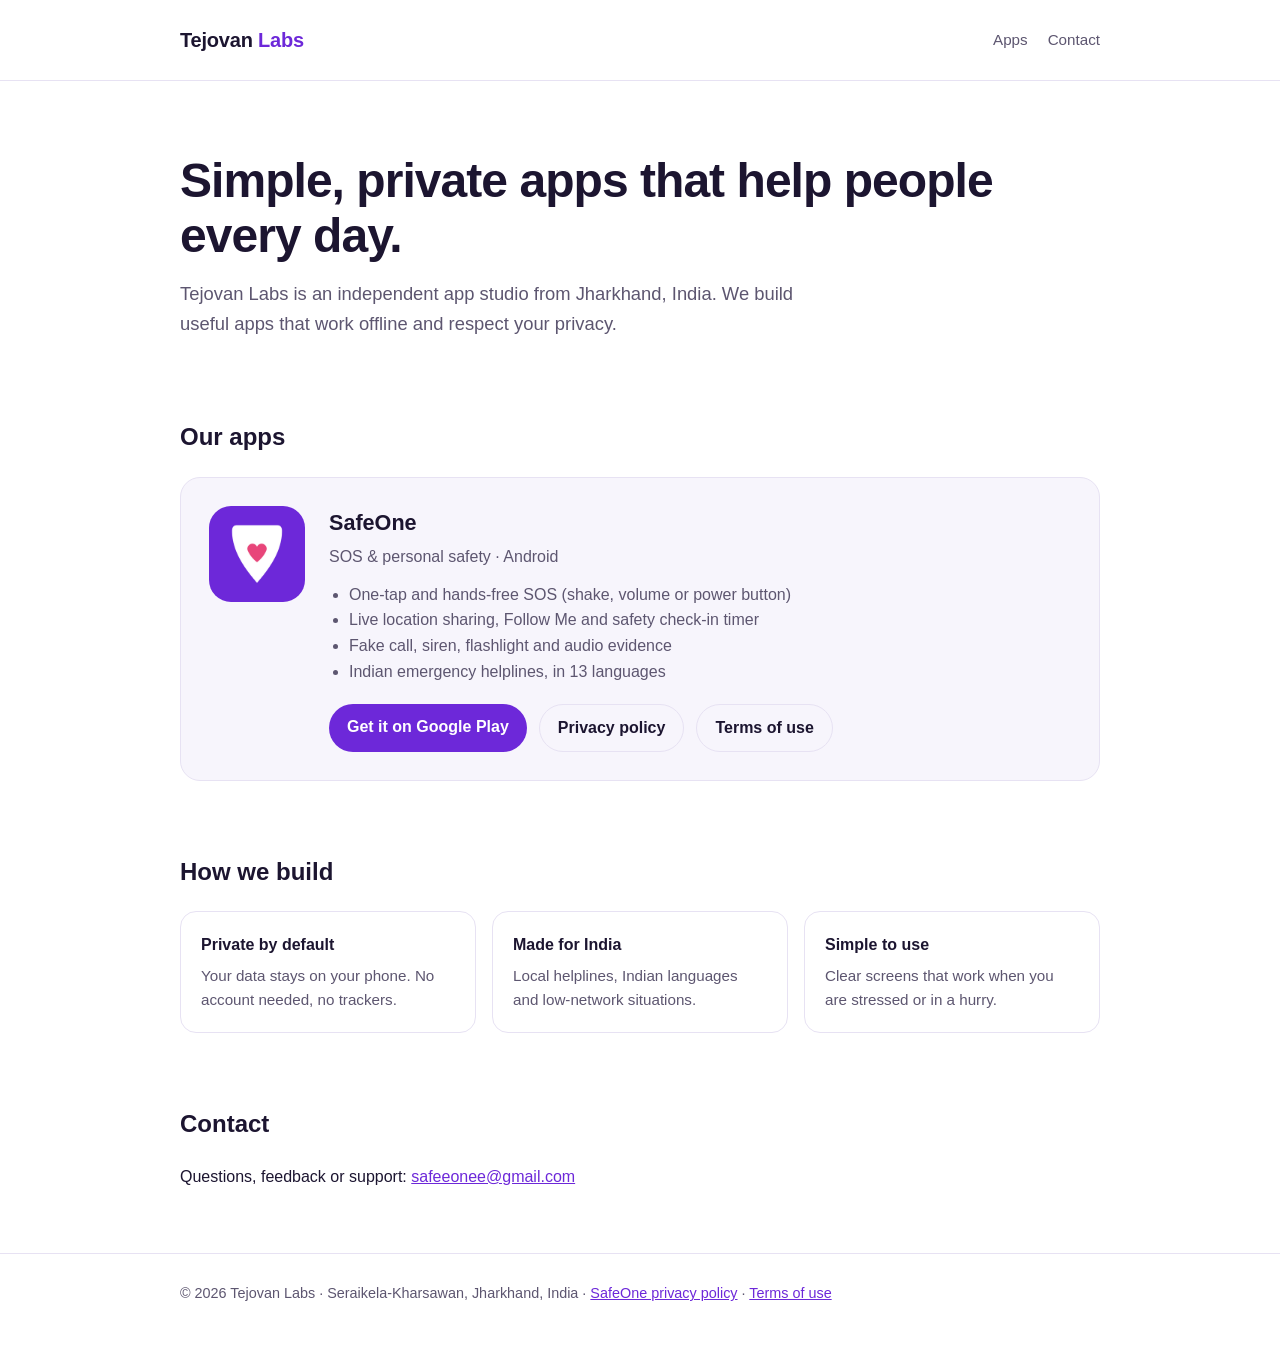
<file: index.html>
<!DOCTYPE html>
<html lang="en">
<head>
<meta charset="utf-8">
<meta name="viewport" content="width=device-width, initial-scale=1">
<title>Tejovan Labs</title>
<meta name="description" content="Tejovan Labs builds simple, private apps that help people every day. Makers of SafeOne, the personal safety app.">
<link rel="icon" href="assets/safeone-icon.png">
<style>
  :root{
    --bg:#ffffff; --surface:#f7f5fc; --text:#1c1530; --muted:#5d5670;
    --brand:#6d28d9; --brand-2:#7c3aed; --line:#e7e2f3; --on-brand:#ffffff;
  }
  @media (prefers-color-scheme: dark){
    :root{
      --bg:#120e1c; --surface:#1d1730; --text:#f2eefb; --muted:#b4abc8;
      --brand:#a78bfa; --brand-2:#8b5cf6; --line:#2e2645; --on-brand:#120e1c;
    }
  }
  *{box-sizing:border-box}
  body{margin:0;background:var(--bg);color:var(--text);
       font-family:-apple-system,Segoe UI,Roboto,Arial,sans-serif;line-height:1.6}
  a{color:var(--brand)}
  .wrap{max-width:960px;margin:0 auto;padding:0 20px}
  header{padding:24px 0;border-bottom:1px solid var(--line)}
  header .wrap{display:flex;align-items:center;justify-content:space-between;gap:16px}
  .logo{font-weight:800;font-size:1.25rem;letter-spacing:-.01em;color:var(--text);text-decoration:none}
  .logo span{color:var(--brand)}
  nav a{margin-left:20px;text-decoration:none;color:var(--muted);font-size:.95rem}
  .hero{padding:72px 0 56px}
  .hero h1{font-size:clamp(2rem,5vw,3rem);line-height:1.15;margin:0 0 16px;letter-spacing:-.02em}
  .hero p{font-size:1.15rem;color:var(--muted);max-width:620px;margin:0}
  h2{font-size:1.5rem;margin:0 0 20px}
  .card{display:flex;gap:24px;align-items:flex-start;background:var(--surface);
        border:1px solid var(--line);border-radius:20px;padding:28px}
  .card img{width:96px;height:96px;border-radius:22px;flex:none}
  .card h3{margin:0 0 4px;font-size:1.35rem}
  .tag{color:var(--muted);margin:0 0 12px}
  .card ul{margin:0 0 20px;padding-left:20px;color:var(--muted)}
  .btns{display:flex;flex-wrap:wrap;gap:12px}
  .btn{display:inline-block;padding:10px 18px;border-radius:999px;text-decoration:none;font-weight:600}
  .btn.primary{background:var(--brand);color:var(--on-brand)}
  .btn.ghost{border:1px solid var(--line);color:var(--text)}
  section{padding:24px 0 48px}
  .values{display:grid;grid-template-columns:repeat(auto-fit,minmax(220px,1fr));gap:16px}
  .values div{border:1px solid var(--line);border-radius:16px;padding:20px}
  .values h4{margin:0 0 6px}
  .values p{margin:0;color:var(--muted);font-size:.95rem}
  footer{border-top:1px solid var(--line);padding:28px 0 40px;color:var(--muted);font-size:.9rem}
  @media (max-width:560px){
    .card{flex-direction:column}
    nav a{margin-left:12px}
  }
</style>
</head>
<body>
<header>
  <div class="wrap">
    <a class="logo" href="./">Tejovan<span> Labs</span></a>
    <nav><a href="#apps">Apps</a><a href="#contact">Contact</a></nav>
  </div>
</header>

<main class="wrap">
  <div class="hero">
    <h1>Simple, private apps that help people every day.</h1>
    <p>Tejovan Labs is an independent app studio from Jharkhand, India. We build
    useful apps that work offline and respect your privacy.</p>
  </div>

  <section id="apps">
    <h2>Our apps</h2>
    <div class="card">
      <img src="assets/safeone-icon.png" alt="SafeOne app icon">
      <div>
        <h3>SafeOne</h3>
        <p class="tag">SOS &amp; personal safety · Android</p>
        <ul>
          <li>One-tap and hands-free SOS (shake, volume or power button)</li>
          <li>Live location sharing, Follow Me and safety check-in timer</li>
          <li>Fake call, siren, flashlight and audio evidence</li>
          <li>Indian emergency helplines, in 13 languages</li>
        </ul>
        <div class="btns">
          <a class="btn primary" href="https://play.google.com/store/apps/details?id=com.safeone.app">Get it on Google Play</a>
          <a class="btn ghost" href="privacy.html">Privacy policy</a>
          <a class="btn ghost" href="terms.html">Terms of use</a>
        </div>
      </div>
    </div>
  </section>

  <section>
    <h2>How we build</h2>
    <div class="values">
      <div><h4>Private by default</h4><p>Your data stays on your phone. No account needed, no trackers.</p></div>
      <div><h4>Made for India</h4><p>Local helplines, Indian languages and low-network situations.</p></div>
      <div><h4>Simple to use</h4><p>Clear screens that work when you are stressed or in a hurry.</p></div>
    </div>
  </section>

  <section id="contact">
    <h2>Contact</h2>
    <p>Questions, feedback or support: <a href="mailto:safeeonee@gmail.com">safeeonee@gmail.com</a></p>
  </section>
</main>

<footer>
  <div class="wrap">© 2026 Tejovan Labs · Seraikela-Kharsawan, Jharkhand, India · <a href="privacy.html">SafeOne privacy policy</a> · <a href="terms.html">Terms of use</a></div>
</footer>
</body>
</html>
</file>
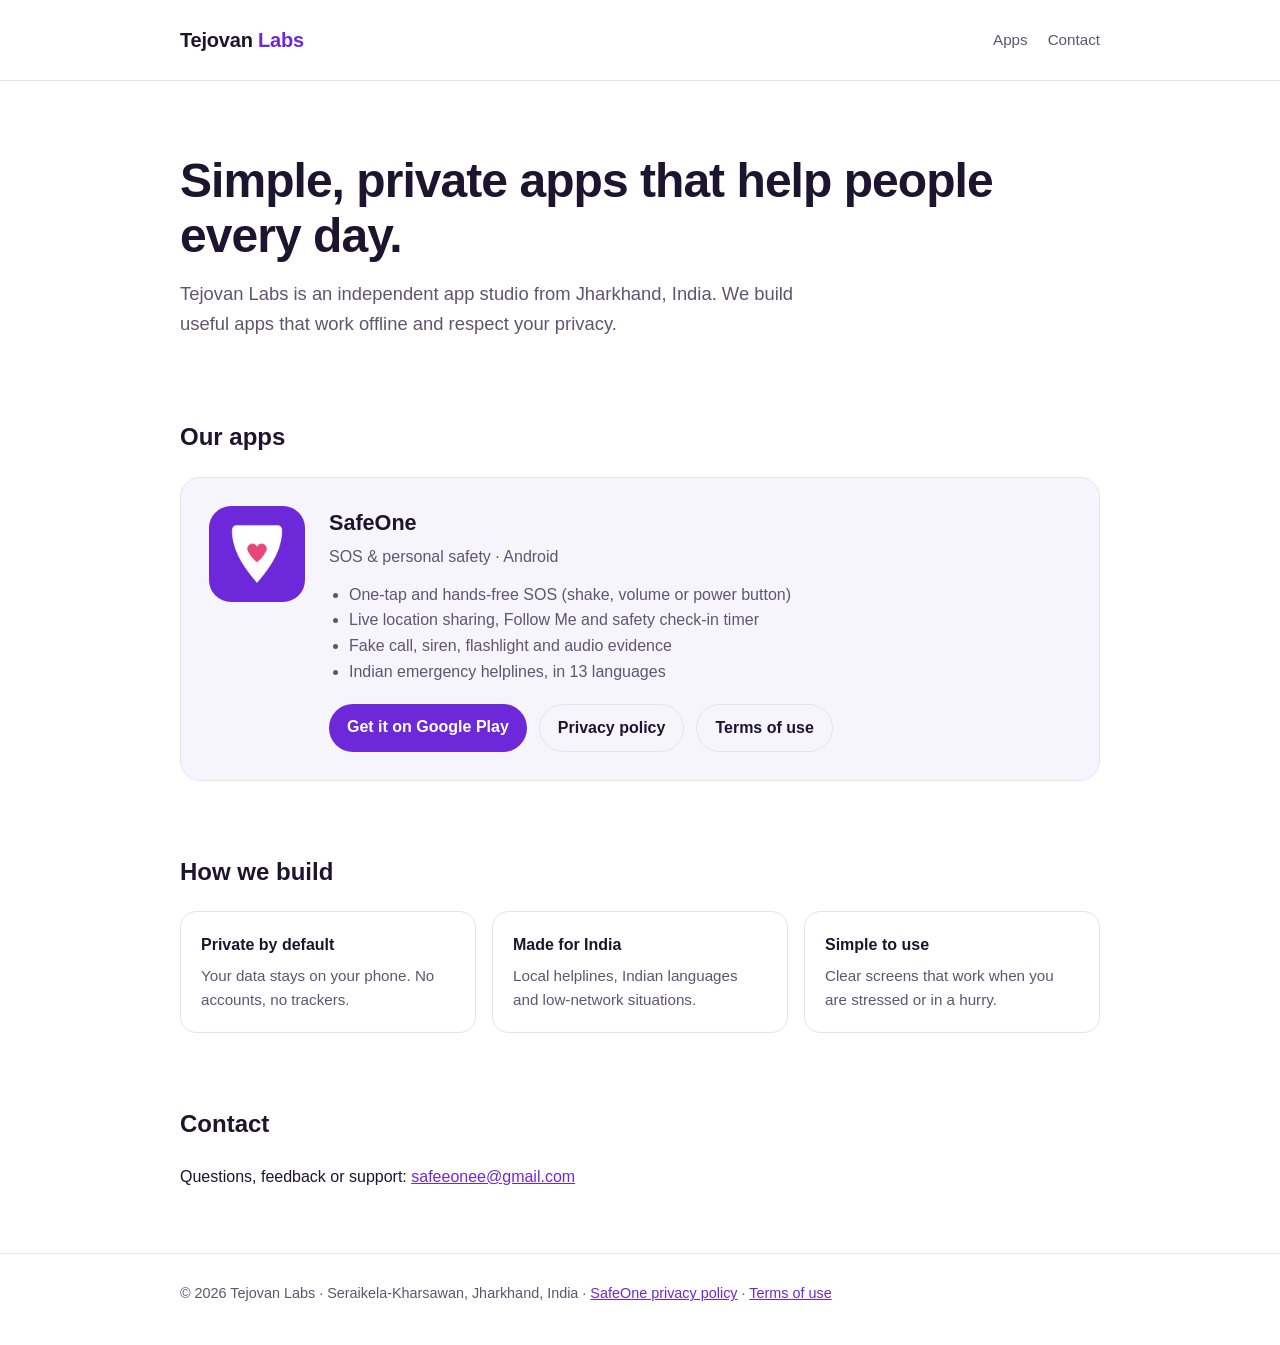
<file: docs/index.html>
<!DOCTYPE html>
<html lang="en">
<head>
<meta charset="utf-8">
<meta name="viewport" content="width=device-width, initial-scale=1">
<title>Tejovan Labs</title>
<meta name="description" content="Tejovan Labs builds simple, private apps that help people every day. Makers of SafeOne, the personal safety app.">
<link rel="icon" href="assets/safeone-icon.png">
<style>
  :root{
    --bg:#ffffff; --surface:#f7f5fc; --text:#1c1530; --muted:#5d5670;
    --brand:#6d28d9; --brand-2:#7c3aed; --line:#e7e2f3; --on-brand:#ffffff;
  }
  @media (prefers-color-scheme: dark){
    :root{
      --bg:#120e1c; --surface:#1d1730; --text:#f2eefb; --muted:#b4abc8;
      --brand:#a78bfa; --brand-2:#8b5cf6; --line:#2e2645; --on-brand:#120e1c;
    }
  }
  *{box-sizing:border-box}
  body{margin:0;background:var(--bg);color:var(--text);
       font-family:-apple-system,Segoe UI,Roboto,Arial,sans-serif;line-height:1.6}
  a{color:var(--brand)}
  .wrap{max-width:960px;margin:0 auto;padding:0 20px}
  header{padding:24px 0;border-bottom:1px solid var(--line)}
  header .wrap{display:flex;align-items:center;justify-content:space-between;gap:16px}
  .logo{font-weight:800;font-size:1.25rem;letter-spacing:-.01em;color:var(--text);text-decoration:none}
  .logo span{color:var(--brand)}
  nav a{margin-left:20px;text-decoration:none;color:var(--muted);font-size:.95rem}
  .hero{padding:72px 0 56px}
  .hero h1{font-size:clamp(2rem,5vw,3rem);line-height:1.15;margin:0 0 16px;letter-spacing:-.02em}
  .hero p{font-size:1.15rem;color:var(--muted);max-width:620px;margin:0}
  h2{font-size:1.5rem;margin:0 0 20px}
  .card{display:flex;gap:24px;align-items:flex-start;background:var(--surface);
        border:1px solid var(--line);border-radius:20px;padding:28px}
  .card img{width:96px;height:96px;border-radius:22px;flex:none}
  .card h3{margin:0 0 4px;font-size:1.35rem}
  .tag{color:var(--muted);margin:0 0 12px}
  .card ul{margin:0 0 20px;padding-left:20px;color:var(--muted)}
  .btns{display:flex;flex-wrap:wrap;gap:12px}
  .btn{display:inline-block;padding:10px 18px;border-radius:999px;text-decoration:none;font-weight:600}
  .btn.primary{background:var(--brand);color:var(--on-brand)}
  .btn.ghost{border:1px solid var(--line);color:var(--text)}
  section{padding:24px 0 48px}
  .values{display:grid;grid-template-columns:repeat(auto-fit,minmax(220px,1fr));gap:16px}
  .values div{border:1px solid var(--line);border-radius:16px;padding:20px}
  .values h4{margin:0 0 6px}
  .values p{margin:0;color:var(--muted);font-size:.95rem}
  footer{border-top:1px solid var(--line);padding:28px 0 40px;color:var(--muted);font-size:.9rem}
  @media (max-width:560px){
    .card{flex-direction:column}
    nav a{margin-left:12px}
  }
</style>
</head>
<body>
<header>
  <div class="wrap">
    <a class="logo" href="./">Tejovan<span> Labs</span></a>
    <nav><a href="#apps">Apps</a><a href="#contact">Contact</a></nav>
  </div>
</header>

<main class="wrap">
  <div class="hero">
    <h1>Simple, private apps that help people every day.</h1>
    <p>Tejovan Labs is an independent app studio from Jharkhand, India. We build
    useful apps that work offline and respect your privacy.</p>
  </div>

  <section id="apps">
    <h2>Our apps</h2>
    <div class="card">
      <img src="assets/safeone-icon.png" alt="SafeOne app icon">
      <div>
        <h3>SafeOne</h3>
        <p class="tag">SOS &amp; personal safety · Android</p>
        <ul>
          <li>One-tap and hands-free SOS (shake, volume or power button)</li>
          <li>Live location sharing, Follow Me and safety check-in timer</li>
          <li>Fake call, siren, flashlight and audio evidence</li>
          <li>Indian emergency helplines, in 13 languages</li>
        </ul>
        <div class="btns">
          <a class="btn primary" href="https://play.google.com/store/apps/details?id=com.safeone.app">Get it on Google Play</a>
          <a class="btn ghost" href="privacy.html">Privacy policy</a>
          <a class="btn ghost" href="terms.html">Terms of use</a>
        </div>
      </div>
    </div>
  </section>

  <section>
    <h2>How we build</h2>
    <div class="values">
      <div><h4>Private by default</h4><p>Your data stays on your phone. No accounts, no trackers.</p></div>
      <div><h4>Made for India</h4><p>Local helplines, Indian languages and low-network situations.</p></div>
      <div><h4>Simple to use</h4><p>Clear screens that work when you are stressed or in a hurry.</p></div>
    </div>
  </section>

  <section id="contact">
    <h2>Contact</h2>
    <p>Questions, feedback or support: <a href="mailto:safeeonee@gmail.com">safeeonee@gmail.com</a></p>
  </section>
</main>

<footer>
  <div class="wrap">© 2026 Tejovan Labs · Seraikela-Kharsawan, Jharkhand, India · <a href="privacy.html">SafeOne privacy policy</a> · <a href="terms.html">Terms of use</a></div>
</footer>
</body>
</html>
</file>
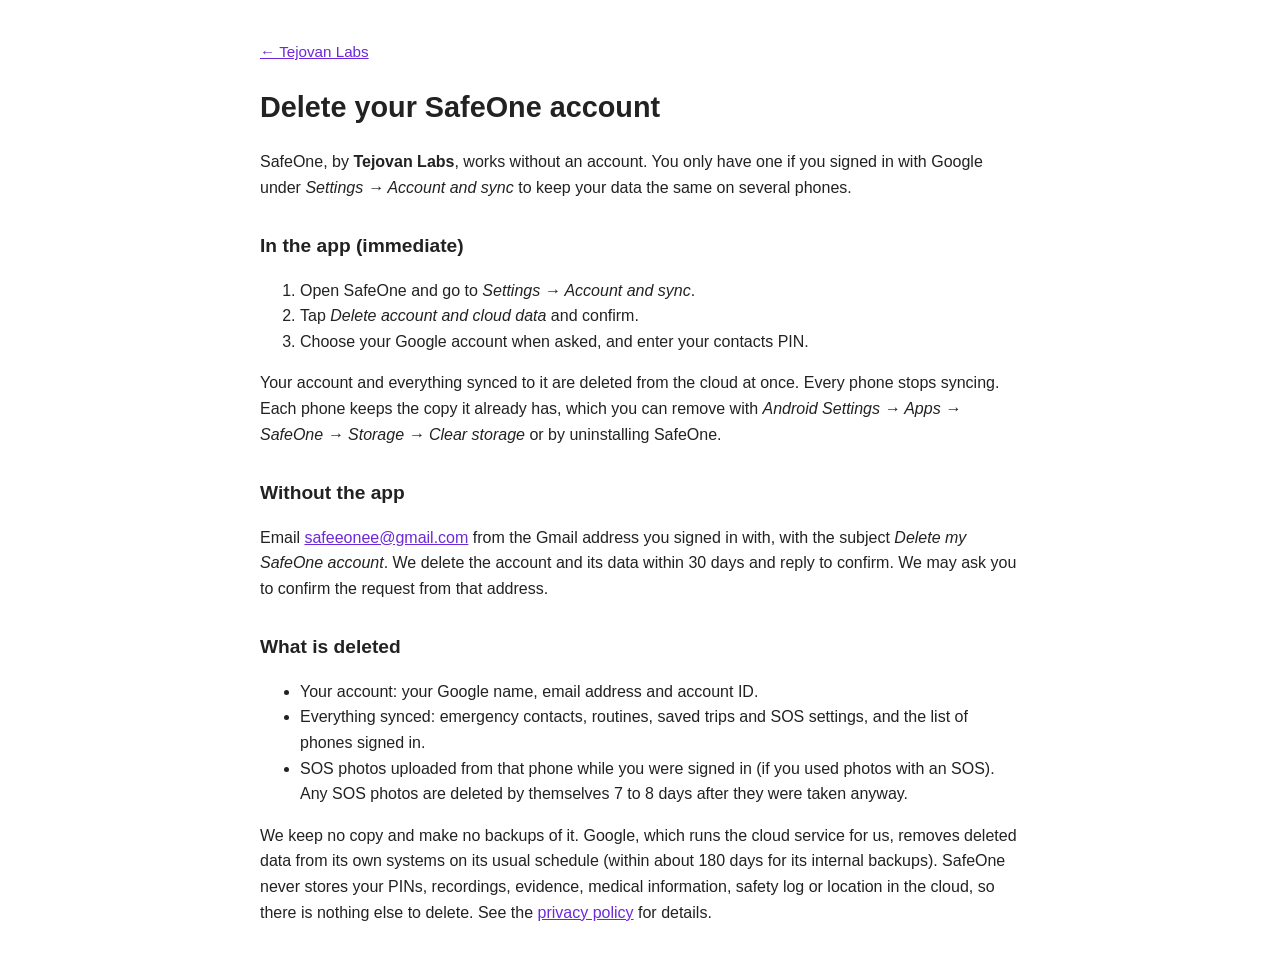
<file: delete-account.html>
<!DOCTYPE html>
<html lang="en">
<head>
<meta charset="utf-8">
<meta name="viewport" content="width=device-width, initial-scale=1">
<title>SafeOne — Delete your account</title>
<meta name="description" content="How to delete your SafeOne account and the data synced to it.">
<style>
  body{font-family:-apple-system,Segoe UI,Roboto,Arial,sans-serif;max-width:760px;
       margin:40px auto;padding:0 20px;line-height:1.6;color:#222;background:#fff}
  h1{font-size:1.8rem} h2{margin-top:1.6em;font-size:1.2rem}
  a{color:#6d28d9}
  .back{font-size:.95rem}
</style>
</head>
<body>
<p class="back"><a href="./">← Tejovan Labs</a></p>
<h1>Delete your SafeOne account</h1>
<p>SafeOne, by <strong>Tejovan Labs</strong>, works without an account. You only
have one if you signed in with Google under <em>Settings → Account and sync</em>
to keep your data the same on several phones.</p>

<h2>In the app (immediate)</h2>
<ol>
<li>Open SafeOne and go to <em>Settings → Account and sync</em>.</li>
<li>Tap <em>Delete account and cloud data</em> and confirm.</li>
<li>Choose your Google account when asked, and enter your contacts PIN.</li>
</ol>
<p>Your account and everything synced to it are deleted from the cloud at once.
Every phone stops syncing. Each phone keeps the copy it already has, which you
can remove with <em>Android Settings → Apps → SafeOne → Storage → Clear
storage</em> or by uninstalling SafeOne.</p>

<h2>Without the app</h2>
<p>Email <a href="mailto:safeeonee@gmail.com?subject=Delete%20my%20SafeOne%20account">safeeonee@gmail.com</a>
from the Gmail address you signed in with, with the subject <em>Delete my SafeOne
account</em>. We delete the account and its data within 30 days and reply to
confirm. We may ask you to confirm the request from that address.</p>

<h2>What is deleted</h2>
<ul>
<li>Your account: your Google name, email address and account ID.</li>
<li>Everything synced: emergency contacts, routines, saved trips and SOS
settings, and the list of phones signed in.</li>
<li>SOS photos uploaded from that phone while you were signed in (if you used
photos with an SOS). Any SOS photos are deleted by themselves 7 to 8 days after
they were taken anyway.</li>
</ul>
<p>We keep no copy and make no backups of it. Google, which runs the cloud
service for us, removes deleted data from its own systems on its usual schedule
(within about 180 days for its internal backups). SafeOne never stores your PINs,
recordings, evidence, medical information, safety log or location in the cloud,
so there is nothing else to delete. See the <a href="privacy.html">privacy
policy</a> for details.</p>
</body>
</html>
</file>
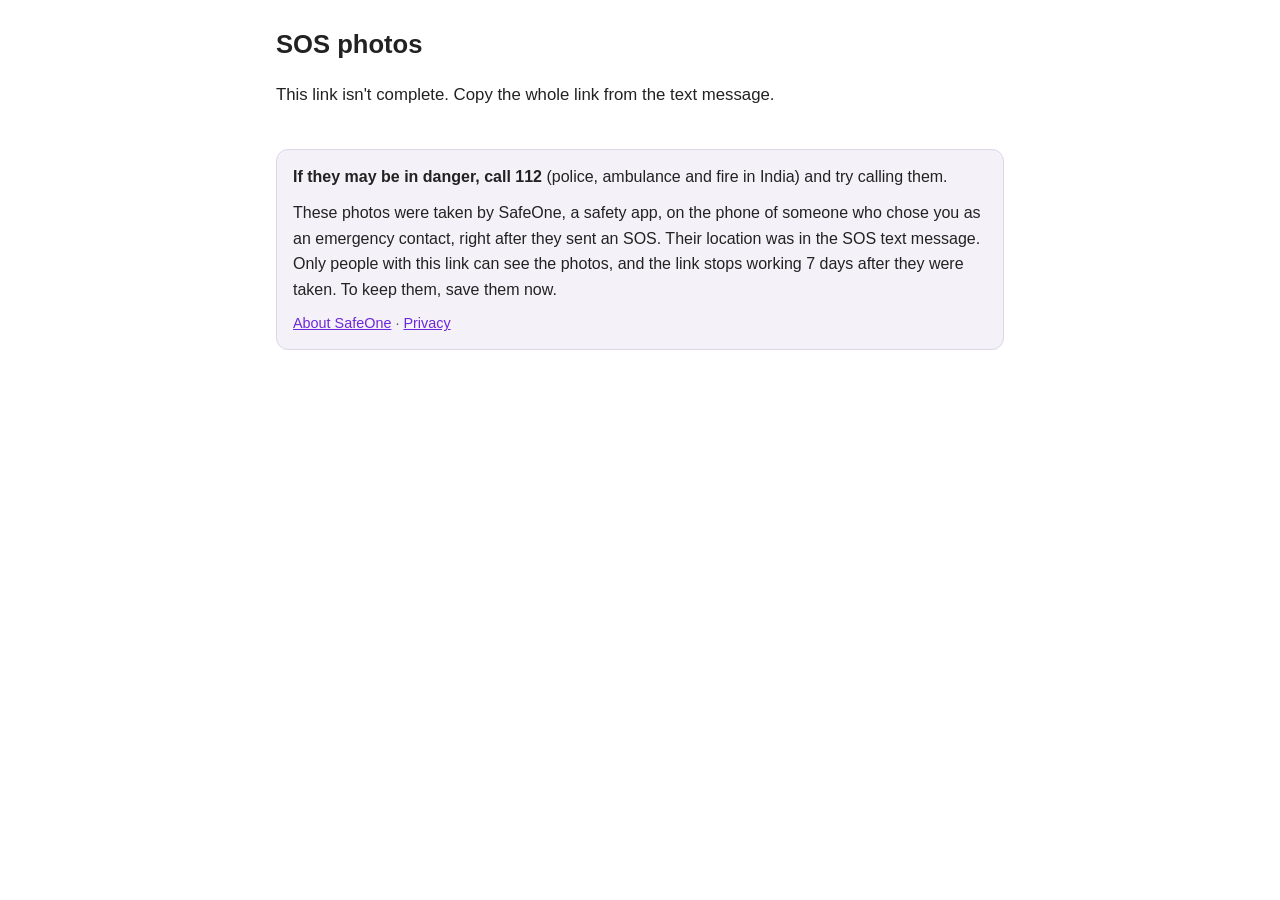
<file: photos.html>
<!DOCTYPE html>
<html lang="en">
<head>
<meta charset="utf-8">
<meta name="viewport" content="width=device-width, initial-scale=1">
<!-- Only this site's script, only the database, no third parties. -->
<meta http-equiv="Content-Security-Policy" content="default-src 'none'; script-src 'self'; style-src 'self'; img-src blob:; connect-src https://firestore.googleapis.com http://127.0.0.1:8080; base-uri 'none'; form-action 'none'">
<meta name="referrer" content="no-referrer">
<meta name="robots" content="noindex, nofollow">
<title>SafeOne — SOS photos</title>
<link rel="stylesheet" href="photos.css">
</head>
<body>
<main>
<h1>SOS photos</h1>
<p id="status" role="status" aria-live="polite">Loading the photos…</p>
<div id="photos"></div>
<p id="retry-wrap" hidden><button id="retry" type="button">Try again</button></p>
<section class="help">
<p><strong>If they may be in danger, call 112</strong> (police, ambulance and
fire in India) and try calling them.</p>
<p>These photos were taken by SafeOne, a safety app, on the phone of someone
who chose you as an emergency contact, right after they sent an SOS. Their
location was in the SOS text message. Only people with this link can see the
photos, and the link stops working 7 days after they were taken. To keep them,
save them now.</p>
<p class="small"><a href="./">About SafeOne</a> · <a href="privacy.html">Privacy</a></p>
</section>
</main>
<script src="photos.js"></script>
</body>
</html>
</file>
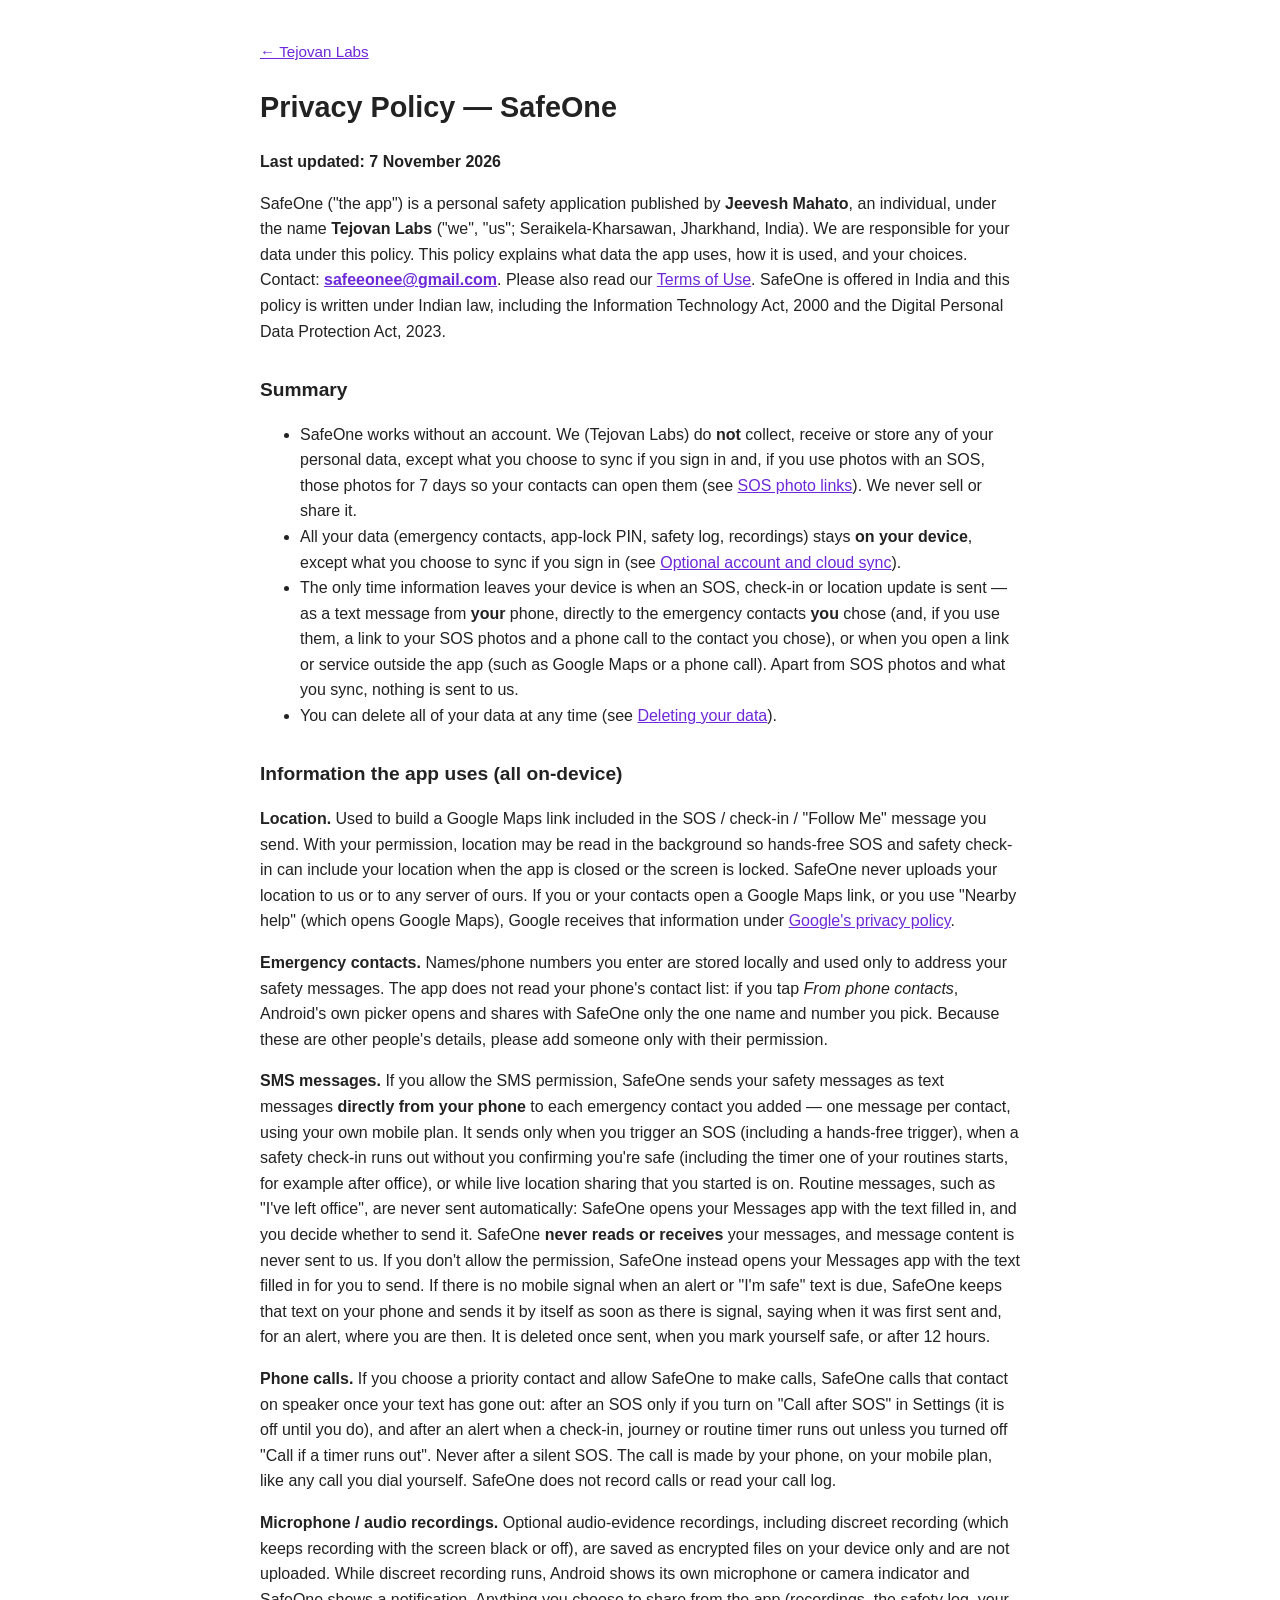
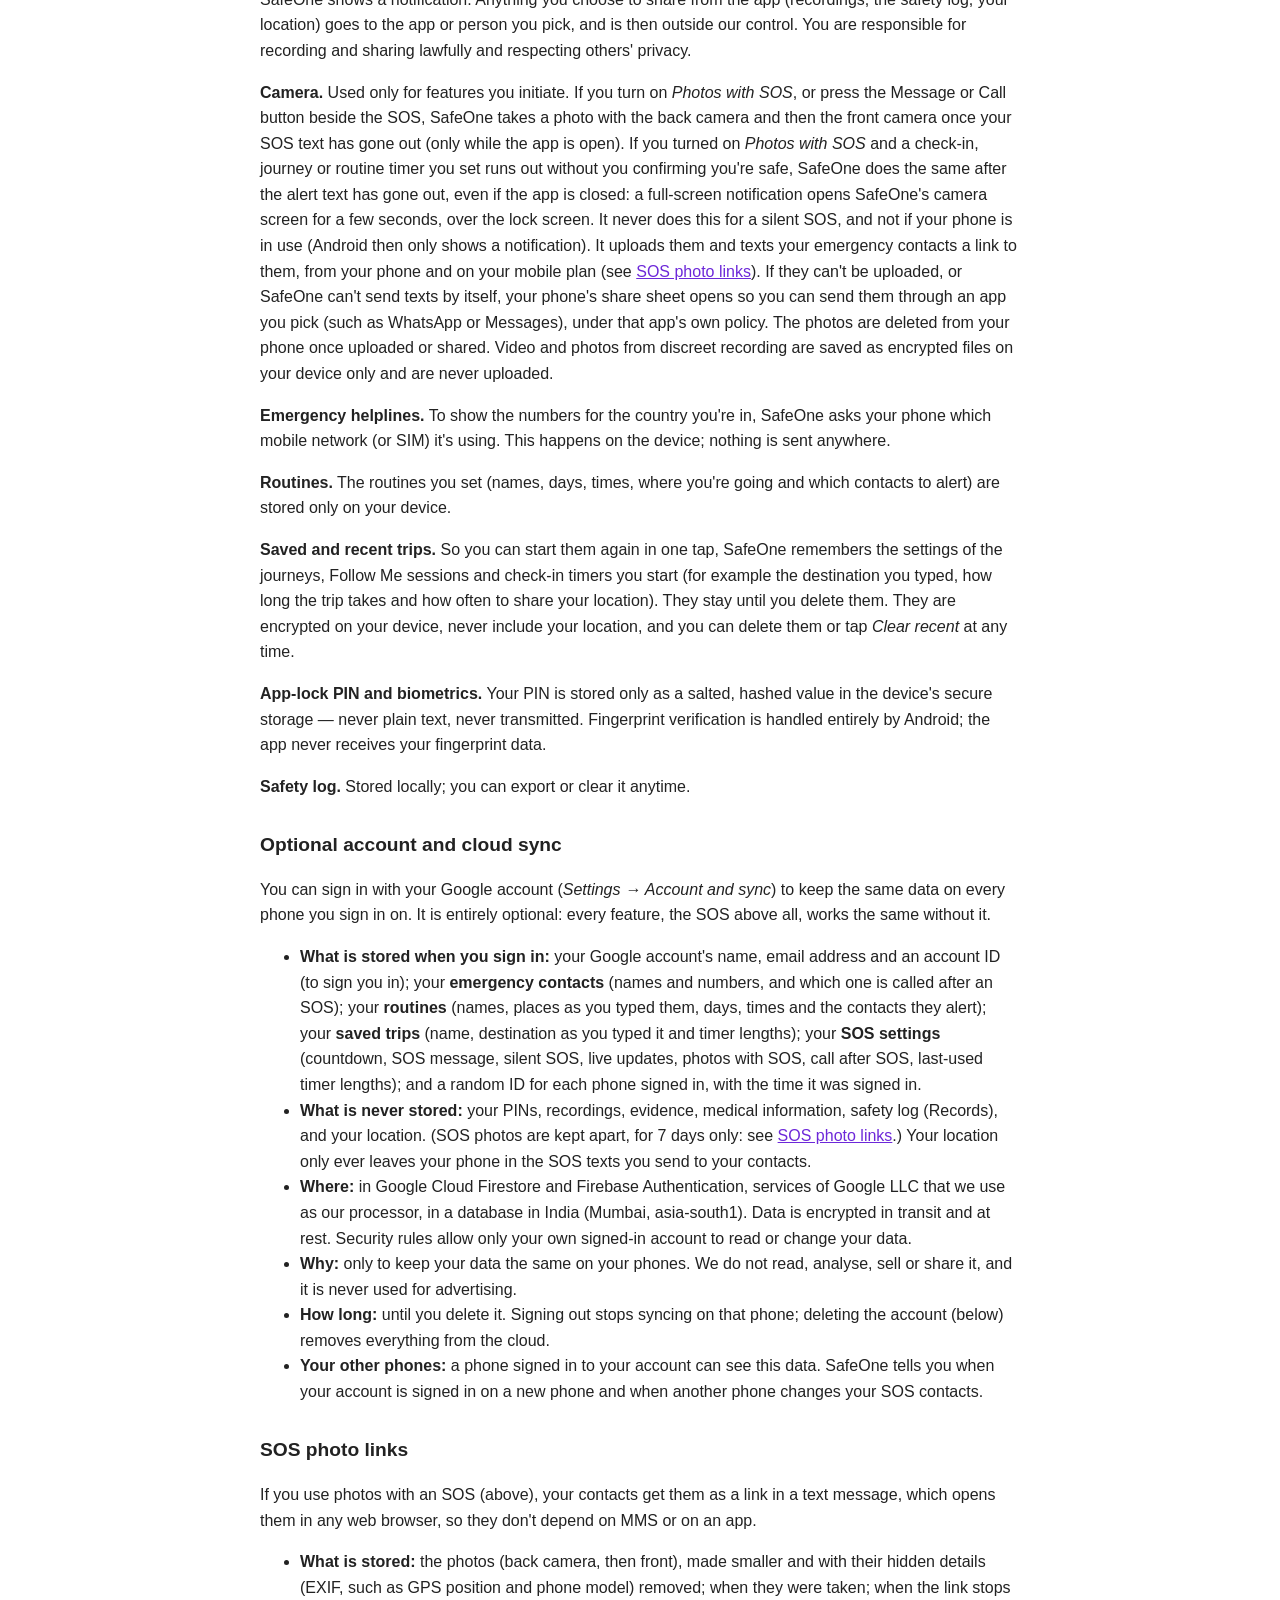
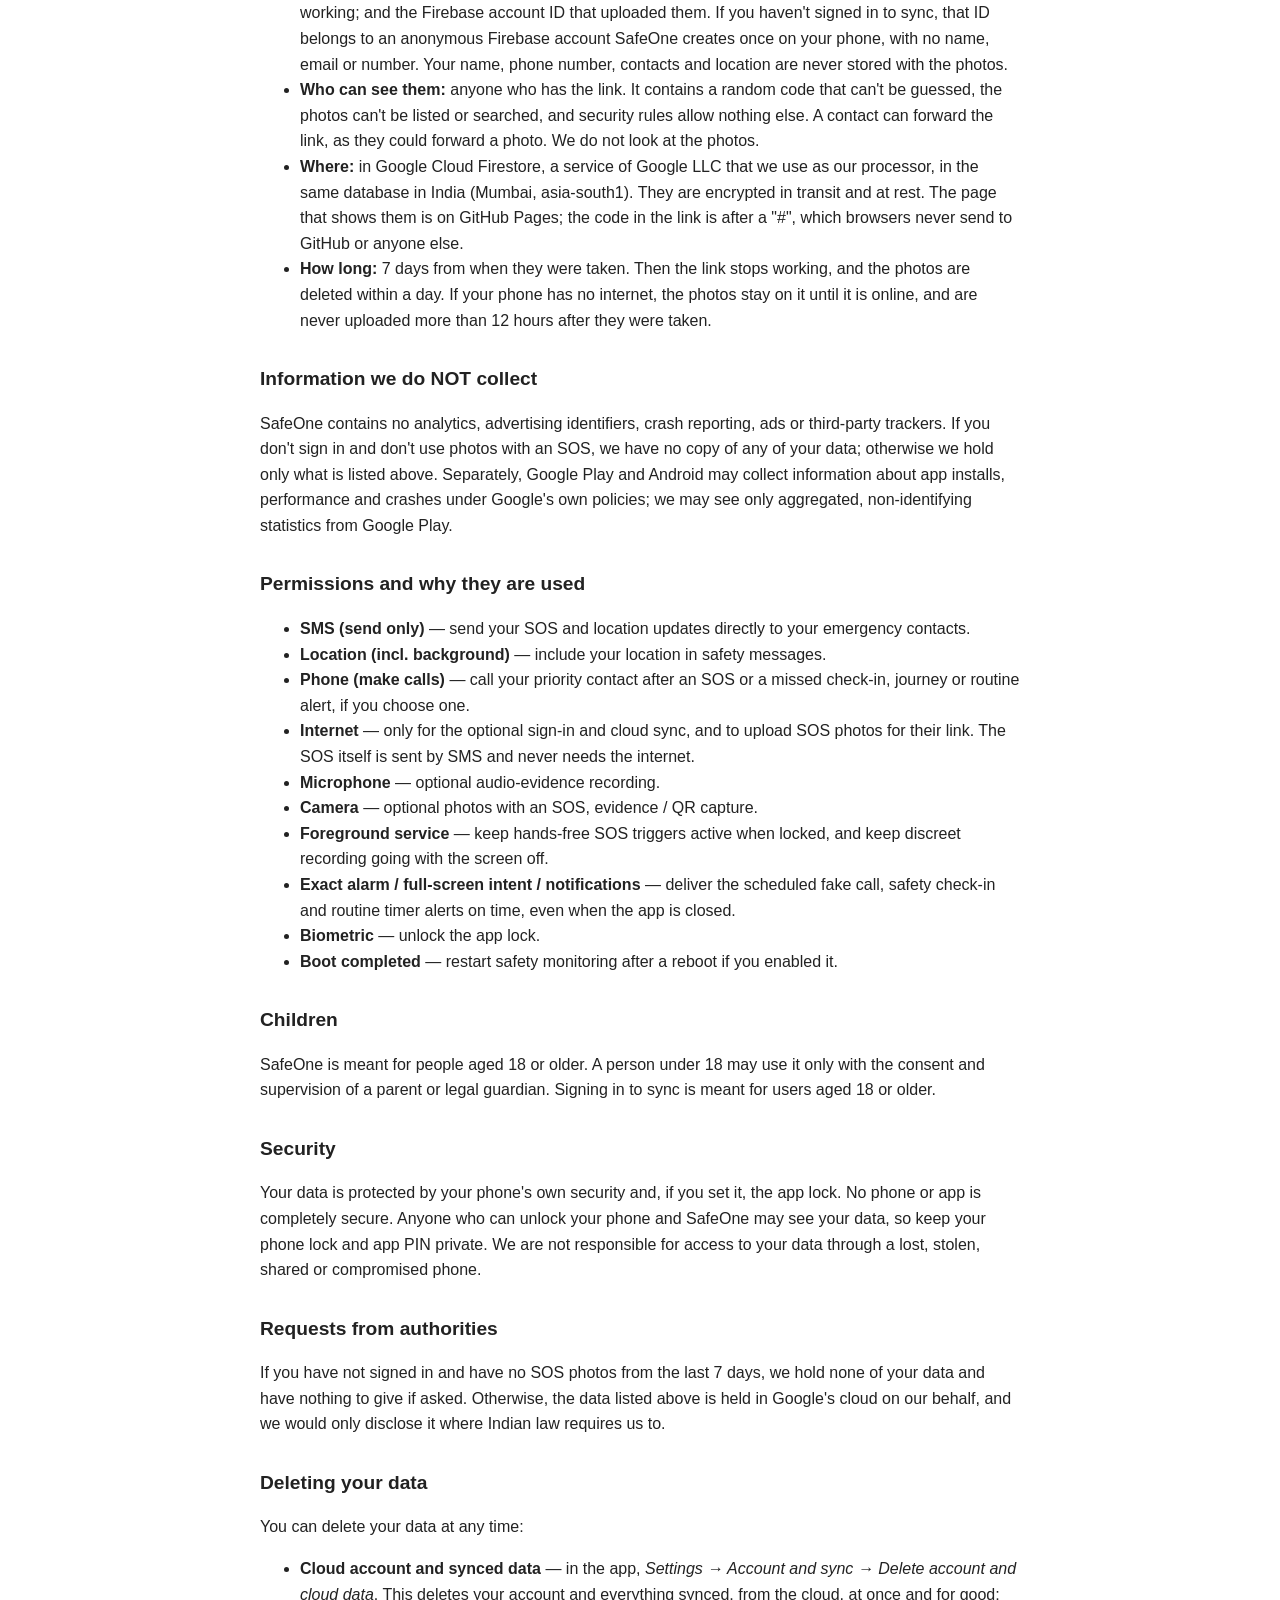
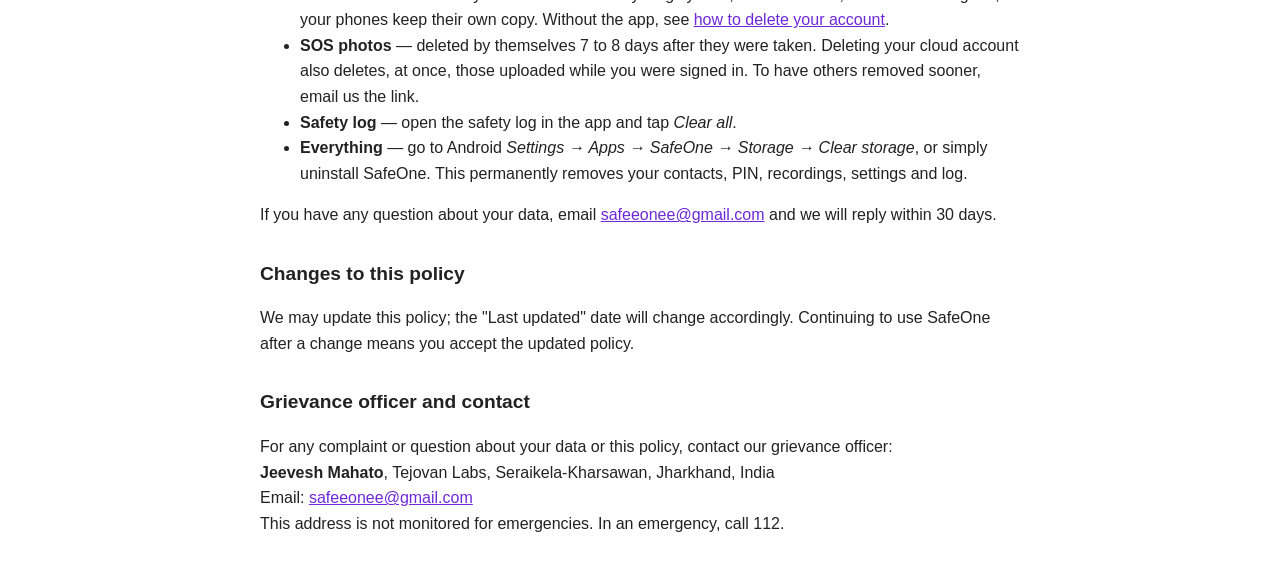
<file: privacy.html>
<!DOCTYPE html>
<html lang="en">
<head>
<meta charset="utf-8">
<meta name="viewport" content="width=device-width, initial-scale=1">
<title>SafeOne — Privacy Policy</title>
<meta name="description" content="Privacy policy for SafeOne, a personal safety app by Tejovan Labs.">
<style>
  body{font-family:-apple-system,Segoe UI,Roboto,Arial,sans-serif;max-width:760px;
       margin:40px auto;padding:0 20px;line-height:1.6;color:#222;background:#fff}
  h1{font-size:1.8rem} h2{margin-top:1.6em;font-size:1.2rem}
  code{background:#f3f3f3;padding:1px 4px;border-radius:3px}
  a{color:#6d28d9}
  .back{font-size:.95rem}
</style>
</head>
<body>
<p class="back"><a href="./">← Tejovan Labs</a></p>
<h1>Privacy Policy — SafeOne</h1>
<p><strong>Last updated: 7 November 2026</strong></p>
<p>SafeOne ("the app") is a personal safety application published by
<strong>Jeevesh Mahato</strong>, an individual, under the name
<strong>Tejovan Labs</strong> ("we", "us"; Seraikela-Kharsawan, Jharkhand, India).
We are responsible for your data under this policy. This policy
explains what data the app uses, how it is used, and your choices.
Contact: <strong><a href="mailto:safeeonee@gmail.com">safeeonee@gmail.com</a></strong>.
Please also read our <a href="terms.html">Terms of Use</a>. SafeOne is offered in
India and this policy is written under Indian law, including the Information
Technology Act, 2000 and the Digital Personal Data Protection Act, 2023.</p>

<h2>Summary</h2>
<ul>
<li>SafeOne works without an account. We (Tejovan Labs) do <strong>not</strong>
collect, receive or store any of your personal data, except what you choose to
sync if you sign in and, if you use photos with an SOS, those photos for 7 days so
your contacts can open them (see <a href="#photos">SOS photo links</a>). We never
sell or share it.</li>
<li>All your data (emergency contacts, app-lock PIN, safety log, recordings)
stays <strong>on your device</strong>, except what you choose to sync if you sign
in (see <a href="#sync">Optional account and cloud sync</a>).</li>
<li>The only time information leaves your device is when an SOS, check-in or
location update is sent — as a text message from <strong>your</strong> phone,
directly to the emergency contacts <strong>you</strong> chose (and, if you use
them, a link to your SOS photos and a phone call to the contact you chose), or
when you open a link or service outside the app (such as Google Maps or a phone
call). Apart from SOS photos and what you sync, nothing is sent to us.</li>
<li>You can delete all of your data at any time (see
<a href="#deletion">Deleting your data</a>).</li>
</ul>

<h2>Information the app uses (all on-device)</h2>
<p><strong>Location.</strong> Used to build a Google Maps link included in the
SOS / check-in / "Follow Me" message you send. With your permission, location may
be read in the background so hands-free SOS and safety check-in can include your
location when the app is closed or the screen is locked. SafeOne never uploads
your location to us or to any server of ours. If you or your contacts open a
Google Maps link, or you use "Nearby help" (which opens Google Maps), Google
receives that information under
<a href="https://policies.google.com/privacy">Google's privacy policy</a>.</p>
<p><strong>Emergency contacts.</strong> Names/phone numbers you enter are stored
locally and used only to address your safety messages. The app does not read
your phone's contact list: if you tap <em>From phone contacts</em>,
Android's own picker opens and shares with SafeOne only the one name and number
you pick. Because these are other people's details, please add
someone only with their permission.</p>
<p><strong>SMS messages.</strong> If you allow the SMS permission, SafeOne sends
your safety messages as text messages <strong>directly from your phone</strong>
to each emergency contact you added — one message per contact, using your own
mobile plan. It sends only when you trigger an SOS (including a hands-free
trigger), when a safety check-in runs out without you confirming you're safe
(including the timer one of your routines starts, for example after office), or
while live location sharing that you started is on. Routine messages, such as
"I've left office", are never sent automatically: SafeOne opens your Messages
app with the text filled in, and you decide whether to send it. SafeOne
<strong>never reads or receives</strong> your messages, and message content is
never sent to us. If you don't allow the permission, SafeOne instead opens your
Messages app with the text filled in for you to send. If there is no mobile
signal when an alert or "I'm safe" text is due, SafeOne keeps that text on your
phone and sends it by itself as soon as there is signal, saying when it was
first sent and, for an alert, where you are then. It is deleted once sent, when
you mark yourself safe, or after 12 hours.</p>
<p><strong>Phone calls.</strong> If you choose a priority contact and allow
SafeOne to make calls, SafeOne calls that contact on speaker once your text has
gone out: after an SOS only if you turn on "Call after SOS" in Settings (it is
off until you do), and after an alert when a check-in, journey or routine timer
runs out unless you turned off "Call if a timer runs out". Never after a
silent SOS. The call is made by
your phone, on your mobile plan, like any call you dial yourself. SafeOne does
not record calls or read your call log.</p>
<p><strong>Microphone / audio recordings.</strong> Optional audio-evidence
recordings, including discreet recording (which keeps recording with the screen
black or off), are saved as encrypted files on your device only and are not
uploaded. While discreet recording runs, Android shows its own microphone or
camera indicator and SafeOne shows a notification. Anything
you choose to share from the app (recordings, the safety log, your location) goes
to the app or person you pick, and is then outside our control. You are
responsible for recording and sharing lawfully and respecting others'
privacy.</p>
<p><strong>Camera.</strong> Used only for features you initiate. If you turn on
<em>Photos with SOS</em>, or press the Message or Call button beside the SOS,
SafeOne takes a photo with the back camera and then the front camera once your
SOS text has gone out (only while the app is open). If you turned on
<em>Photos with SOS</em> and a check-in, journey or routine timer you set runs
out without you confirming you're safe, SafeOne does the same after the alert
text has gone out, even if the app is closed: a full-screen notification opens
SafeOne's camera screen for a few seconds, over the lock screen. It never does
this for a silent SOS, and not if your phone is in use (Android then only shows
a notification). It uploads them and texts
your emergency contacts a link to them, from your phone and on your mobile plan
(see <a href="#photos">SOS photo links</a>). If they can't be uploaded, or
SafeOne can't send texts by itself, your phone's share sheet opens so you can
send them through an app you pick (such as WhatsApp or Messages), under that
app's own policy. The photos are deleted from your phone once uploaded or
shared. Video and photos from discreet recording are saved as encrypted files on
your device only and are never uploaded.</p>
<p><strong>Emergency helplines.</strong> To show the numbers for the country
you're in, SafeOne asks your phone which mobile network (or SIM) it's using.
This happens on the device; nothing is sent anywhere.</p>

<p><strong>Routines.</strong> The routines you set (names, days, times, where
you're going and which contacts to alert) are stored only on your device.</p>

<p><strong>Saved and recent trips.</strong> So you can start them again in one
tap, SafeOne remembers the settings of the journeys, Follow Me sessions and
check-in timers you start (for example the destination you typed, how long the
trip takes and how often to share your location). They stay until you delete them. They are encrypted on your device, never include your
location, and you can delete them or tap <em>Clear recent</em> at any time.</p>
<p><strong>App-lock PIN and biometrics.</strong> Your PIN is stored only as a
salted, hashed value in the device's secure storage — never plain text, never
transmitted. Fingerprint verification is handled entirely by Android; the app
never receives your fingerprint data.</p>
<p><strong>Safety log.</strong> Stored locally; you can export or clear it anytime.</p>

<h2 id="sync">Optional account and cloud sync</h2>
<p>You can sign in with your Google account (<em>Settings → Account and sync</em>)
to keep the same data on every phone you sign in on. It is entirely optional:
every feature, the SOS above all, works the same without it.</p>
<ul>
<li><strong>What is stored when you sign in:</strong> your Google account's name,
email address and an account ID (to sign you in); your <strong>emergency
contacts</strong> (names and numbers, and which one is called after an SOS); your
<strong>routines</strong> (names, places as you typed them, days, times and the
contacts they alert); your <strong>saved trips</strong> (name, destination as you
typed it and timer lengths); your <strong>SOS settings</strong> (countdown, SOS
message, silent SOS, live updates, photos with SOS, call after SOS, last-used
timer lengths); and a random ID for each phone signed in, with the time it was
signed in.</li>
<li><strong>What is never stored:</strong> your PINs, recordings, evidence,
medical information, safety log (Records), and your location. (SOS photos are
kept apart, for 7 days only: see <a href="#photos">SOS photo links</a>.) Your
location only ever leaves your phone in the SOS texts you send to your
contacts.</li>
<li><strong>Where:</strong> in Google Cloud Firestore and Firebase Authentication,
services of Google LLC that we use as our processor, in a database in India
(Mumbai, asia-south1). Data is encrypted in transit and at rest. Security rules
allow only your own signed-in account to read or change your data.</li>
<li><strong>Why:</strong> only to keep your data the same on your phones. We do
not read, analyse, sell or share it, and it is never used for advertising.</li>
<li><strong>How long:</strong> until you delete it. Signing out stops syncing on
that phone; deleting the account (below) removes everything from the cloud.</li>
<li><strong>Your other phones:</strong> a phone signed in to your account can see
this data. SafeOne tells you when your account is signed in on a new phone and
when another phone changes your SOS contacts.</li>
</ul>

<h2 id="photos">SOS photo links</h2>
<p>If you use photos with an SOS (above), your contacts get them as a link in a
text message, which opens them in any web browser, so they don't depend on MMS
or on an app.</p>
<ul>
<li><strong>What is stored:</strong> the photos (back camera, then front),
made smaller and with their hidden details (EXIF, such as GPS position and phone
model) removed; when they were taken; when the link stops working; and the
Firebase account ID that uploaded them. If you haven't signed in to sync, that ID
belongs to an anonymous Firebase account SafeOne creates once on your phone,
with no name, email or number. Your name, phone number, contacts and location
are never stored with the photos.</li>
<li><strong>Who can see them:</strong> anyone who has the link. It contains a
random code that can't be guessed, the photos can't be listed or searched, and
security rules allow nothing else. A contact can forward the link, as they could
forward a photo. We do not look at the photos.</li>
<li><strong>Where:</strong> in Google Cloud Firestore, a service of Google LLC
that we use as our processor, in the same database in India (Mumbai,
asia-south1). They are encrypted in transit and at rest. The page that shows
them is on GitHub Pages; the code in the link is after a "#", which browsers
never send to GitHub or anyone else.</li>
<li><strong>How long:</strong> 7 days from when they were taken. Then the link
stops working, and the photos are deleted within a day. If your phone has no internet, the
photos stay on it until it is online, and are never uploaded more than 12 hours
after they were taken.</li>
</ul>

<h2>Information we do NOT collect</h2>
<p>SafeOne contains no analytics, advertising identifiers, crash reporting, ads or
third-party trackers. If you don't sign in and don't use photos with an SOS, we
have no copy of any of your data; otherwise we hold only what is listed above. Separately, Google Play and Android may collect information about app
installs, performance and crashes under Google's own policies; we may see only
aggregated, non-identifying statistics from Google Play.</p>

<h2>Permissions and why they are used</h2>
<ul>
<li><strong>SMS (send only)</strong> — send your SOS and location updates directly to your emergency contacts.</li>
<li><strong>Location (incl. background)</strong> — include your location in safety messages.</li>
<li><strong>Phone (make calls)</strong> — call your priority contact after an SOS or a missed check-in, journey or routine alert, if you choose one.</li>
<li><strong>Internet</strong> — only for the optional sign-in and cloud sync, and to upload SOS photos for their link. The SOS itself is sent by SMS and never needs the internet.</li>
<li><strong>Microphone</strong> — optional audio-evidence recording.</li>
<li><strong>Camera</strong> — optional photos with an SOS, evidence / QR capture.</li>
<li><strong>Foreground service</strong> — keep hands-free SOS triggers active when locked, and keep discreet recording going with the screen off.</li>
<li><strong>Exact alarm / full-screen intent / notifications</strong> — deliver the
scheduled fake call, safety check-in and routine timer alerts on time, even when
the app is closed.</li>
<li><strong>Biometric</strong> — unlock the app lock.</li>
<li><strong>Boot completed</strong> — restart safety monitoring after a reboot if you enabled it.</li>
</ul>

<h2>Children</h2>
<p>SafeOne is meant for people aged 18 or older. A person under 18 may use it only
with the consent and supervision of a parent or legal guardian. Signing in to sync
is meant for users aged 18 or older.</p>

<h2>Security</h2>
<p>Your data is protected by your phone's own security and, if you set it, the app
lock. No phone or app is completely secure. Anyone who can unlock your phone and
SafeOne may see your data, so keep your phone lock and app PIN private. We are not
responsible for access to your data through a lost, stolen, shared or compromised
phone.</p>

<h2>Requests from authorities</h2>
<p>If you have not signed in and have no SOS photos from the last 7 days, we hold
none of your data and have nothing to give if asked. Otherwise, the data listed
above is held in Google's cloud on our behalf, and we would only disclose it
where Indian law requires us to.</p>

<h2 id="deletion">Deleting your data</h2>
<p>You can delete your data at any time:</p>
<ul>
<li><strong>Cloud account and synced data</strong> — in the app, <em>Settings →
Account and sync → Delete account and cloud data</em>. This deletes your account
and everything synced, from the cloud, at once and for good; your phones keep
their own copy. Without the app, see <a href="delete-account.html">how to delete
your account</a>.</li>
<li><strong>SOS photos</strong> — deleted by themselves 7 to 8 days after they
were taken. Deleting your cloud account also deletes, at once, those uploaded while you
were signed in. To have others removed sooner, email us the link.</li>
<li><strong>Safety log</strong> — open the safety log in the app and tap <em>Clear all</em>.</li>
<li><strong>Everything</strong> — go to Android <em>Settings → Apps → SafeOne → Storage →
Clear storage</em>, or simply uninstall SafeOne. This permanently removes your
contacts, PIN, recordings, settings and log.</li>
</ul>
<p>If you have any question about your data, email
<a href="mailto:safeeonee@gmail.com">safeeonee@gmail.com</a> and we will
reply within 30 days.</p>

<h2>Changes to this policy</h2>
<p>We may update this policy; the "Last updated" date will change accordingly.
Continuing to use SafeOne after a change means you accept the updated policy.</p>

<h2>Grievance officer and contact</h2>
<p>For any complaint or question about your data or this policy, contact our
grievance officer:<br>
<strong>Jeevesh Mahato</strong>, Tejovan Labs, Seraikela-Kharsawan, Jharkhand, India<br>
Email: <a href="mailto:safeeonee@gmail.com">safeeonee@gmail.com</a><br>
This address is not monitored for emergencies. In an emergency, call 112.</p>
</body>
</html>
</file>
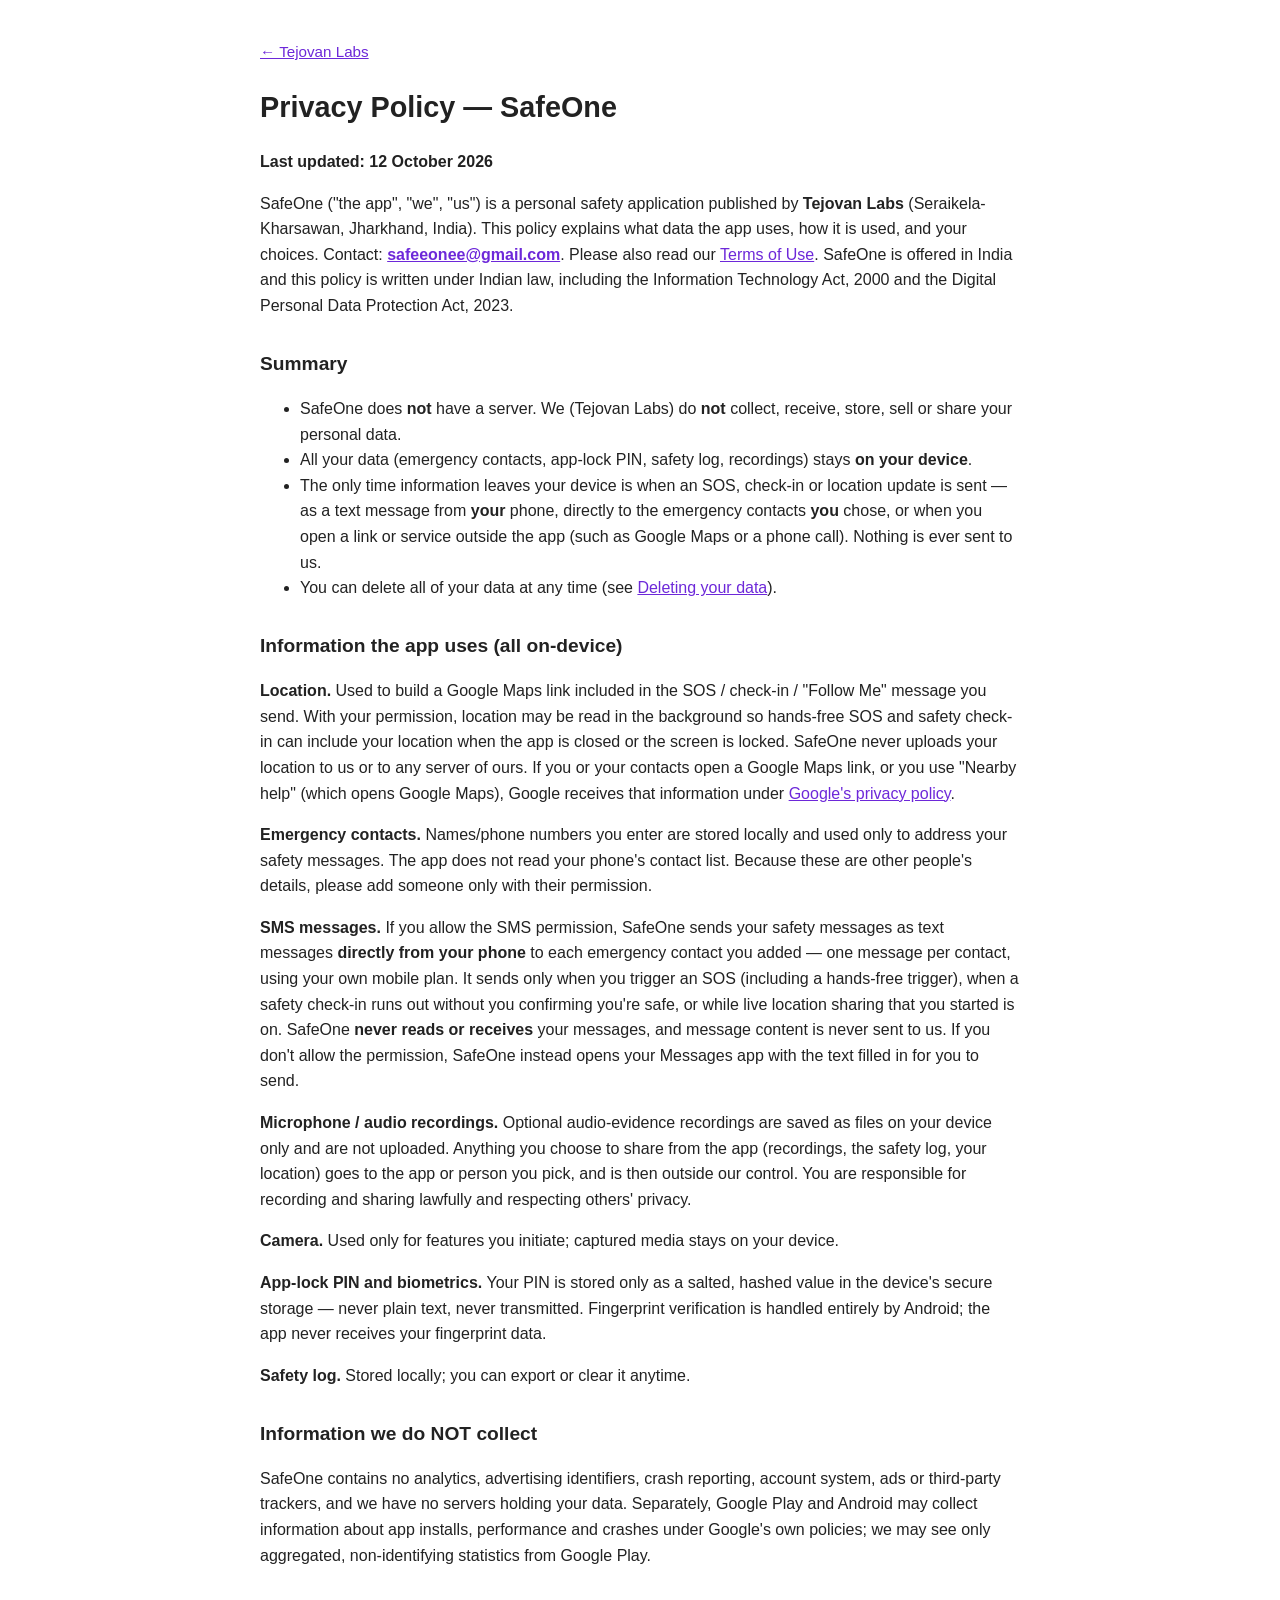
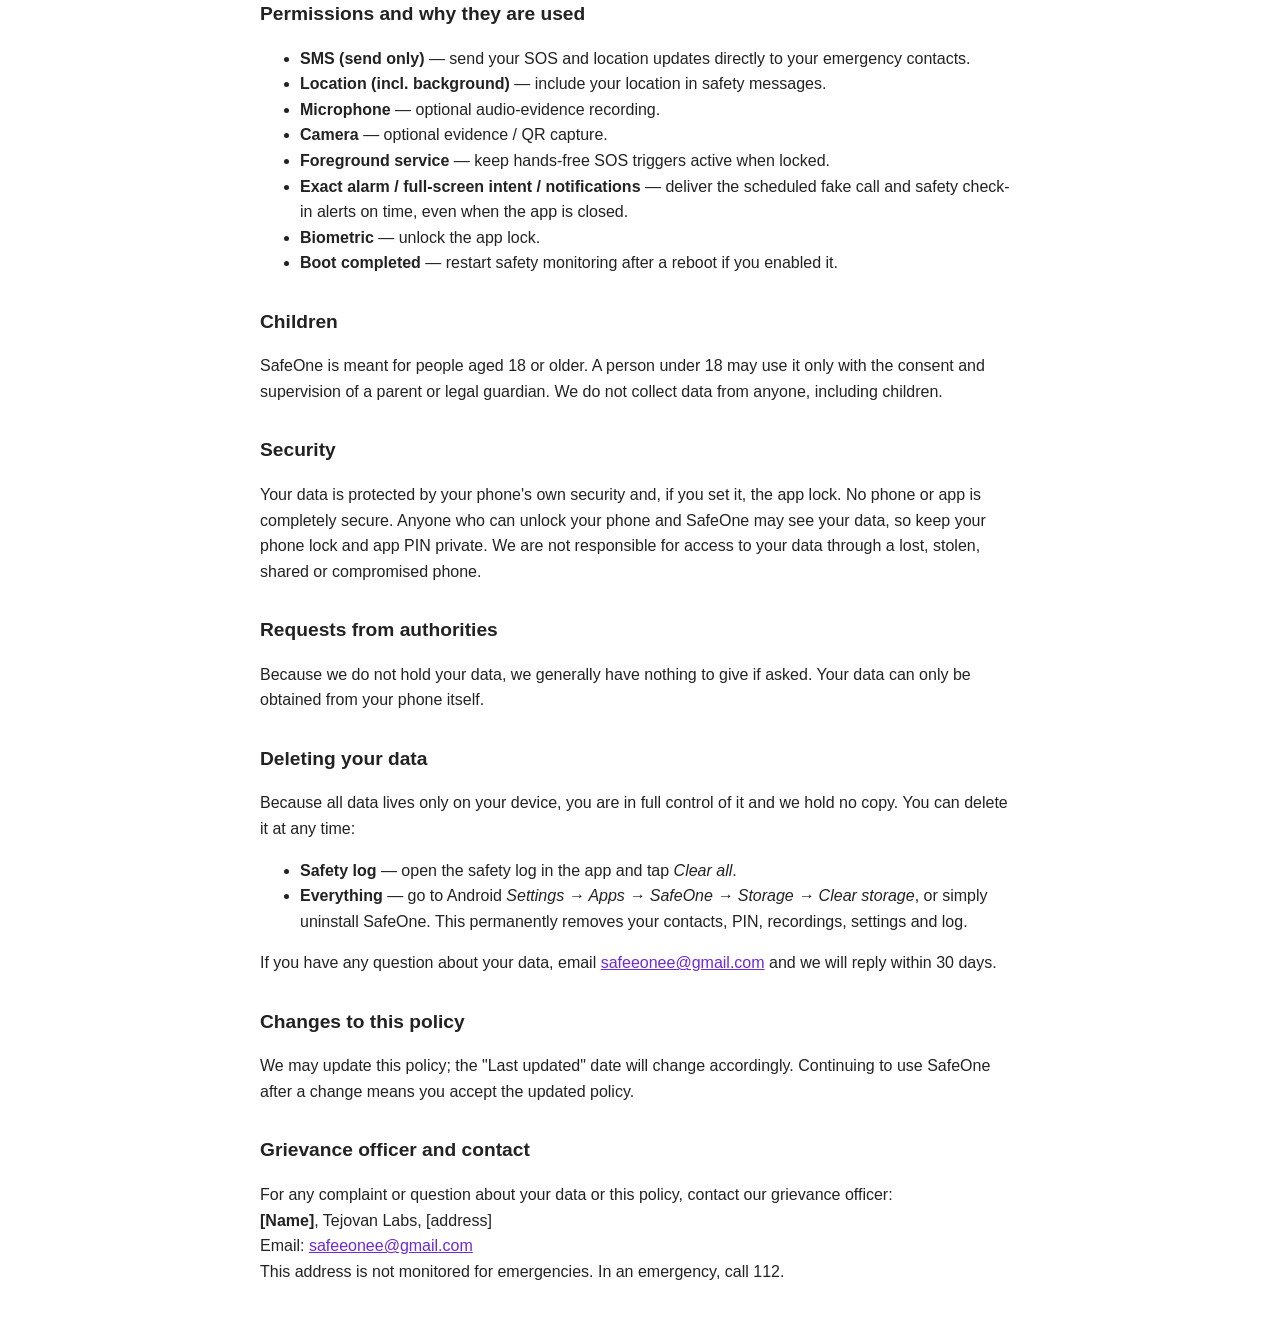
<file: privacy_policy.html>
<!DOCTYPE html>
<html lang="en">
<head>
<meta charset="utf-8">
<meta name="viewport" content="width=device-width, initial-scale=1">
<title>SafeOne — Privacy Policy</title>
<meta name="description" content="Privacy policy for SafeOne, a personal safety app by Tejovan Labs.">
<style>
  body{font-family:-apple-system,Segoe UI,Roboto,Arial,sans-serif;max-width:760px;
       margin:40px auto;padding:0 20px;line-height:1.6;color:#222;background:#fff}
  h1{font-size:1.8rem} h2{margin-top:1.6em;font-size:1.2rem}
  code{background:#f3f3f3;padding:1px 4px;border-radius:3px}
  a{color:#6d28d9}
  .back{font-size:.95rem}
</style>
</head>
<body>
<p class="back"><a href="./">← Tejovan Labs</a></p>
<h1>Privacy Policy — SafeOne</h1>
<p><strong>Last updated: 12 October 2026</strong></p>
<p>SafeOne ("the app", "we", "us") is a personal safety application published by
<strong>Tejovan Labs</strong> (Seraikela-Kharsawan, Jharkhand, India). This policy
explains what data the app uses, how it is used, and your choices.
Contact: <strong><a href="mailto:safeeonee@gmail.com">safeeonee@gmail.com</a></strong>.
Please also read our <a href="terms.html">Terms of Use</a>. SafeOne is offered in
India and this policy is written under Indian law, including the Information
Technology Act, 2000 and the Digital Personal Data Protection Act, 2023.</p>

<h2>Summary</h2>
<ul>
<li>SafeOne does <strong>not</strong> have a server. We (Tejovan Labs) do
<strong>not</strong> collect, receive, store, sell or share your personal data.</li>
<li>All your data (emergency contacts, app-lock PIN, safety log, recordings)
stays <strong>on your device</strong>.</li>
<li>The only time information leaves your device is when an SOS, check-in or
location update is sent — as a text message from <strong>your</strong> phone,
directly to the emergency contacts <strong>you</strong> chose, or when you open
a link or service outside the app (such as Google Maps or a phone call). Nothing is
ever sent to us.</li>
<li>You can delete all of your data at any time (see
<a href="#deletion">Deleting your data</a>).</li>
</ul>

<h2>Information the app uses (all on-device)</h2>
<p><strong>Location.</strong> Used to build a Google Maps link included in the
SOS / check-in / "Follow Me" message you send. With your permission, location may
be read in the background so hands-free SOS and safety check-in can include your
location when the app is closed or the screen is locked. SafeOne never uploads
your location to us or to any server of ours. If you or your contacts open a
Google Maps link, or you use "Nearby help" (which opens Google Maps), Google
receives that information under
<a href="https://policies.google.com/privacy">Google's privacy policy</a>.</p>
<p><strong>Emergency contacts.</strong> Names/phone numbers you enter are stored
locally and used only to address your safety messages. The app does not read
your phone's contact list. Because these are other people's details, please add
someone only with their permission.</p>
<p><strong>SMS messages.</strong> If you allow the SMS permission, SafeOne sends
your safety messages as text messages <strong>directly from your phone</strong>
to each emergency contact you added — one message per contact, using your own
mobile plan. It sends only when you trigger an SOS (including a hands-free
trigger), when a safety check-in runs out without you confirming you're safe, or
while live location sharing that you started is on. SafeOne
<strong>never reads or receives</strong> your messages, and message content is
never sent to us. If you don't allow the permission, SafeOne instead opens your
Messages app with the text filled in for you to send.</p>
<p><strong>Microphone / audio recordings.</strong> Optional audio-evidence
recordings are saved as files on your device only and are not uploaded. Anything
you choose to share from the app (recordings, the safety log, your location) goes
to the app or person you pick, and is then outside our control. You are
responsible for recording and sharing lawfully and respecting others'
privacy.</p>
<p><strong>Camera.</strong> Used only for features you initiate; captured media
stays on your device.</p>
<p><strong>App-lock PIN and biometrics.</strong> Your PIN is stored only as a
salted, hashed value in the device's secure storage — never plain text, never
transmitted. Fingerprint verification is handled entirely by Android; the app
never receives your fingerprint data.</p>
<p><strong>Safety log.</strong> Stored locally; you can export or clear it anytime.</p>

<h2>Information we do NOT collect</h2>
<p>SafeOne contains no analytics, advertising identifiers, crash reporting,
account system, ads or third-party trackers, and we have no servers holding your
data. Separately, Google Play and Android may collect information about app
installs, performance and crashes under Google's own policies; we may see only
aggregated, non-identifying statistics from Google Play.</p>

<h2>Permissions and why they are used</h2>
<ul>
<li><strong>SMS (send only)</strong> — send your SOS and location updates directly to your emergency contacts.</li>
<li><strong>Location (incl. background)</strong> — include your location in safety messages.</li>
<li><strong>Microphone</strong> — optional audio-evidence recording.</li>
<li><strong>Camera</strong> — optional evidence / QR capture.</li>
<li><strong>Foreground service</strong> — keep hands-free SOS triggers active when locked.</li>
<li><strong>Exact alarm / full-screen intent / notifications</strong> — deliver the
scheduled fake call and safety check-in alerts on time, even when the app is closed.</li>
<li><strong>Biometric</strong> — unlock the app lock.</li>
<li><strong>Boot completed</strong> — restart safety monitoring after a reboot if you enabled it.</li>
</ul>

<h2>Children</h2>
<p>SafeOne is meant for people aged 18 or older. A person under 18 may use it only
with the consent and supervision of a parent or legal guardian. We do not collect
data from anyone, including children.</p>

<h2>Security</h2>
<p>Your data is protected by your phone's own security and, if you set it, the app
lock. No phone or app is completely secure. Anyone who can unlock your phone and
SafeOne may see your data, so keep your phone lock and app PIN private. We are not
responsible for access to your data through a lost, stolen, shared or compromised
phone.</p>

<h2>Requests from authorities</h2>
<p>Because we do not hold your data, we generally have nothing to give if asked.
Your data can only be obtained from your phone itself.</p>

<h2 id="deletion">Deleting your data</h2>
<p>Because all data lives only on your device, you are in full control of it and
we hold no copy. You can delete it at any time:</p>
<ul>
<li><strong>Safety log</strong> — open the safety log in the app and tap <em>Clear all</em>.</li>
<li><strong>Everything</strong> — go to Android <em>Settings → Apps → SafeOne → Storage →
Clear storage</em>, or simply uninstall SafeOne. This permanently removes your
contacts, PIN, recordings, settings and log.</li>
</ul>
<p>If you have any question about your data, email
<a href="mailto:safeeonee@gmail.com">safeeonee@gmail.com</a> and we will
reply within 30 days.</p>

<h2>Changes to this policy</h2>
<p>We may update this policy; the "Last updated" date will change accordingly.
Continuing to use SafeOne after a change means you accept the updated policy.</p>

<h2>Grievance officer and contact</h2>
<p>For any complaint or question about your data or this policy, contact our
grievance officer:<br>
<strong>[Name]</strong>, Tejovan Labs, [address]<br>
Email: <a href="mailto:safeeonee@gmail.com">safeeonee@gmail.com</a><br>
This address is not monitored for emergencies. In an emergency, call 112.</p>
</body>
</html>
</file>
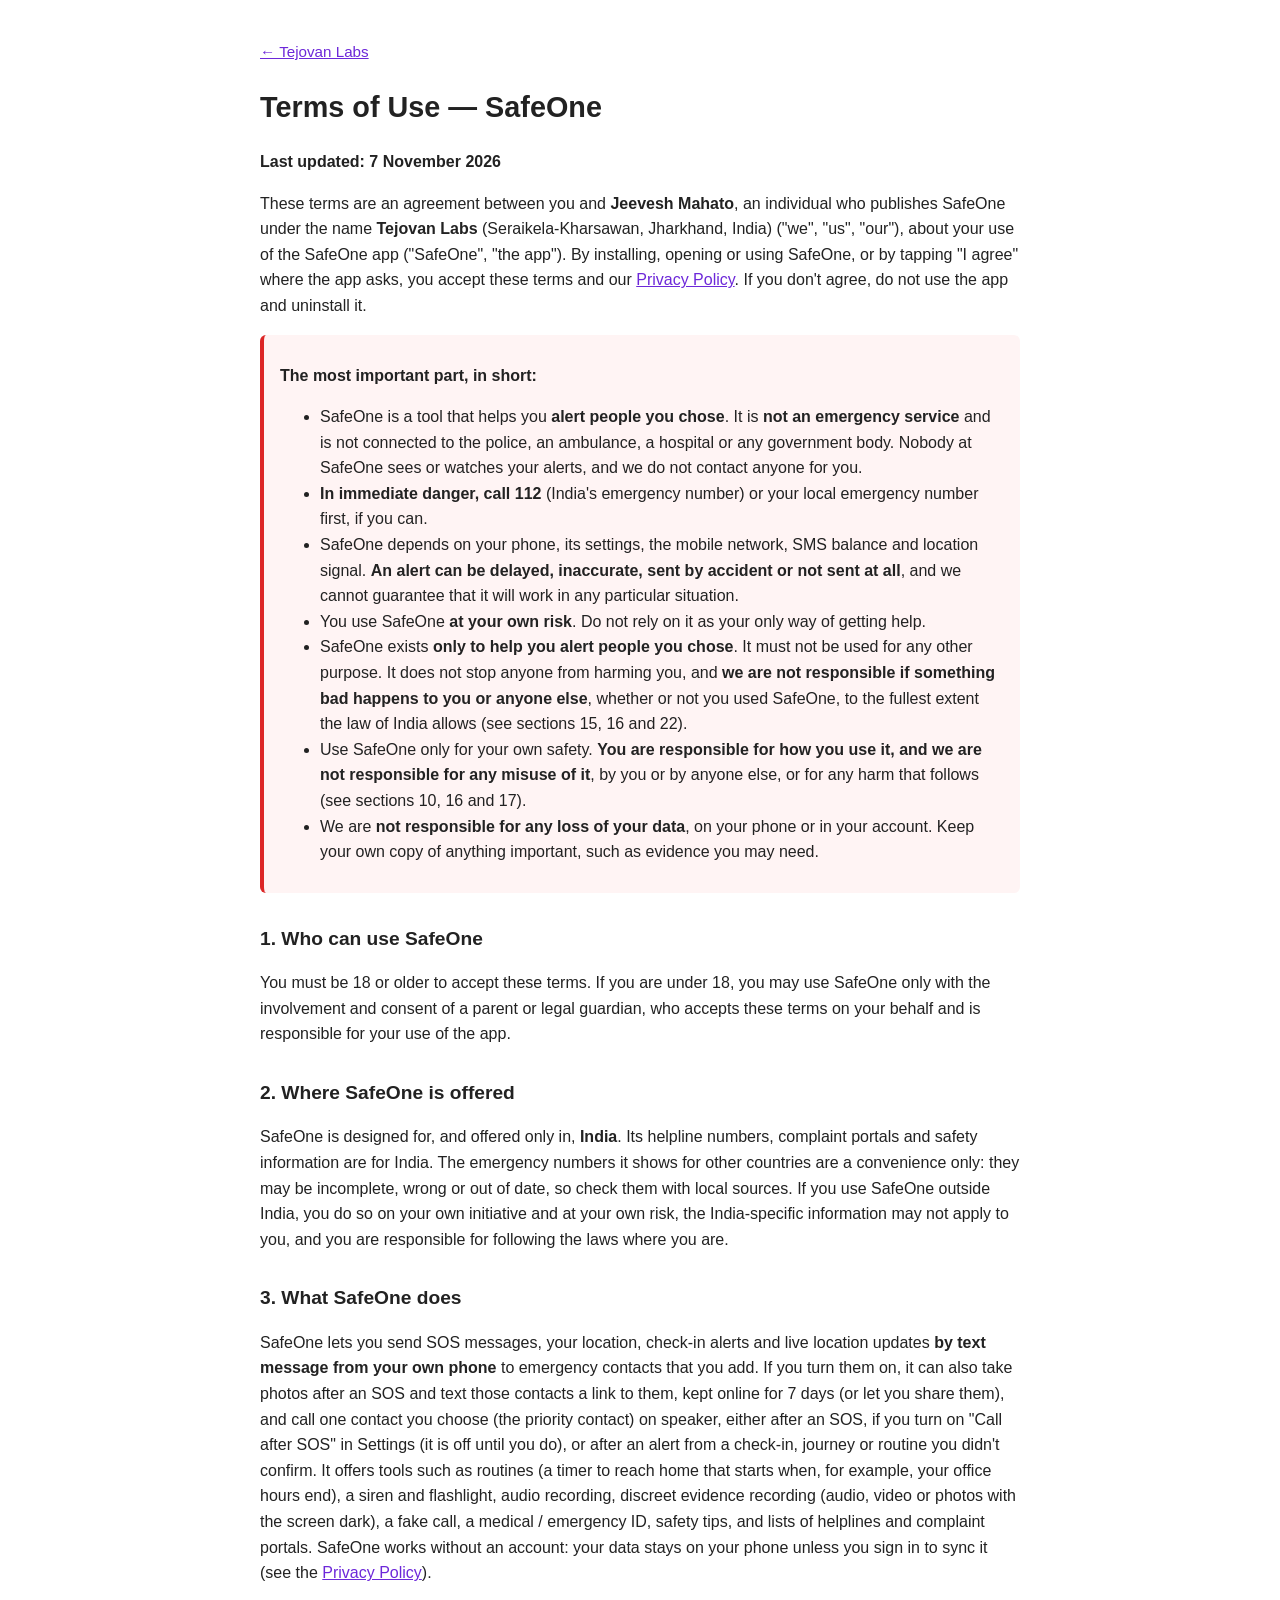
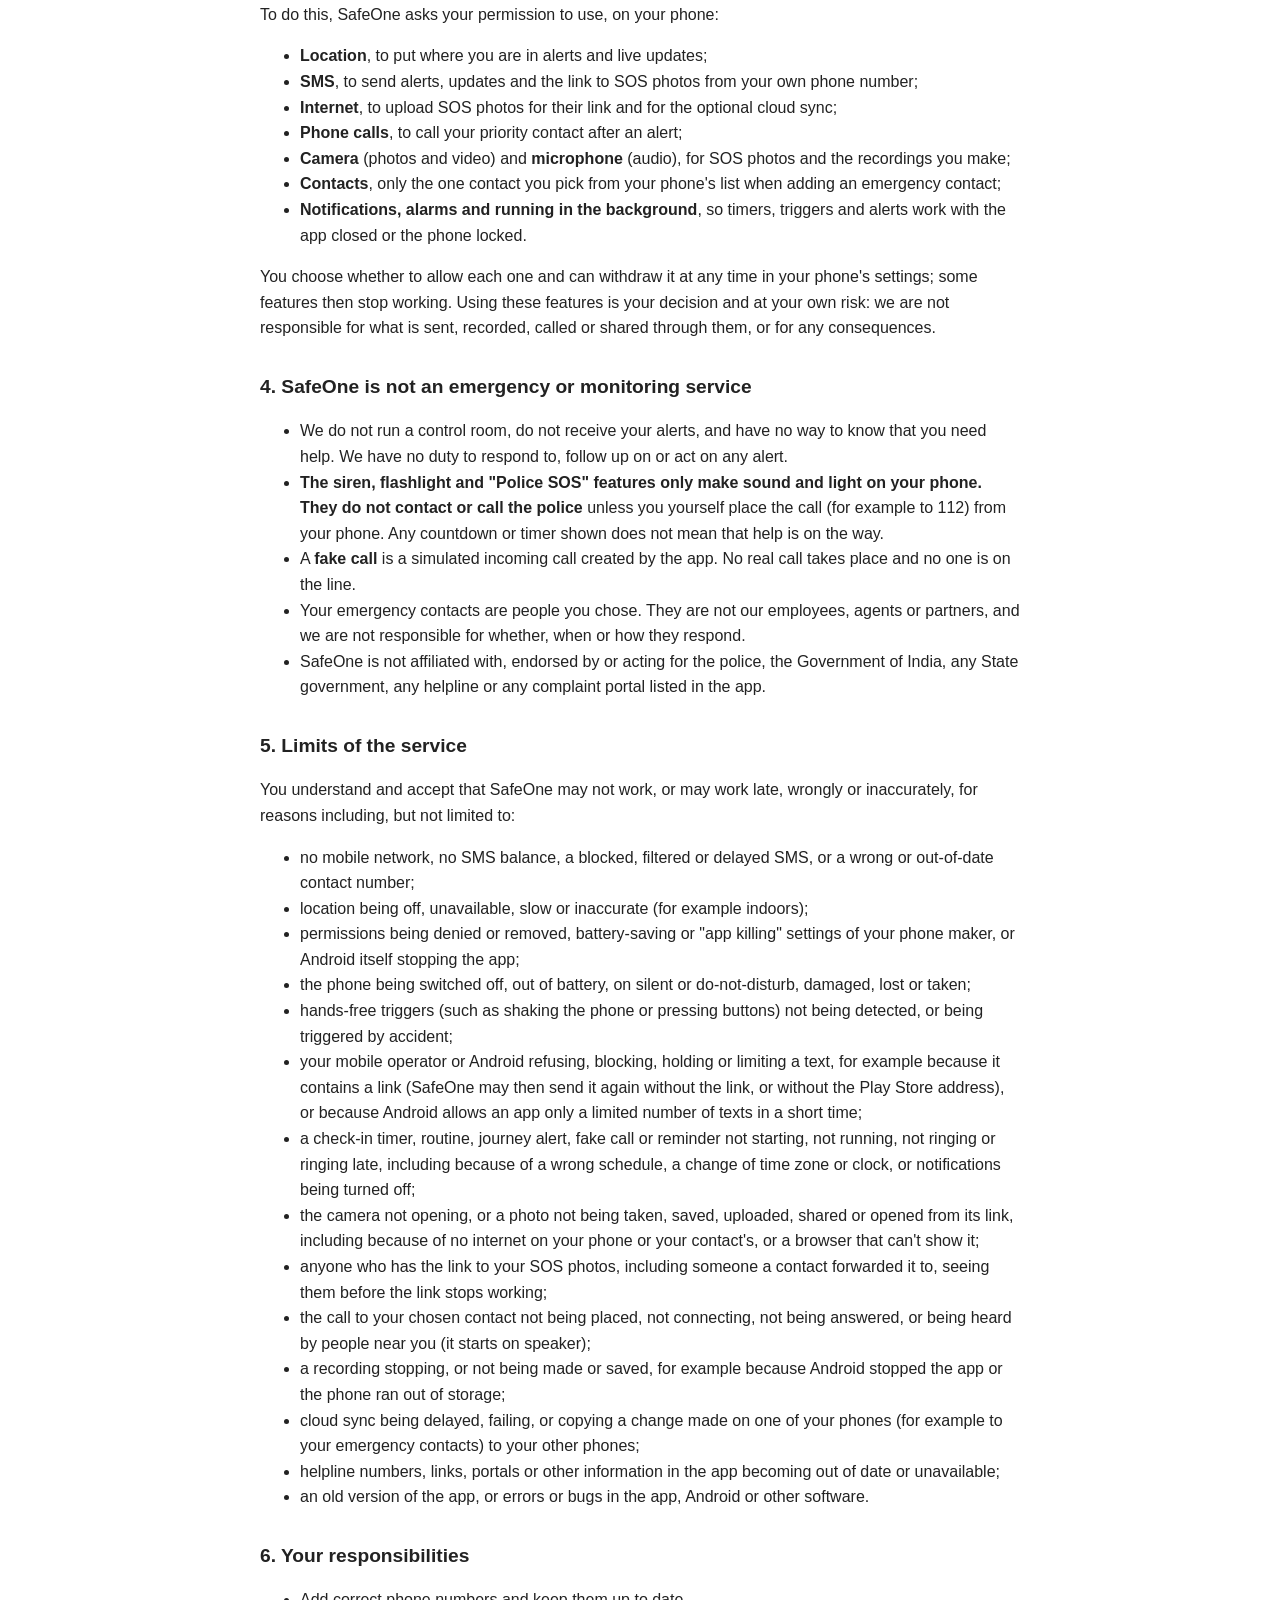
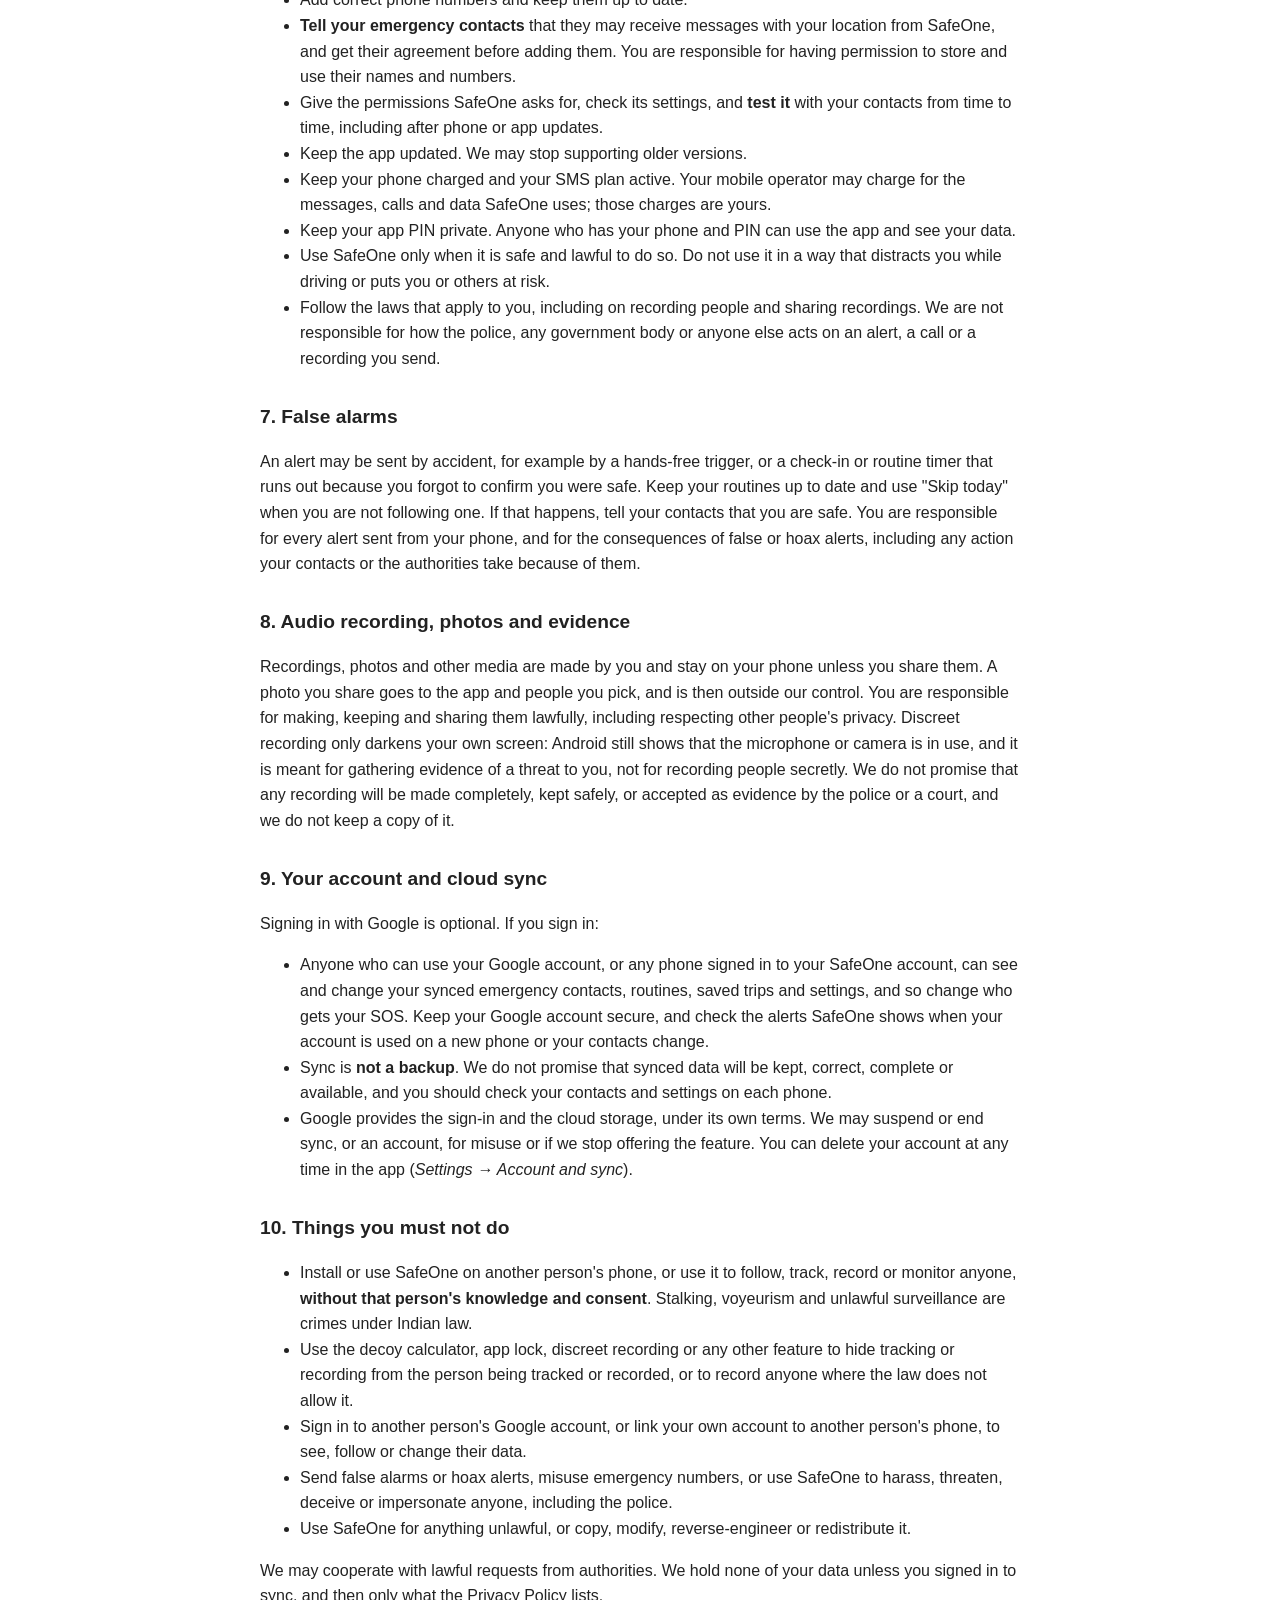
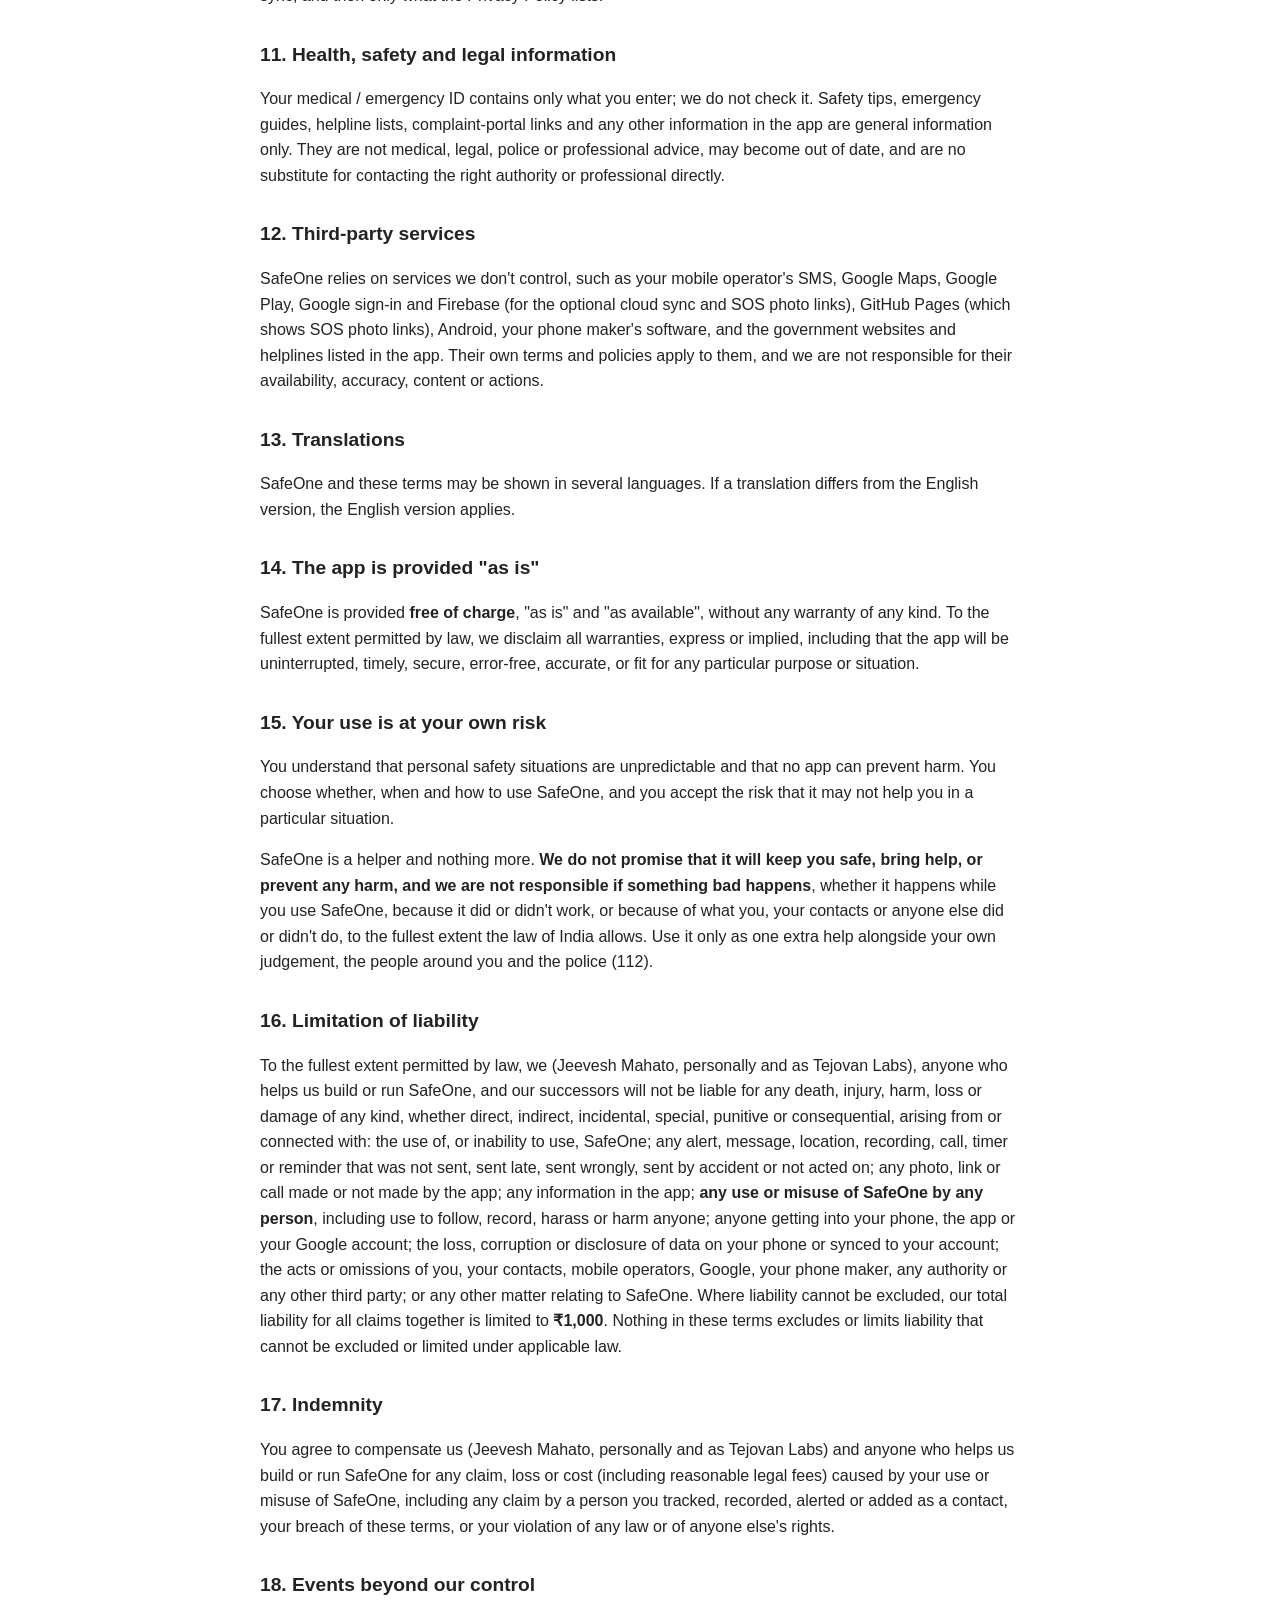
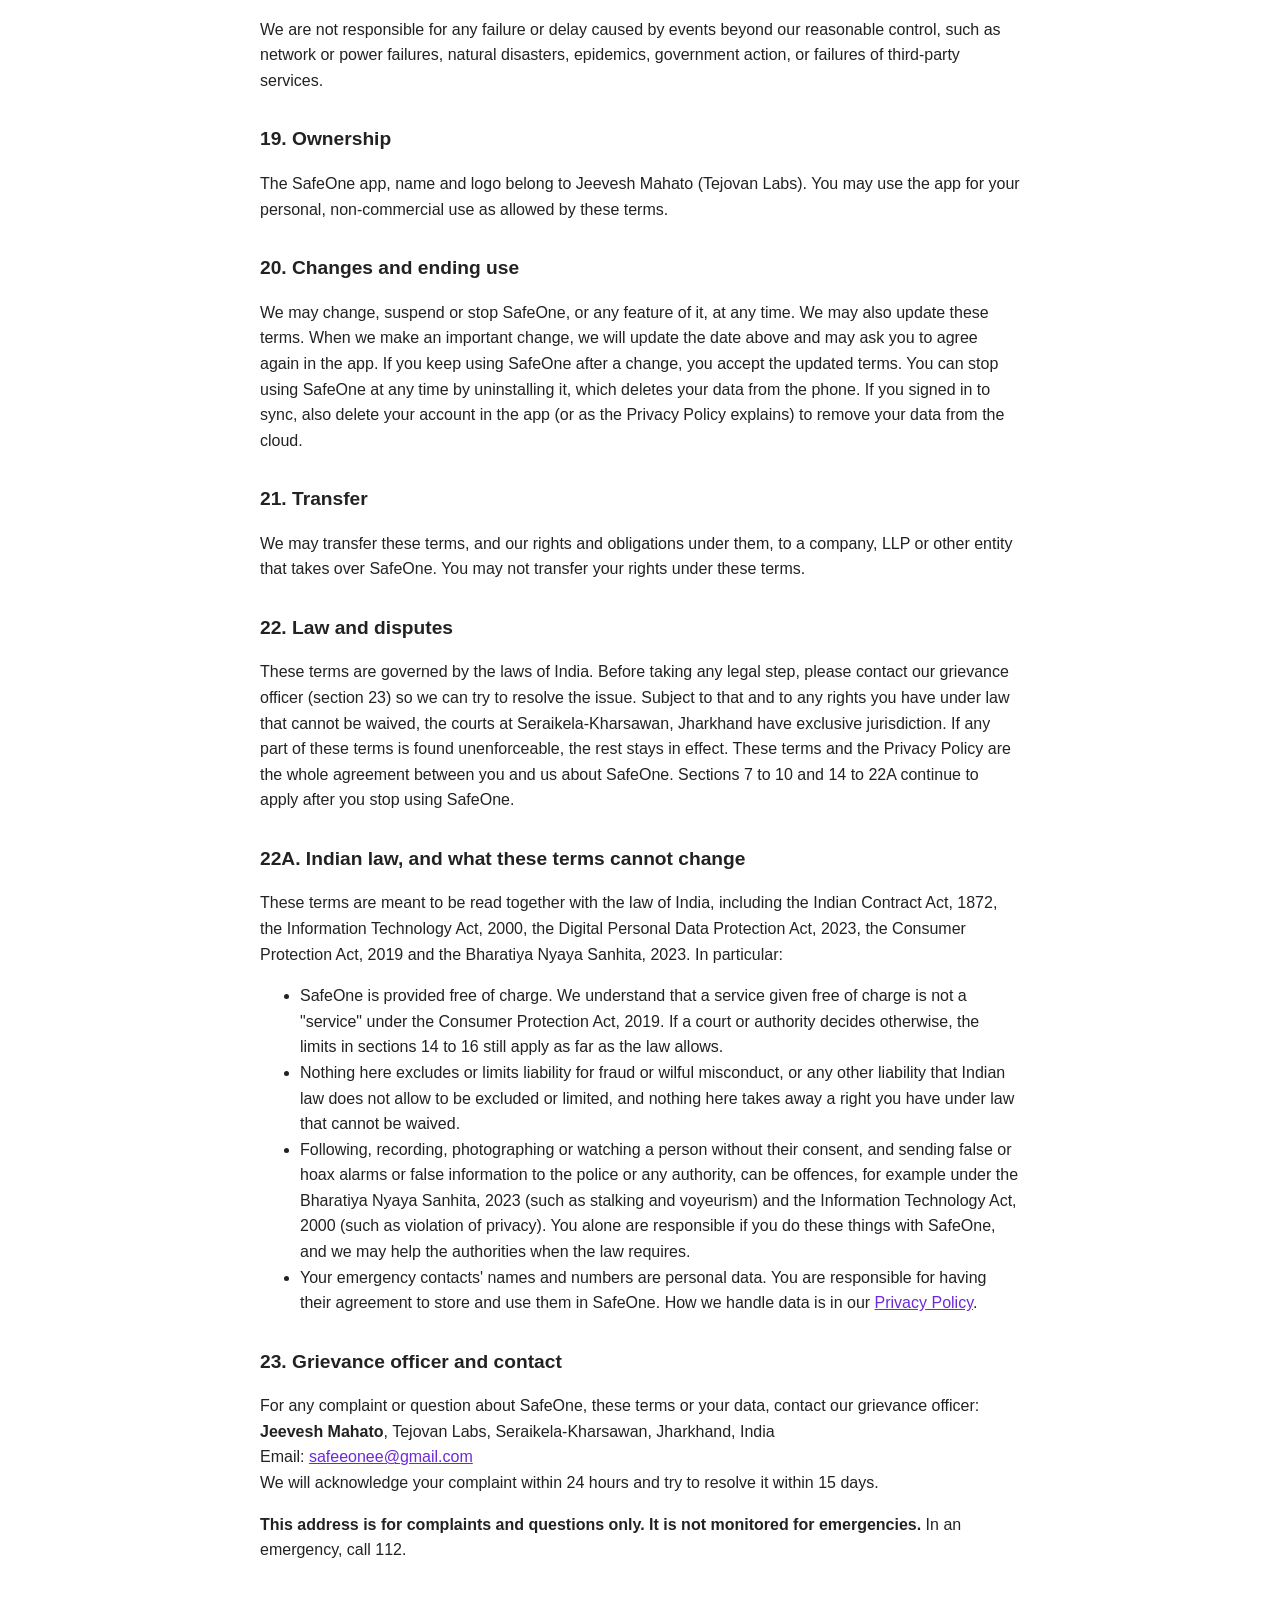
<file: terms.html>
<!DOCTYPE html>
<!-- Have an Indian technology lawyer review this before the public release.
     To do: a full postal address for the grievance officer (section 23).
     If Tejovan Labs becomes a company or LLP, update the party here and in
     privacy.html; section 21 already allows the transfer. After any change,
     run tool/gen_legal.py (the app shows a bundled copy). -->
<html lang="en">
<head>
<meta charset="utf-8">
<meta name="viewport" content="width=device-width, initial-scale=1">
<title>SafeOne — Terms of Use</title>
<meta name="description" content="Terms of use for SafeOne, a personal safety app by Tejovan Labs.">
<style>
  body{font-family:-apple-system,Segoe UI,Roboto,Arial,sans-serif;max-width:760px;
       margin:40px auto;padding:0 20px;line-height:1.6;color:#222;background:#fff}
  h1{font-size:1.8rem} h2{margin-top:1.6em;font-size:1.2rem}
  a{color:#6d28d9}
  .back{font-size:.95rem}
  .key{background:#fff4f4;border-left:4px solid #dc2626;padding:12px 16px;border-radius:6px}
</style>
</head>
<body>
<p class="back"><a href="./">← Tejovan Labs</a></p>
<h1>Terms of Use — SafeOne</h1>
<p><strong>Last updated: 7 November 2026</strong></p>

<p>These terms are an agreement between you and <strong>Jeevesh Mahato</strong>,
an individual who publishes SafeOne under the name <strong>Tejovan Labs</strong>
(Seraikela-Kharsawan, Jharkhand, India) ("we", "us", "our"), about your use of
the SafeOne app ("SafeOne", "the app"). By installing, opening or using
SafeOne, or by tapping "I agree" where the app asks, you accept these terms and
our <a href="privacy.html">Privacy Policy</a>. If you don't agree, do not use
the app and uninstall it.</p>

<div class="key">
<p><strong>The most important part, in short:</strong></p>
<ul>
<li>SafeOne is a tool that helps you <strong>alert people you chose</strong>.
It is <strong>not an emergency service</strong> and is not connected to the
police, an ambulance, a hospital or any government body. Nobody at SafeOne
sees or watches your alerts, and we do not contact anyone for you.</li>
<li><strong>In immediate danger, call 112</strong> (India's emergency number)
or your local emergency number first, if you can.</li>
<li>SafeOne depends on your phone, its settings, the mobile network, SMS
balance and location signal. <strong>An alert can be delayed, inaccurate,
sent by accident or not sent at all</strong>, and we cannot guarantee that it
will work in any particular situation.</li>
<li>You use SafeOne <strong>at your own risk</strong>. Do not rely on it as
your only way of getting help.</li>
<li>SafeOne exists <strong>only to help you alert people you chose</strong>.
It must not be used for any other purpose. It does not stop anyone from
harming you, and <strong>we are not responsible if something bad happens to you
or anyone else</strong>, whether or not you used SafeOne, to the fullest extent
the law of India allows (see sections 15, 16 and 22).</li>
<li>Use SafeOne only for your own safety. <strong>You are responsible for how
you use it, and we are not responsible for any misuse of it</strong>, by you
or by anyone else, or for any harm that follows (see sections 10, 16 and 17).</li>
<li>We are <strong>not responsible for any loss of your data</strong>, on your
phone or in your account. Keep your own copy of anything important, such as
evidence you may need.</li>
</ul>
</div>

<h2>1. Who can use SafeOne</h2>
<p>You must be 18 or older to accept these terms. If you are under 18, you may
use SafeOne only with the involvement and consent of a parent or legal
guardian, who accepts these terms on your behalf and is responsible for your
use of the app.</p>

<h2>2. Where SafeOne is offered</h2>
<p>SafeOne is designed for, and offered only in, <strong>India</strong>. Its
helpline numbers, complaint portals and safety information are for India. The
emergency numbers it shows for other countries are a convenience only: they
may be incomplete, wrong or out of date, so check them with local sources. If
you use SafeOne outside India, you do so on your own initiative and at your own
risk, the India-specific information may not apply to you, and you are
responsible for following the laws where you are.</p>

<h2>3. What SafeOne does</h2>
<p>SafeOne lets you send SOS messages, your location, check-in alerts and
live location updates <strong>by text message from your own phone</strong>
to emergency contacts that you add. If you turn them on, it can also take photos
after an SOS and text those contacts a link to them, kept online for 7 days (or
let you share them),
and call one contact you choose (the priority contact) on speaker, either after
an SOS, if you turn on "Call after SOS" in Settings (it is off until you do),
or after an alert from a check-in, journey or routine you didn't confirm. It offers tools such as routines
(a timer to reach home that starts when, for example, your office hours end), a
siren and flashlight, audio recording, discreet evidence recording (audio,
video or photos with the screen dark), a fake call, a medical / emergency ID,
safety tips, and lists of helplines and complaint portals. SafeOne works without an account:
your data stays on your phone unless you sign in to sync it (see the <a href="privacy.html">Privacy
Policy</a>).</p>
<p>To do this, SafeOne asks your permission to use, on your phone:</p>
<ul>
<li><strong>Location</strong>, to put where you are in alerts and live updates;</li>
<li><strong>SMS</strong>, to send alerts, updates and the link to SOS photos
from your own phone number;</li>
<li><strong>Internet</strong>, to upload SOS photos for their link and for the
optional cloud sync;</li>
<li><strong>Phone calls</strong>, to call your priority contact after an alert;</li>
<li><strong>Camera</strong> (photos and video) and <strong>microphone</strong>
(audio), for SOS photos and the recordings you make;</li>
<li><strong>Contacts</strong>, only the one contact you pick from your phone's
list when adding an emergency contact;</li>
<li><strong>Notifications, alarms and running in the background</strong>, so
timers, triggers and alerts work with the app closed or the phone locked.</li>
</ul>
<p>You choose whether to allow each one and can withdraw it at any time in
your phone's settings; some features then stop working. Using these features
is your decision and at your own risk: we are not responsible for what is
sent, recorded, called or shared through them, or for any consequences.</p>

<h2>4. SafeOne is not an emergency or monitoring service</h2>
<ul>
<li>We do not run a control room, do not receive your alerts, and have no way
to know that you need help. We have no duty to respond to, follow up on or
act on any alert.</li>
<li><strong>The siren, flashlight and "Police SOS" features only make sound
and light on your phone. They do not contact or call the police</strong>
unless you yourself place the call (for example to 112) from your phone.
Any countdown or timer shown does not mean that help is on the way.</li>
<li>A <strong>fake call</strong> is a simulated incoming call created by the
app. No real call takes place and no one is on the line.</li>
<li>Your emergency contacts are people you chose. They are not our employees,
agents or partners, and we are not responsible for whether, when or how they
respond.</li>
<li>SafeOne is not affiliated with, endorsed by or acting for the police, the
Government of India, any State government, any helpline or any complaint
portal listed in the app.</li>
</ul>

<h2>5. Limits of the service</h2>
<p>You understand and accept that SafeOne may not work, or may work late,
wrongly or inaccurately, for reasons including, but not limited to:</p>
<ul>
<li>no mobile network, no SMS balance, a blocked, filtered or delayed SMS, or a
wrong or out-of-date contact number;</li>
<li>location being off, unavailable, slow or inaccurate (for example indoors);</li>
<li>permissions being denied or removed, battery-saving or "app killing"
settings of your phone maker, or Android itself stopping the app;</li>
<li>the phone being switched off, out of battery, on silent or do-not-disturb,
damaged, lost or taken;</li>
<li>hands-free triggers (such as shaking the phone or pressing buttons) not
being detected, or being triggered by accident;</li>
<li>your mobile operator or Android refusing, blocking, holding or
limiting a text, for example because it contains a link (SafeOne may then send
it again without the link, or without the Play Store address), or because
Android allows an app only a limited number of texts in a short time;</li>
<li>a check-in timer, routine, journey alert, fake call or reminder not
starting, not running, not ringing or ringing late, including because of a
wrong schedule, a change of time zone or clock, or notifications being turned
off;</li>
<li>the camera not opening, or a photo not being taken, saved, uploaded,
shared or opened from its link, including because of no internet on your phone
or your contact's, or a browser that can't show it;</li>
<li>anyone who has the link to your SOS photos, including someone a contact
forwarded it to, seeing them before the link stops working;</li>
<li>the call to your chosen contact not being placed, not connecting, not
being answered, or being heard by people near you (it starts on speaker);</li>
<li>a recording stopping, or not being made or saved, for example because
Android stopped the app or the phone ran out of storage;</li>
<li>cloud sync being delayed, failing, or copying a change made on one of your
phones (for example to your emergency contacts) to your other phones;</li>
<li>helpline numbers, links, portals or other information in the app becoming
out of date or unavailable;</li>
<li>an old version of the app, or errors or bugs in the app, Android or other
software.</li>
</ul>

<h2>6. Your responsibilities</h2>
<ul>
<li>Add correct phone numbers and keep them up to date.</li>
<li><strong>Tell your emergency contacts</strong> that they may receive
messages with your location from SafeOne, and get their agreement before adding
them. You are responsible for having permission to store and use their names
and numbers.</li>
<li>Give the permissions SafeOne asks for, check its settings, and
<strong>test it</strong> with your contacts from time to time, including
after phone or app updates.</li>
<li>Keep the app updated. We may stop supporting older versions.</li>
<li>Keep your phone charged and your SMS plan active. Your mobile operator may
charge for the messages, calls and data SafeOne uses; those charges are
yours.</li>
<li>Keep your app PIN private. Anyone who has your phone and PIN can use the
app and see your data.</li>
<li>Use SafeOne only when it is safe and lawful to do so. Do not use it in a
way that distracts you while driving or puts you or others at risk.</li>
<li>Follow the laws that apply to you, including on recording people and
sharing recordings. We are not responsible for how the police, any
government body or anyone else acts on an alert, a call or a recording you
send.</li>
</ul>

<h2>7. False alarms</h2>
<p>An alert may be sent by accident, for example by a hands-free trigger, or a
check-in or routine timer that runs out because you forgot to confirm you were
safe. Keep your routines up to date and use "Skip today" when you are not
following one. If that happens, tell your contacts that you are safe. You
are responsible for every alert sent from your phone, and for the consequences
of false or hoax alerts, including any action your contacts or the authorities
take because of them.</p>

<h2>8. Audio recording, photos and evidence</h2>
<p>Recordings, photos and other media are made by you and stay on your phone
unless you share them. A photo you share goes to the app and people you pick,
and is then outside our control. You are
responsible for making, keeping and sharing them lawfully, including respecting
other people's privacy. Discreet recording only darkens your own screen: Android
still shows that the microphone or camera is in use, and it is meant for
gathering evidence of a threat to you, not for recording people secretly. We
do not promise that any recording will be made
completely, kept safely, or accepted as evidence by the police or a court, and
we do not keep a copy of it.</p>

<h2>9. Your account and cloud sync</h2>
<p>Signing in with Google is optional. If you sign in:</p>
<ul>
<li>Anyone who can use your Google account, or any phone signed in to your
SafeOne account, can see and change your synced emergency contacts, routines,
saved trips and settings, and so change who gets your SOS. Keep your Google
account secure, and check the alerts SafeOne shows when your account is used
on a new phone or your contacts change.</li>
<li>Sync is <strong>not a backup</strong>. We do not promise that synced data
will be kept, correct, complete or available, and you should check your
contacts and settings on each phone.</li>
<li>Google provides the sign-in and the cloud storage, under its own terms. We
may suspend or end sync, or an account, for misuse or if we stop offering the
feature. You can delete your account at any time in the app (<em>Settings →
Account and sync</em>).</li>
</ul>

<h2>10. Things you must not do</h2>
<ul>
<li>Install or use SafeOne on another person's phone, or use it to follow,
track, record or monitor anyone, <strong>without that person's knowledge and
consent</strong>. Stalking, voyeurism and unlawful surveillance are crimes
under Indian law.</li>
<li>Use the decoy calculator, app lock, discreet recording or any other feature
to hide tracking or recording from the person being tracked or recorded, or to
record anyone where the law does not allow it.</li>
<li>Sign in to another person's Google account, or link your own account to
another person's phone, to see, follow or change their data.</li>
<li>Send false alarms or hoax alerts, misuse emergency numbers, or use SafeOne
to harass, threaten, deceive or impersonate anyone, including the police.</li>
<li>Use SafeOne for anything unlawful, or copy, modify, reverse-engineer or
redistribute it.</li>
</ul>
<p>We may cooperate with lawful requests from authorities. We hold none of your
data unless you signed in to sync, and then only what the Privacy Policy lists.</p>

<h2>11. Health, safety and legal information</h2>
<p>Your medical / emergency ID contains only what you enter; we do not check
it. Safety tips, emergency guides, helpline lists, complaint-portal links and
any other information in the app are general information only. They are not
medical, legal, police or professional advice, may become out of date, and are
no substitute for contacting the right authority or professional directly.</p>

<h2>12. Third-party services</h2>
<p>SafeOne relies on services we don't control, such as your mobile operator's
SMS, Google Maps, Google Play, Google sign-in and Firebase (for the optional
cloud sync and SOS photo links), GitHub Pages (which shows SOS photo links),
Android, your phone maker's software, and the
government websites and helplines listed in the app. Their own terms and
policies apply to them, and we are not responsible for their availability,
accuracy, content or actions.</p>

<h2>13. Translations</h2>
<p>SafeOne and these terms may be shown in several languages. If a
translation differs from the English version, the English version applies.</p>

<h2>14. The app is provided "as is"</h2>
<p>SafeOne is provided <strong>free of charge</strong>, "as is" and "as
available", without any warranty of any kind. To the fullest extent permitted
by law, we disclaim all warranties, express or implied, including that the app
will be uninterrupted, timely, secure, error-free, accurate, or fit for any
particular purpose or situation.</p>

<h2>15. Your use is at your own risk</h2>
<p>You understand that personal safety situations are unpredictable and that no
app can prevent harm. You choose whether, when and how to use SafeOne, and you
accept the risk that it may not help you in a particular situation.</p>
<p>SafeOne is a helper and nothing more. <strong>We do not promise that it
will keep you safe, bring help, or prevent any harm, and we are not
responsible if something bad happens</strong>, whether it happens while you use
SafeOne, because it did or didn't work, or because of what you, your contacts
or anyone else did or didn't do, to the fullest extent the law of India
allows. Use it only as one extra help alongside your own judgement, the people
around you and the police (112).</p>

<h2>16. Limitation of liability</h2>
<p>To the fullest extent permitted by law, we (Jeevesh Mahato, personally and as
Tejovan Labs), anyone who helps us build or run SafeOne, and our successors
will not be liable for any death,
injury, harm, loss or damage of any kind, whether direct, indirect,
incidental, special, punitive or consequential, arising from or connected
with: the use of, or inability to use, SafeOne; any alert, message, location,
recording, call, timer or reminder that was not sent, sent late, sent wrongly,
sent by accident or not acted on; any photo, link or call made or not made by the
app; any information in the app; <strong>any use or misuse of SafeOne by any
person</strong>, including use to follow, record, harass or harm anyone;
anyone getting into your phone, the app or your Google account; the loss,
corruption or disclosure of data on your phone or synced to your account; the
acts or omissions of you, your contacts, mobile operators, Google, your phone
maker, any authority or any other third party; or any other matter relating
to SafeOne. Where liability cannot be excluded, our total liability for all
claims together is limited to <strong>₹1,000</strong>. Nothing in these terms
excludes or limits liability that cannot be excluded or limited under
applicable law.</p>

<h2>17. Indemnity</h2>
<p>You agree to compensate us (Jeevesh Mahato, personally and as Tejovan Labs)
and anyone who helps us build or run SafeOne for any claim, loss or cost (including reasonable
legal fees) caused by your use or misuse of SafeOne, including any claim by a
person you tracked, recorded, alerted or added as a contact, your breach of these terms, or your violation of any law or of
anyone else's rights.</p>

<h2>18. Events beyond our control</h2>
<p>We are not responsible for any failure or delay caused by events beyond our
reasonable control, such as network or power failures, natural disasters,
epidemics, government action, or failures of third-party services.</p>

<h2>19. Ownership</h2>
<p>The SafeOne app, name and logo belong to Jeevesh Mahato (Tejovan Labs). You may use the app
for your personal, non-commercial use as allowed by these terms.</p>

<h2>20. Changes and ending use</h2>
<p>We may change, suspend or stop SafeOne, or any feature of it, at any time.
We may also update these terms. When we make an important change, we will
update the date above and may ask you to agree again in the app. If you keep
using SafeOne after a change, you accept the updated terms. You can stop using
SafeOne at any time by uninstalling it, which deletes your data from the
phone. If you signed in to sync, also delete your account in the app (or as
the Privacy Policy explains) to remove your data from the cloud.</p>

<h2>21. Transfer</h2>
<p>We may transfer these terms, and our rights and obligations under them, to a
company, LLP or other entity that takes over SafeOne. You may not transfer
your rights under these terms.</p>

<h2>22. Law and disputes</h2>
<p>These terms are governed by the laws of India. Before taking any legal step,
please contact our grievance officer (section 23) so we can try to resolve the
issue. Subject to that and to any rights you have under law that cannot be
waived, the courts at Seraikela-Kharsawan, Jharkhand have exclusive
jurisdiction. If any part of these terms is found unenforceable, the rest stays
in effect. These terms and the Privacy Policy are the whole agreement between
you and us about SafeOne. Sections 7 to 10 and 14 to 22A continue to apply after you
stop using SafeOne.</p>

<h2>22A. Indian law, and what these terms cannot change</h2>
<p>These terms are meant to be read together with the law of India, including
the Indian Contract Act, 1872, the Information Technology Act, 2000, the
Digital Personal Data Protection Act, 2023, the Consumer Protection Act, 2019
and the Bharatiya Nyaya Sanhita, 2023. In particular:</p>
<ul>
<li>SafeOne is provided free of charge. We understand that a service given
free of charge is not a "service" under the Consumer Protection Act, 2019. If
a court or authority decides otherwise, the limits in sections 14 to 16 still
apply as far as the law allows.</li>
<li>Nothing here excludes or limits liability for fraud or wilful misconduct,
or any other liability that Indian law does not allow to be excluded or
limited, and nothing here takes away a right you have under law that cannot be
waived.</li>
<li>Following, recording, photographing or watching a person without their
consent, and sending false or hoax alarms or false information to the police
or any authority, can be offences, for example under the Bharatiya Nyaya
Sanhita, 2023 (such as stalking and voyeurism) and the Information Technology
Act, 2000 (such as violation of privacy). You alone are responsible if you do
these things with SafeOne, and we may help the authorities when the law
requires.</li>
<li>Your emergency contacts' names and numbers are personal data. You are
responsible for having their agreement to store and use them in SafeOne.
How we handle data is in our <a href="privacy.html">Privacy Policy</a>.</li>
</ul>
<h2>23. Grievance officer and contact</h2>
<p>For any complaint or question about SafeOne, these terms or your data,
contact our grievance officer:<br>
<strong>Jeevesh Mahato</strong>, Tejovan Labs, Seraikela-Kharsawan, Jharkhand, India<br>
Email: <a href="mailto:safeeonee@gmail.com">safeeonee@gmail.com</a><br>
We will acknowledge your complaint within 24 hours and try to resolve it
within 15 days.</p>
<p><strong>This address is for complaints and questions only. It is not
monitored for emergencies.</strong> In an emergency, call 112.</p>
</body>
</html>
</file>
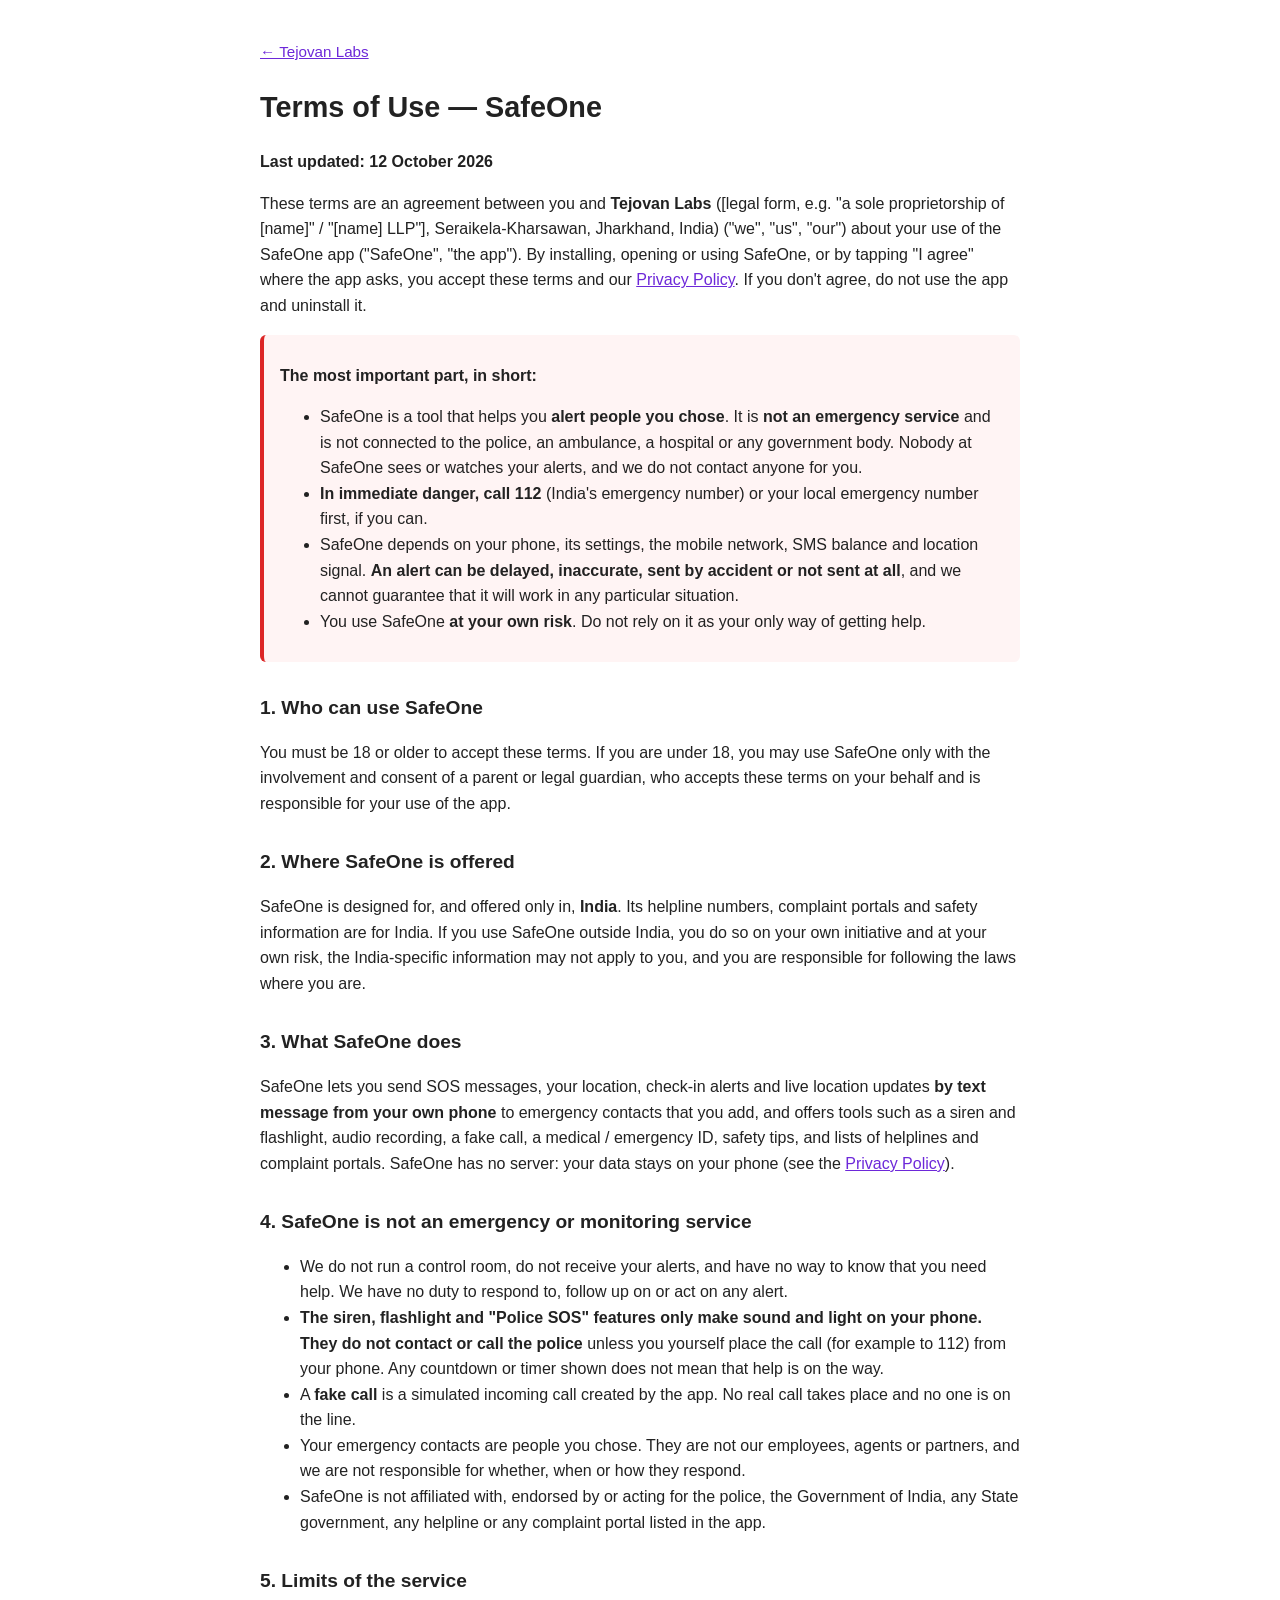
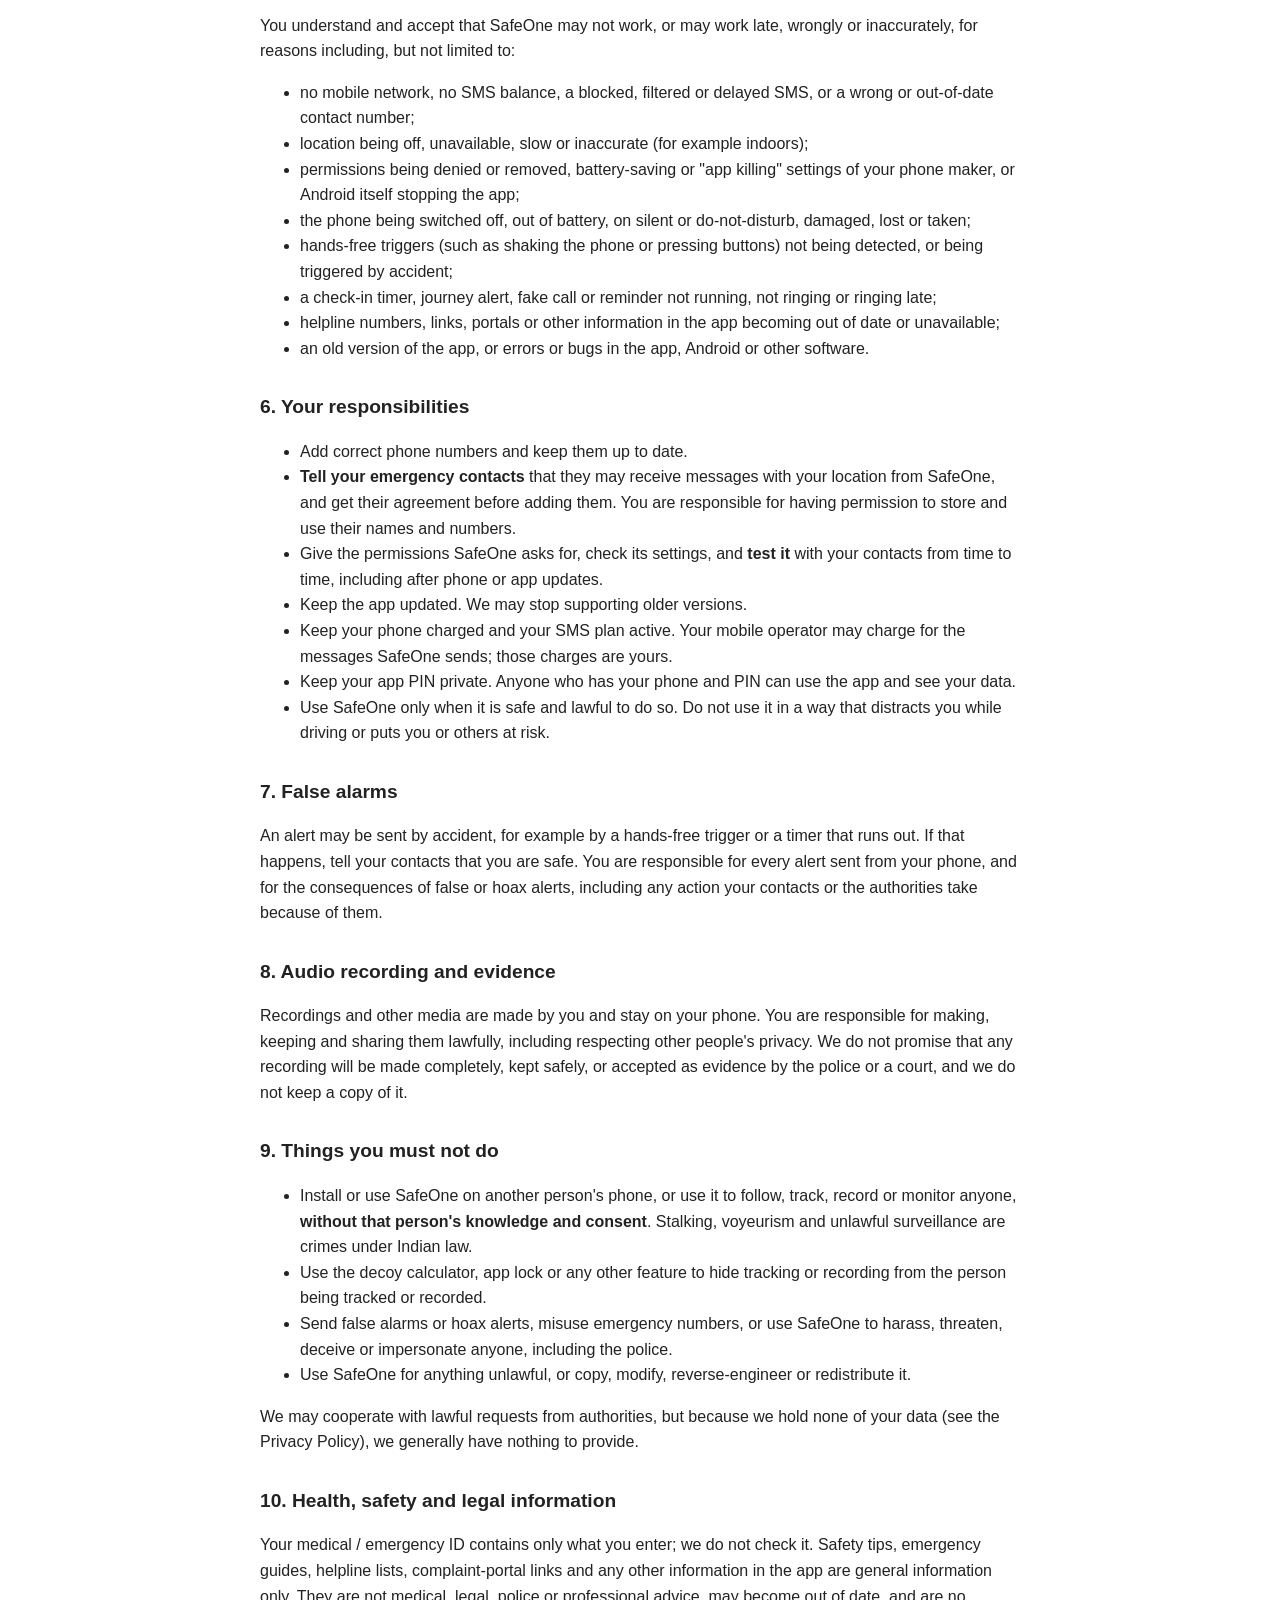
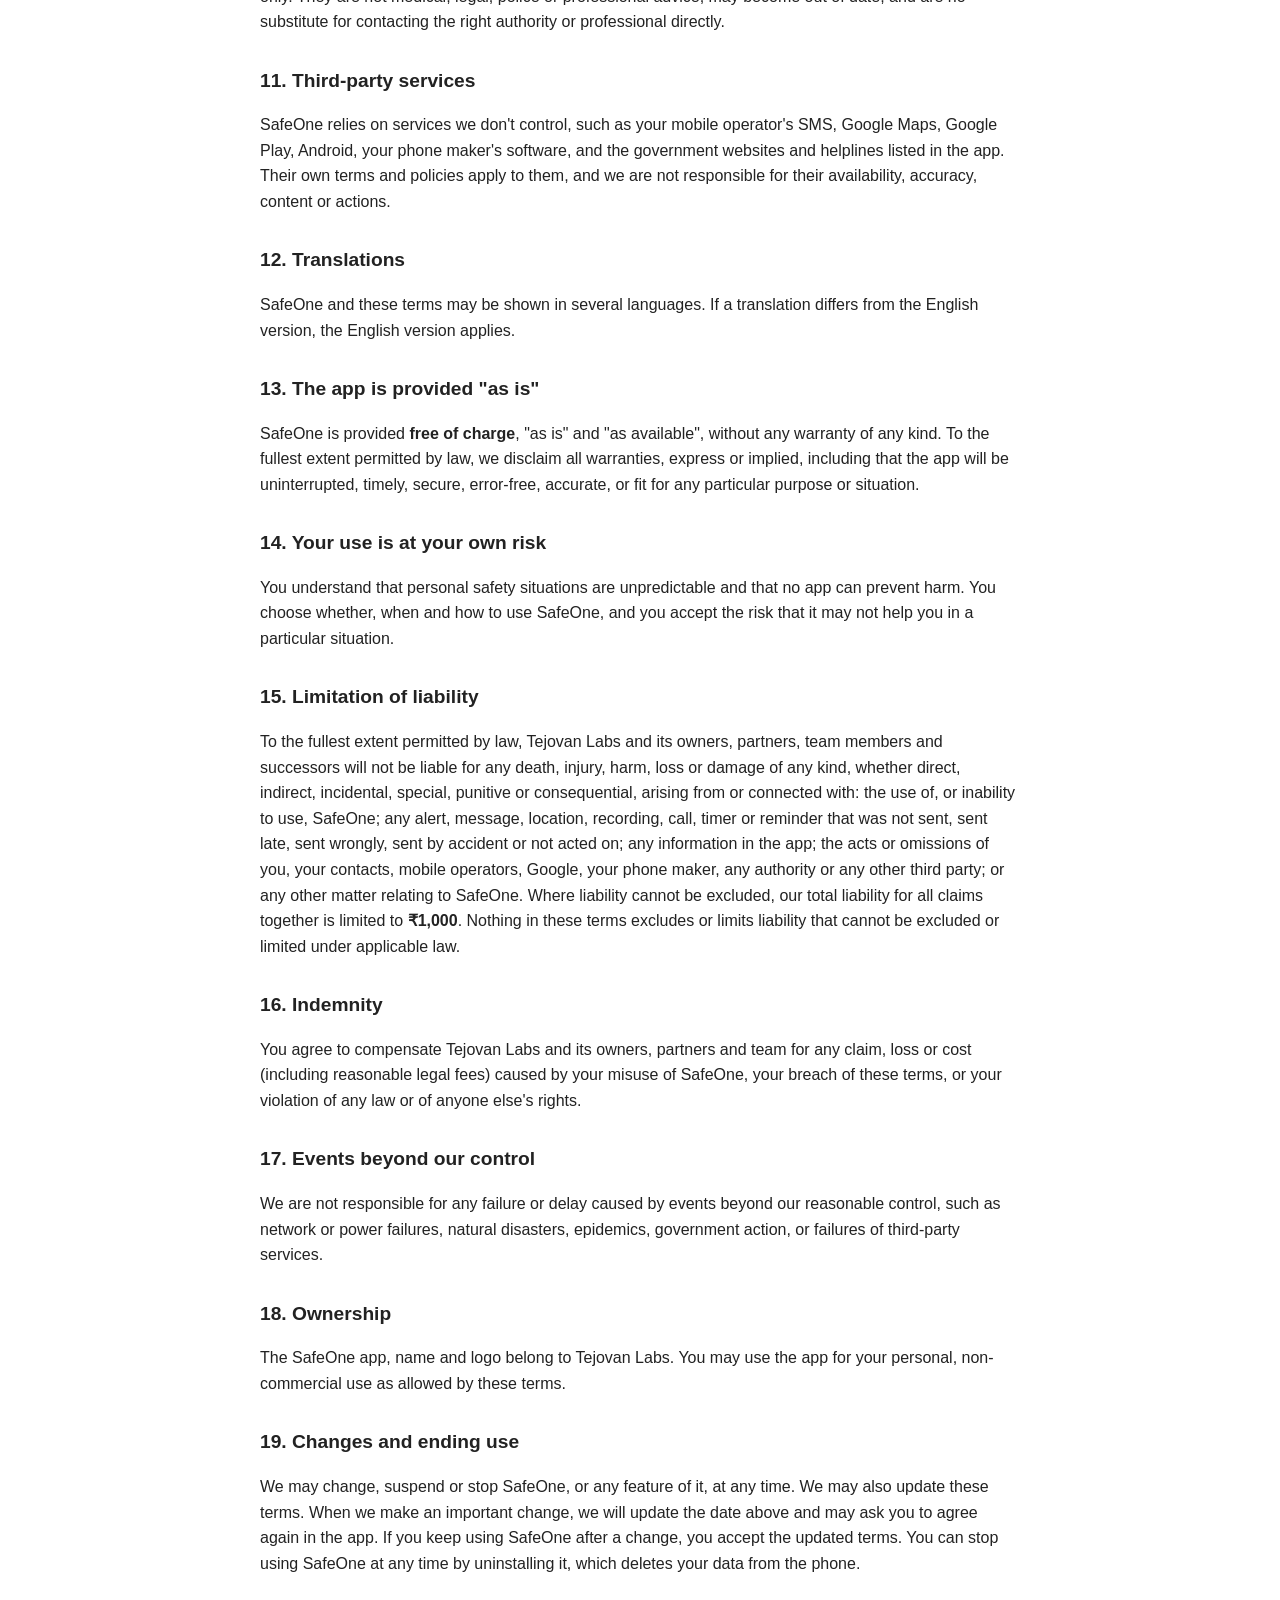
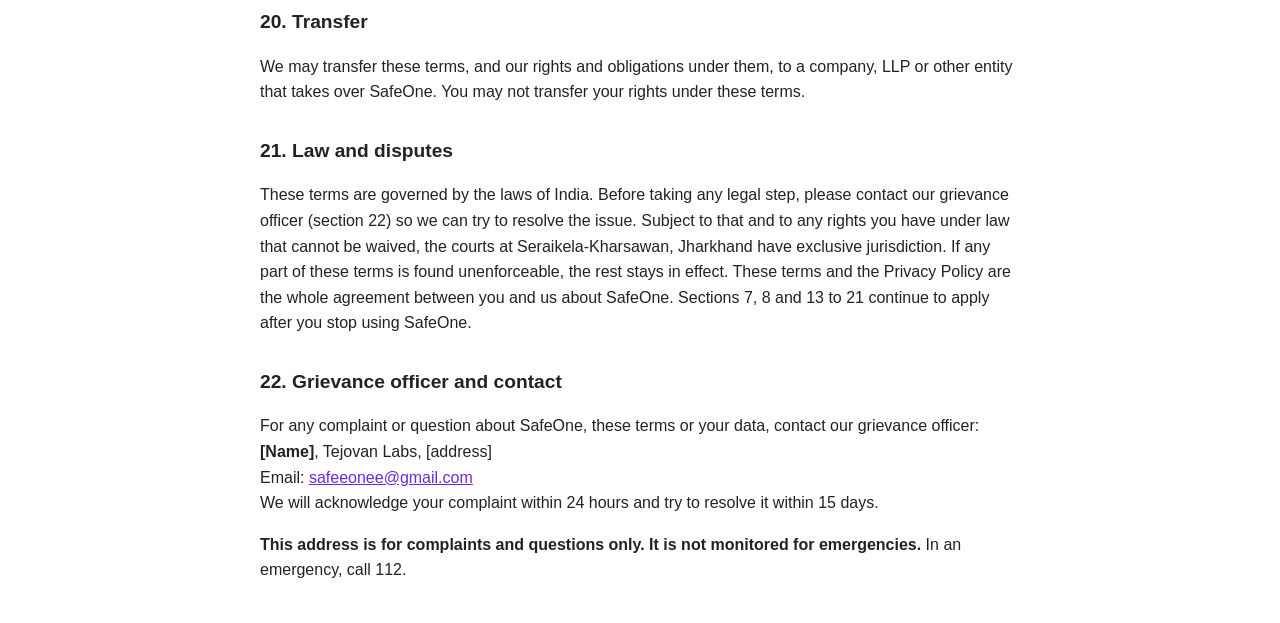
<file: docs/terms.html>
<!DOCTYPE html>
<!-- DRAFT: have an Indian technology lawyer review this before publishing or
     linking it from the app. Before publishing, fill in every [bracketed] item:
       - legal form of Tejovan Labs (section "Who we are")
       - grievance officer name and postal address (section 22)
     If Tejovan Labs later becomes a company or LLP, update the name/legal form
     here and in privacy.html; section 20 already allows the transfer. -->
<html lang="en">
<head>
<meta charset="utf-8">
<meta name="viewport" content="width=device-width, initial-scale=1">
<title>SafeOne — Terms of Use</title>
<meta name="description" content="Terms of use for SafeOne, a personal safety app by Tejovan Labs.">
<style>
  body{font-family:-apple-system,Segoe UI,Roboto,Arial,sans-serif;max-width:760px;
       margin:40px auto;padding:0 20px;line-height:1.6;color:#222;background:#fff}
  h1{font-size:1.8rem} h2{margin-top:1.6em;font-size:1.2rem}
  a{color:#6d28d9}
  .back{font-size:.95rem}
  .key{background:#fff4f4;border-left:4px solid #dc2626;padding:12px 16px;border-radius:6px}
</style>
</head>
<body>
<p class="back"><a href="./">← Tejovan Labs</a></p>
<h1>Terms of Use — SafeOne</h1>
<p><strong>Last updated: 12 October 2026</strong></p>

<p>These terms are an agreement between you and <strong>Tejovan Labs</strong>
([legal form, e.g. "a sole proprietorship of [name]" / "[name] LLP"],
Seraikela-Kharsawan, Jharkhand, India) ("we", "us", "our") about your use of
the SafeOne app ("SafeOne", "the app"). By installing, opening or using
SafeOne, or by tapping "I agree" where the app asks, you accept these terms and
our <a href="privacy.html">Privacy Policy</a>. If you don't agree, do not use
the app and uninstall it.</p>

<div class="key">
<p><strong>The most important part, in short:</strong></p>
<ul>
<li>SafeOne is a tool that helps you <strong>alert people you chose</strong>.
It is <strong>not an emergency service</strong> and is not connected to the
police, an ambulance, a hospital or any government body. Nobody at SafeOne
sees or watches your alerts, and we do not contact anyone for you.</li>
<li><strong>In immediate danger, call 112</strong> (India's emergency number)
or your local emergency number first, if you can.</li>
<li>SafeOne depends on your phone, its settings, the mobile network, SMS
balance and location signal. <strong>An alert can be delayed, inaccurate,
sent by accident or not sent at all</strong>, and we cannot guarantee that it
will work in any particular situation.</li>
<li>You use SafeOne <strong>at your own risk</strong>. Do not rely on it as
your only way of getting help.</li>
</ul>
</div>

<h2>1. Who can use SafeOne</h2>
<p>You must be 18 or older to accept these terms. If you are under 18, you may
use SafeOne only with the involvement and consent of a parent or legal
guardian, who accepts these terms on your behalf and is responsible for your
use of the app.</p>

<h2>2. Where SafeOne is offered</h2>
<p>SafeOne is designed for, and offered only in, <strong>India</strong>. Its
helpline numbers, complaint portals and safety information are for India. If
you use SafeOne outside India, you do so on your own initiative and at your own
risk, the India-specific information may not apply to you, and you are
responsible for following the laws where you are.</p>

<h2>3. What SafeOne does</h2>
<p>SafeOne lets you send SOS messages, your location, check-in alerts and
live location updates <strong>by text message from your own phone</strong>
to emergency contacts that you add, and offers tools such as a siren and
flashlight, audio recording, a fake call, a medical / emergency ID, safety
tips, and lists of helplines and complaint portals. SafeOne has no server:
your data stays on your phone (see the <a href="privacy.html">Privacy
Policy</a>).</p>

<h2>4. SafeOne is not an emergency or monitoring service</h2>
<ul>
<li>We do not run a control room, do not receive your alerts, and have no way
to know that you need help. We have no duty to respond to, follow up on or
act on any alert.</li>
<li><strong>The siren, flashlight and "Police SOS" features only make sound
and light on your phone. They do not contact or call the police</strong>
unless you yourself place the call (for example to 112) from your phone.
Any countdown or timer shown does not mean that help is on the way.</li>
<li>A <strong>fake call</strong> is a simulated incoming call created by the
app. No real call takes place and no one is on the line.</li>
<li>Your emergency contacts are people you chose. They are not our employees,
agents or partners, and we are not responsible for whether, when or how they
respond.</li>
<li>SafeOne is not affiliated with, endorsed by or acting for the police, the
Government of India, any State government, any helpline or any complaint
portal listed in the app.</li>
</ul>

<h2>5. Limits of the service</h2>
<p>You understand and accept that SafeOne may not work, or may work late,
wrongly or inaccurately, for reasons including, but not limited to:</p>
<ul>
<li>no mobile network, no SMS balance, a blocked, filtered or delayed SMS, or a
wrong or out-of-date contact number;</li>
<li>location being off, unavailable, slow or inaccurate (for example indoors);</li>
<li>permissions being denied or removed, battery-saving or "app killing"
settings of your phone maker, or Android itself stopping the app;</li>
<li>the phone being switched off, out of battery, on silent or do-not-disturb,
damaged, lost or taken;</li>
<li>hands-free triggers (such as shaking the phone or pressing buttons) not
being detected, or being triggered by accident;</li>
<li>a check-in timer, journey alert, fake call or reminder not running, not
ringing or ringing late;</li>
<li>helpline numbers, links, portals or other information in the app becoming
out of date or unavailable;</li>
<li>an old version of the app, or errors or bugs in the app, Android or other
software.</li>
</ul>

<h2>6. Your responsibilities</h2>
<ul>
<li>Add correct phone numbers and keep them up to date.</li>
<li><strong>Tell your emergency contacts</strong> that they may receive
messages with your location from SafeOne, and get their agreement before adding
them. You are responsible for having permission to store and use their names
and numbers.</li>
<li>Give the permissions SafeOne asks for, check its settings, and
<strong>test it</strong> with your contacts from time to time, including
after phone or app updates.</li>
<li>Keep the app updated. We may stop supporting older versions.</li>
<li>Keep your phone charged and your SMS plan active. Your mobile operator may
charge for the messages SafeOne sends; those charges are yours.</li>
<li>Keep your app PIN private. Anyone who has your phone and PIN can use the
app and see your data.</li>
<li>Use SafeOne only when it is safe and lawful to do so. Do not use it in a
way that distracts you while driving or puts you or others at risk.</li>
</ul>

<h2>7. False alarms</h2>
<p>An alert may be sent by accident, for example by a hands-free trigger or a
timer that runs out. If that happens, tell your contacts that you are safe. You
are responsible for every alert sent from your phone, and for the consequences
of false or hoax alerts, including any action your contacts or the authorities
take because of them.</p>

<h2>8. Audio recording and evidence</h2>
<p>Recordings and other media are made by you and stay on your phone. You are
responsible for making, keeping and sharing them lawfully, including respecting
other people's privacy. We do not promise that any recording will be made
completely, kept safely, or accepted as evidence by the police or a court, and
we do not keep a copy of it.</p>

<h2>9. Things you must not do</h2>
<ul>
<li>Install or use SafeOne on another person's phone, or use it to follow,
track, record or monitor anyone, <strong>without that person's knowledge and
consent</strong>. Stalking, voyeurism and unlawful surveillance are crimes
under Indian law.</li>
<li>Use the decoy calculator, app lock or any other feature to hide tracking
or recording from the person being tracked or recorded.</li>
<li>Send false alarms or hoax alerts, misuse emergency numbers, or use SafeOne
to harass, threaten, deceive or impersonate anyone, including the police.</li>
<li>Use SafeOne for anything unlawful, or copy, modify, reverse-engineer or
redistribute it.</li>
</ul>
<p>We may cooperate with lawful requests from authorities, but because we hold
none of your data (see the Privacy Policy), we generally have nothing to
provide.</p>

<h2>10. Health, safety and legal information</h2>
<p>Your medical / emergency ID contains only what you enter; we do not check
it. Safety tips, emergency guides, helpline lists, complaint-portal links and
any other information in the app are general information only. They are not
medical, legal, police or professional advice, may become out of date, and are
no substitute for contacting the right authority or professional directly.</p>

<h2>11. Third-party services</h2>
<p>SafeOne relies on services we don't control, such as your mobile operator's
SMS, Google Maps, Google Play, Android, your phone maker's software, and the
government websites and helplines listed in the app. Their own terms and
policies apply to them, and we are not responsible for their availability,
accuracy, content or actions.</p>

<h2>12. Translations</h2>
<p>SafeOne and these terms may be shown in several languages. If a
translation differs from the English version, the English version applies.</p>

<h2>13. The app is provided "as is"</h2>
<p>SafeOne is provided <strong>free of charge</strong>, "as is" and "as
available", without any warranty of any kind. To the fullest extent permitted
by law, we disclaim all warranties, express or implied, including that the app
will be uninterrupted, timely, secure, error-free, accurate, or fit for any
particular purpose or situation.</p>

<h2>14. Your use is at your own risk</h2>
<p>You understand that personal safety situations are unpredictable and that no
app can prevent harm. You choose whether, when and how to use SafeOne, and you
accept the risk that it may not help you in a particular situation.</p>

<h2>15. Limitation of liability</h2>
<p>To the fullest extent permitted by law, Tejovan Labs and its owners,
partners, team members and successors will not be liable for any death,
injury, harm, loss or damage of any kind, whether direct, indirect,
incidental, special, punitive or consequential, arising from or connected
with: the use of, or inability to use, SafeOne; any alert, message, location,
recording, call, timer or reminder that was not sent, sent late, sent wrongly,
sent by accident or not acted on; any information in the app; the acts or
omissions of you, your contacts, mobile operators, Google, your phone maker,
any authority or any other third party; or any other matter relating to
SafeOne. Where liability cannot be excluded, our total liability for all
claims together is limited to <strong>₹1,000</strong>. Nothing in these terms
excludes or limits liability that cannot be excluded or limited under
applicable law.</p>

<h2>16. Indemnity</h2>
<p>You agree to compensate Tejovan Labs and its owners, partners and team for
any claim, loss or cost (including reasonable legal fees) caused by your misuse
of SafeOne, your breach of these terms, or your violation of any law or of
anyone else's rights.</p>

<h2>17. Events beyond our control</h2>
<p>We are not responsible for any failure or delay caused by events beyond our
reasonable control, such as network or power failures, natural disasters,
epidemics, government action, or failures of third-party services.</p>

<h2>18. Ownership</h2>
<p>The SafeOne app, name and logo belong to Tejovan Labs. You may use the app
for your personal, non-commercial use as allowed by these terms.</p>

<h2>19. Changes and ending use</h2>
<p>We may change, suspend or stop SafeOne, or any feature of it, at any time.
We may also update these terms. When we make an important change, we will
update the date above and may ask you to agree again in the app. If you keep
using SafeOne after a change, you accept the updated terms. You can stop using
SafeOne at any time by uninstalling it, which deletes your data from the
phone.</p>

<h2>20. Transfer</h2>
<p>We may transfer these terms, and our rights and obligations under them, to a
company, LLP or other entity that takes over SafeOne. You may not transfer
your rights under these terms.</p>

<h2>21. Law and disputes</h2>
<p>These terms are governed by the laws of India. Before taking any legal step,
please contact our grievance officer (section 22) so we can try to resolve the
issue. Subject to that and to any rights you have under law that cannot be
waived, the courts at Seraikela-Kharsawan, Jharkhand have exclusive
jurisdiction. If any part of these terms is found unenforceable, the rest stays
in effect. These terms and the Privacy Policy are the whole agreement between
you and us about SafeOne. Sections 7, 8 and 13 to 21 continue to apply after you
stop using SafeOne.</p>

<h2>22. Grievance officer and contact</h2>
<p>For any complaint or question about SafeOne, these terms or your data,
contact our grievance officer:<br>
<strong>[Name]</strong>, Tejovan Labs, [address]<br>
Email: <a href="mailto:safeeonee@gmail.com">safeeonee@gmail.com</a><br>
We will acknowledge your complaint within 24 hours and try to resolve it
within 15 days.</p>
<p><strong>This address is for complaints and questions only. It is not
monitored for emergencies.</strong> In an emergency, call 112.</p>
</body>
</html>
</file>
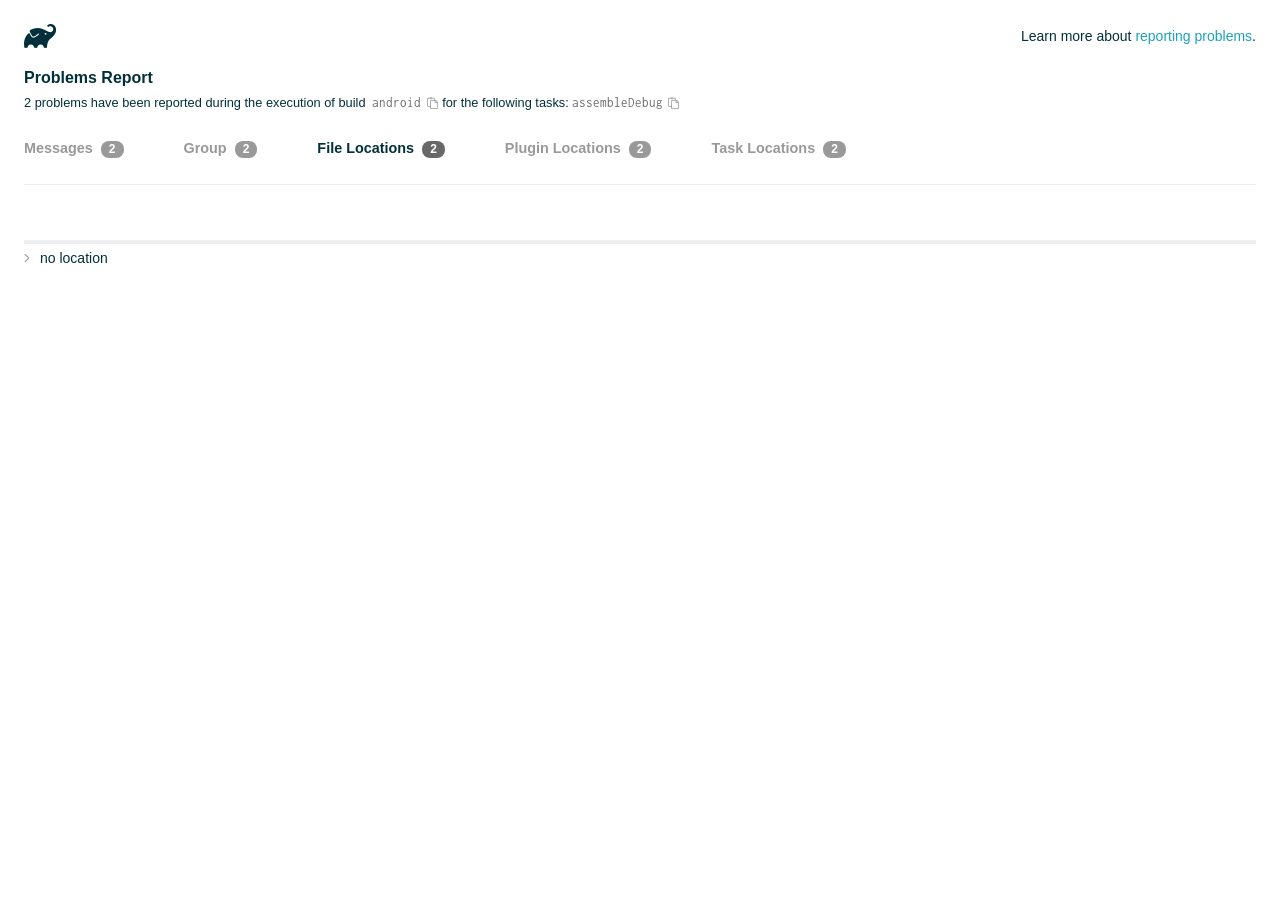
<file: android/build/reports/problems/problems-report.html>
<!DOCTYPE html>

<html lang="en">
<head>
    <!-- Required meta tags -->
    <meta charset="utf-8">
    <meta name="viewport" content="width=device-width, initial-scale=1, shrink-to-fit=no">

                    <style type="text/css">
                /*! normalize.css v7.0.0 | MIT License | github.com/necolas/normalize.css */
html {
    line-height: 1.15;
    -ms-text-size-adjust: 100%;
    -webkit-text-size-adjust: 100%
}

body {
    margin: 0
}

article, aside, footer, header, nav, section {
    display: block
}

h1 {
    font-size: 2em;
    margin: .67em 0
}

figcaption, figure, main {
    display: block
}

figure {
    margin: 1em 40px
}

hr {
    box-sizing: content-box;
    height: 0;
    overflow: visible
}

pre {
    font-family: monospace, monospace;
    font-size: 1em
}

a {
    background-color: transparent;
    -webkit-text-decoration-skip: objects
}

abbr[title] {
    border-bottom: none;
    text-decoration: underline;
    text-decoration: underline dotted
}

b, strong {
    font-weight: inherit
}

b, strong {
    font-weight: bolder
}

code, kbd, samp {
    font-family: monospace, monospace;
    font-size: 1em
}

dfn {
    font-style: italic
}

mark {
    background-color: #ff0;
    color: #000
}

small {
    font-size: 80%
}

sub, sup {
    font-size: 75%;
    line-height: 0;
    position: relative;
    vertical-align: baseline
}

sub {
    bottom: -.25em
}

sup {
    top: -.5em
}

audio, video {
    display: inline-block
}

audio:not([controls]) {
    display: none;
    height: 0
}

img {
    border-style: none
}

svg:not(:root) {
    overflow: hidden
}

button, input, optgroup, select, textarea {
    font-family: sans-serif;
    font-size: 100%;
    line-height: 1.15;
    margin: 0
}

button, input {
    overflow: visible
}

button, select {
    text-transform: none
}

[type=reset], [type=submit], button, html [type=button] {
    -webkit-appearance: button
}

[type=button]::-moz-focus-inner, [type=reset]::-moz-focus-inner, [type=submit]::-moz-focus-inner, button::-moz-focus-inner {
    border-style: none;
    padding: 0
}

[type=button]:-moz-focusring, [type=reset]:-moz-focusring, [type=submit]:-moz-focusring, button:-moz-focusring {
    outline: 1px dotted ButtonText
}

fieldset {
    padding: .35em .75em .625em
}

legend {
    box-sizing: border-box;
    color: inherit;
    display: table;
    max-width: 100%;
    padding: 0;
    white-space: normal
}

progress {
    display: inline-block;
    vertical-align: baseline
}

textarea {
    overflow: auto
}

[type=checkbox], [type=radio] {
    box-sizing: border-box;
    padding: 0
}

[type=number]::-webkit-inner-spin-button, [type=number]::-webkit-outer-spin-button {
    height: auto
}

[type=search] {
    -webkit-appearance: textfield;
    outline-offset: -2px
}

[type=search]::-webkit-search-cancel-button, [type=search]::-webkit-search-decoration {
    -webkit-appearance: none
}

::-webkit-file-upload-button {
    -webkit-appearance: button;
    font: inherit
}

details, menu {
    display: block
}

summary {
    display: list-item
}

canvas {
    display: inline-block
}

template {
    display: none
}

[hidden] {
    display: none
}

/* configuration cache styles */

.report-wrapper {
    margin: 0;
    padding: 0 24px;
}

.gradle-logo {
    width: 32px;
    height: 24px;
    background-image: url("[data-uri]");
    background-size: contain;
}

.header {
    display: flex;
    flex-wrap: wrap;
    position: fixed;
    top: 0;
    left: 0;
    width: 100%;
    padding: 24px 24px 0 24px;
    background-color: white;
    z-index: 1;
}

.learn-more {
    margin-left: auto;
    align-self: center;
    font-size: 0.875rem;
    font-weight: normal;
}

.title {
    display: flex;
    align-items: center;
    padding: 18px 0 24px 0;
    flex: 1 0 100%;
}

.content {
    font-size: 0.875rem;
    padding: 240px 0 48px;
    overflow-x: auto;
    white-space: nowrap;
}

.content ol:first-of-type {
    margin: 0;
}

.tree-btn {
    cursor: pointer;
    display: inline-block;
    width: 16px;
    height: 16px;
    background-size: contain;
    background-repeat: no-repeat;
    vertical-align: middle;
    margin-top: -0.2em;
}

.tree-btn.collapsed {
    background-image: url('data:image/svg+xml;utf8,<svg xmlns="http://www.w3.org/2000/svg" viewBox="0 0 192 512"><path d="M166.9 264.5l-117.8 116c-4.7 4.7-12.3 4.7-17 0l-7.1-7.1c-4.7-4.7-4.7-12.3 0-17L127.3 256 25.1 155.6c-4.7-4.7-4.7-12.3 0-17l7.1-7.1c4.7-4.7 12.3-4.7 17 0l117.8 116c4.6 4.7 4.6 12.3-.1 17z" fill="%23999999" stroke="%23999999"/></svg>');
}

.tree-btn.expanded {
    background-image: url('data:image/svg+xml;utf8,<svg xmlns="http://www.w3.org/2000/svg" viewBox="0 0 256 512"><path d="M119.5 326.9L3.5 209.1c-4.7-4.7-4.7-12.3 0-17l7.1-7.1c4.7-4.7 12.3-4.7 17 0L128 287.3l100.4-102.2c4.7-4.7 12.3-4.7 17 0l7.1 7.1c4.7 4.7 4.7 12.3 0 17L136.5 327c-4.7 4.6-12.3 4.6-17-.1z" fill="%23999999" stroke="%23999999"/></svg>');
}

ul .tree-btn {
    margin-right: 3px;
}

.leaf-icon {
    display: inline-block;
    width: 16px;
    height: 16px;
    background-image: url('data:image/svg+xml;utf8,<svg xmlns="http://www.w3.org/2000/svg" viewBox="0 0 256 512"><path d="M32 256 H224" stroke="%23999999" stroke-width="48" stroke-linecap="round"/></svg>');
    background-size: contain;
    background-repeat: no-repeat;
    vertical-align: middle;
    margin-top: -0.2em;
}

.invisible-text {
    user-select: all; /* Allow the text to be selectable */
    color: transparent; /* Hide the text */
    text-indent: -9999px; /* Move the text out of view */
    position: relative;
    white-space: pre; /* Preserve meaningful whitespace in the invisible text for copying */
}

.text-for-copy {
    display: inline-block;
}

.enum-icon {
    display: inline-block;
    width: 16px;
    height: 16px;
    background-image: url('data:image/svg+xml;utf8,<svg xmlns="http://www.w3.org/2000/svg" viewBox="0 0 1024 1024"><circle cx="512" cy="512" r="200" /></svg>');
    background-size: contain;
    background-repeat: no-repeat;
    vertical-align: middle;
    margin-inline-start: 0.5ex;
    margin-inline-end: 0.5ex;
    margin-top: -0.2em;
}

.error-icon {
    display: inline-block;
    width: 16px;
    height: 16px;
    background-image: url('data:image/svg+xml;utf8,<svg xmlns="http://www.w3.org/2000/svg" viewBox="0 0 320 512"><path d="M193.94 256L296.5 153.44l21.15-21.15c3.12-3.12 3.12-8.19 0-11.31l-22.63-22.63c-3.12-3.12-8.19-3.12-11.31 0L160 222.06 36.29 98.34c-3.12-3.12-8.19-3.12-11.31 0L2.34 120.97c-3.12 3.12-3.12 8.19 0 11.31L126.06 256 2.34 379.71c-3.12 3.12-3.12 8.19 0 11.31l22.63 22.63c3.12 3.12 8.19 3.12 11.31 0L160 289.94 262.56 392.5l21.15 21.15c3.12 3.12 8.19 3.12 11.31 0l22.63-22.63c3.12-3.12 3.12-8.19 0-11.31L193.94 256z" fill="%23FC461E" stroke="%23FC461E"/></svg>');
    background-size: contain;
    background-repeat: no-repeat;
    vertical-align: middle;
    margin-inline-start: 0.5ex;
    margin-inline-end: 0.5ex;
    margin-top: -0.2em;
}

.advice-icon {
    display: inline-block;
    width: 16px;
    height: 16px;
    background-image: url('data:image/svg+xml;utf8,<svg width="800px" height="800px" viewBox="-4.93 0 122.88 122.88" version="1.1" id="Layer_1" xmlns="http://www.w3.org/2000/svg" xmlns:xlink="http://www.w3.org/1999/xlink"  style="enable-background:new 0 0 113.01 122.88" xml:space="preserve"><g><path d="M44.13,102.06c-1.14,0.03-2.14-0.81-2.3-1.96c-0.17-1.2,0.64-2.31,1.82-2.54c-1.3-7.37-4.85-11.43-8.6-15.72 c-2.92-3.34-5.95-6.81-8.34-11.92c-2.35-5.03-3.64-10.23-3.6-15.63c0.05-5.4,1.42-10.96,4.4-16.71c0.02-0.04,0.04-0.07,0.06-0.11 l0,0c3.91-6.62,9.38-11.04,15.47-13.52c5.11-2.09,10.66-2.8,16.1-2.3c5.42,0.5,10.73,2.2,15.37,4.94 c5.9,3.49,10.75,8.67,13.42,15.21c1.44,3.54,2.42,7.49,2.54,11.82c0.12,4.31-0.62,8.96-2.61,13.88 c-2.66,6.59-6.18,10.68-9.47,14.51c-3.03,3.53-5.85,6.81-7.42,11.84c0.89,0.21,1.59,0.94,1.73,1.9c0.17,1.24-0.7,2.39-1.94,2.56 l-0.77,0.11c-0.14,1.09-0.23,2.26-0.27,3.51l0.25-0.04c1.24-0.17,2.39,0.7,2.56,1.94c0.17,1.24-0.7,2.39-1.94,2.56l-0.78,0.11 c0.01,0.15,0.02,0.3,0.03,0.45l0,0c0.07,0.88,0.08,1.73,0.03,2.54l0.13-0.02c1.25-0.15,2.38,0.74,2.54,1.98 c0.15,1.25-0.74,2.38-1.98,2.54l-1.68,0.21c-1.2,3.11-3.34,5.48-5.87,6.94c-1.74,1.01-3.67,1.59-5.61,1.71 c-1.97,0.12-3.96-0.25-5.78-1.13c-2.08-1.02-3.94-2.71-5.29-5.14c-0.65-0.33-1.13-0.97-1.23-1.75c-0.04-0.31-0.01-0.61,0.07-0.89 c-0.39-1.16-0.68-2.43-0.87-3.83l-0.07,0.01c-1.24,0.17-2.39-0.7-2.56-1.94c-0.17-1.24,0.7-2.39,1.94-2.56l0.54-0.08 C44.19,104.32,44.18,103.16,44.13,102.06L44.13,102.06z M2.18,58.86C1.01,58.89,0.04,57.98,0,56.81c-0.04-1.17,0.88-2.14,2.05-2.18 l8.7-0.3c1.17-0.04,2.14,0.88,2.18,2.05c0.04,1.17-0.88,2.14-2.05,2.18L2.18,58.86L2.18,58.86z M110.68,50.25 c1.16-0.12,2.2,0.73,2.32,1.89c0.12,1.16-0.73,2.2-1.89,2.32l-8.66,0.91c-1.16,0.12-2.2-0.73-2.32-1.89 c-0.12-1.16,0.73-2.2,1.89-2.32L110.68,50.25L110.68,50.25z M94.91,14.78c0.65-0.97,1.96-1.23,2.93-0.58 c0.97,0.65,1.23,1.96,0.58,2.93l-4.84,7.24c-0.65,0.97-1.96,1.23-2.93,0.58c-0.97-0.65-1.23-1.96-0.58-2.93L94.91,14.78 L94.91,14.78z M57.63,2.06c0.03-1.17,1-2.09,2.16-2.06c1.17,0.03,2.09,1,2.06,2.16l-0.22,8.7c-0.03,1.17-1,2.09-2.16,2.06 c-1.17-0.03-2.09-1-2.06-2.16L57.63,2.06L57.63,2.06z M13.88,15.53c-0.86-0.8-0.9-2.14-0.11-2.99c0.8-0.86,2.14-0.9,2.99-0.11 l6.37,5.94c0.86,0.8,0.9,2.14,0.11,2.99c-0.8,0.86-2.14,0.9-2.99,0.11L13.88,15.53L13.88,15.53z M47.88,96.95l18.49-2.63 c1.59-6.7,5.05-10.73,8.8-15.08c3.08-3.58,6.36-7.4,8.76-13.34c1.76-4.35,2.41-8.43,2.31-12.19c-0.1-3.75-0.96-7.21-2.24-10.34 c-2.3-5.63-6.51-10.11-11.65-13.15c-4.11-2.43-8.8-3.94-13.59-4.37c-4.77-0.44-9.64,0.19-14.13,2.02 c-5.26,2.15-9.99,5.97-13.39,11.72c-2.64,5.12-3.86,10.02-3.9,14.73c-0.04,4.74,1.11,9.33,3.2,13.8c2.13,4.56,4.97,7.8,7.69,10.92 C42.47,83.9,46.48,88.49,47.88,96.95L47.88,96.95z M65.62,99.02l-17.27,2.45c0.05,1.1,0.07,2.25,0.05,3.47l17.05-2.42 C65.47,101.29,65.52,100.12,65.62,99.02L65.62,99.02z M48.49,109.52c0.12,0.92,0.3,1.76,0.53,2.54l16.55-2.04 c0.11-0.86,0.13-1.77,0.05-2.74l0,0l0-0.02l-0.01-0.17L48.49,109.52L48.49,109.52z M51.37,116.36c0.64,0.67,1.35,1.19,2.1,1.55 c1.15,0.56,2.42,0.79,3.67,0.72c1.29-0.08,2.57-0.47,3.74-1.15c1.1-0.64,2.09-1.53,2.88-2.65L51.37,116.36L51.37,116.36z"/></g></svg>');
    background-size: contain;
    background-repeat: no-repeat;
    vertical-align: middle;
    margin-inline-start: 0.5ex;
    margin-inline-end: 0.5ex;
    margin-top: -0.2em;
}

.warning-icon {
    display: inline-block;
    width: 13px;
    height: 13px;
    background-image: url('data:image/svg+xml;utf8,<svg xmlns="http://www.w3.org/2000/svg" viewBox="0 0 576 512"><path d="M270.2 160h35.5c3.4 0 6.1 2.8 6 6.2l-7.5 196c-.1 3.2-2.8 5.8-6 5.8h-20.5c-3.2 0-5.9-2.5-6-5.8l-7.5-196c-.1-3.4 2.6-6.2 6-6.2zM288 388c-15.5 0-28 12.5-28 28s12.5 28 28 28 28-12.5 28-28-12.5-28-28-28zm281.5 52L329.6 24c-18.4-32-64.7-32-83.2 0L6.5 440c-18.4 31.9 4.6 72 41.6 72H528c36.8 0 60-40 41.5-72zM528 480H48c-12.3 0-20-13.3-13.9-24l240-416c6.1-10.6 21.6-10.7 27.7 0l240 416c6.2 10.6-1.5 24-13.8 24z" fill="%23DEAD22" stroke="%23DEAD22"/></svg>');
    background-size: contain;
    background-repeat: no-repeat;
    vertical-align: middle;
    margin-inline-start: 0.3ex;
    margin-inline-end: 1.1ex;
    margin-top: -0.1em;
}

.documentation-button {
    cursor: pointer;
    display: inline-block;
    width: 13px;
    height: 13px;
    background-image: url('data:image/svg+xml;utf8,<svg xmlns="http://www.w3.org/2000/svg" viewBox="0 0 512 512"><path d="M256 340c-15.464 0-28 12.536-28 28s12.536 28 28 28 28-12.536 28-28-12.536-28-28-28zm7.67-24h-16c-6.627 0-12-5.373-12-12v-.381c0-70.343 77.44-63.619 77.44-107.408 0-20.016-17.761-40.211-57.44-40.211-29.144 0-44.265 9.649-59.211 28.692-3.908 4.98-11.054 5.995-16.248 2.376l-13.134-9.15c-5.625-3.919-6.86-11.771-2.645-17.177C185.658 133.514 210.842 116 255.67 116c52.32 0 97.44 29.751 97.44 80.211 0 67.414-77.44 63.849-77.44 107.408V304c0 6.627-5.373 12-12 12zM256 40c118.621 0 216 96.075 216 216 0 119.291-96.61 216-216 216-119.244 0-216-96.562-216-216 0-119.203 96.602-216 216-216m0-32C119.043 8 8 119.083 8 256c0 136.997 111.043 248 248 248s248-111.003 248-248C504 119.083 392.957 8 256 8z" fill="%23999999" stroke="%23999999"/></svg>');
    background-size: contain;
    background-repeat: no-repeat;
    vertical-align: middle;
    margin-inline-start: 0.5ex;
    margin-inline-end: 0.5ex;
    margin-top: -0.2em;
}

.documentation-button::selection {
    color: transparent;
}

.documentation-button:hover {
    color: transparent;
}

.copy-button {
    cursor: pointer;
    display: inline-block;
    width: 12px;
    height: 12px;
    background-image: url('data:image/svg+xml;utf8,<svg xmlns="http://www.w3.org/2000/svg" viewBox="0 0 448 512"><path d="M433.941 193.941l-51.882-51.882A48 48 0 0 0 348.118 128H320V80c0-26.51-21.49-48-48-48h-66.752C198.643 13.377 180.858 0 160 0s-38.643 13.377-45.248 32H48C21.49 32 0 53.49 0 80v288c0 26.51 21.49 48 48 48h80v48c0 26.51 21.49 48 48 48h224c26.51 0 48-21.49 48-48V227.882a48 48 0 0 0-14.059-33.941zm-22.627 22.627a15.888 15.888 0 0 1 4.195 7.432H352v-63.509a15.88 15.88 0 0 1 7.431 4.195l51.883 51.882zM160 30c9.941 0 18 8.059 18 18s-8.059 18-18 18-18-8.059-18-18 8.059-18 18-18zM48 384c-8.822 0-16-7.178-16-16V80c0-8.822 7.178-16 16-16h66.752c6.605 18.623 24.389 32 45.248 32s38.643-13.377 45.248-32H272c8.822 0 16 7.178 16 16v48H176c-26.51 0-48 21.49-48 48v208H48zm352 96H176c-8.822 0-16-7.178-16-16V176c0-8.822 7.178-16 16-16h144v72c0 13.2 10.8 24 24 24h72v208c0 8.822-7.178 16-16 16z" fill="%23999999" stroke="%23999999"/></svg>');
    background-size: contain;
    background-repeat: no-repeat;
    vertical-align: middle;
    margin-inline-start: 0.5ex;
    margin-top: -0.2em;
}

.groups{
    display: flex;
    border-bottom: 1px solid #EDEEEF;
    flex: 1 0 100%;
}

.uncategorized {
    display: flex;
    border-top: 4px solid #EDEEEF;
    flex: 1 0 100%;
}

.group-selector {
    padding: 0 52px 24px 0;
    font-size: 0.9rem;
    font-weight: bold;
    color: #999999;
    cursor: pointer;
}

.group-selector__count {
    margin: 0 8px;
    border-radius: 8px;
    background-color: #999;
    color: #fff;
    padding: 1px 8px 2px;
    font-size: 0.75rem;
}

.group-selector--active {
    color: #02303A;
    cursor: auto;
}

.group-selector--active .group-selector__count {
    background-color: #686868;
}

.group-selector--disabled {
    cursor: not-allowed;
}

.accordion-header {
    cursor: pointer;
}

.container {
    padding-left: 0.5em;
    padding-right: 0.5em;
}

.stacktrace {
    border-radius: 4px;
    overflow-x: auto;
    padding: 0.5rem;
    margin-bottom: 0;
    min-width: 1000px;
}

/* Lato (bold, regular) */
@font-face {
    font-display: swap;
    font-family: Lato;
    font-weight: 500;
    font-style: normal;
    src: url("https://assets.gradle.com/lato/fonts/lato-semibold/lato-semibold.woff2") format("woff2"),
    url("https://assets.gradle.com/lato/fonts/lato-semibold/lato-semibold.woff") format("woff");
}

@font-face {
    font-display: swap;
    font-family: Lato;
    font-weight: bold;
    font-style: normal;
    src: url("https://assets.gradle.com/lato/fonts/lato-bold/lato-bold.woff2") format("woff2"),
    url("https://assets.gradle.com/lato/fonts/lato-bold/lato-bold.woff") format("woff");
}

* {
    -webkit-box-sizing: border-box;
    -moz-box-sizing: border-box;
    box-sizing: border-box;
}

html,
body {
    margin: 0;
    padding: 0;
}

html {
    font-family: "Lato", "Helvetica Neue", Arial, sans-serif;
    font-size: 16px;
    font-weight: 400;
    line-height: 1.5;
}

body {
    color: #02303A;
    background-color: #ffffff;
    -webkit-text-size-adjust: 100%;
    -ms-text-size-adjust: 100%;
    -webkit-font-smoothing: antialiased;
}


/* typography */
h1, h2, h3, h4, h5, h6 {
    color: #02303A;
    text-rendering: optimizeLegibility;
    margin: 0;
}

h1 {
    font-size: 1rem;
}

h2 {
    font-size: 0.9rem;
}

h3 {
    font-size: 1.125rem;
}

h4, h5, h6 {
    font-size: 0.875rem;
}

h1 code {
    font-weight: bold;
}

ul, ol, dl {
    list-style-position: outside;
    line-height: 1.6;
    padding: 0;
    margin: 0 0 0 20px;
    list-style-type: none;
}

li {
    line-height: 2;
}

a {
    color: #1DA2BD;
    text-decoration: none;
    transition: all 0.3s ease, visibility 0s;
}

a:hover {
    color: #35c1e4;
}

/* code */
code, pre {
    font-family: Inconsolata, Monaco, "Courier New", monospace;
    font-style: normal;
    font-variant-ligatures: normal;
    font-variant-caps: normal;
    font-variant-numeric: normal;
    font-variant-east-asian: normal;
    font-weight: normal;
    font-stretch: normal;
    color: #686868;
}

*:not(pre) > code {
    letter-spacing: 0;
    padding: 0.1em 0.5ex;
    text-rendering: optimizeSpeed;
    word-spacing: -0.15em;
    word-wrap: break-word;
}

pre {
    font-size: 0.75rem;
    line-height: 1.8;
    margin-top: 0;
    margin-bottom: 1.5em;
    padding: 1rem;
}

pre code {
    background-color: transparent;
    color: inherit;
    line-height: 1.8;
    font-size: 100%;
    padding: 0;
}

a code {
    color: #1BA8CB;
}

pre.code, pre.programlisting, pre.screen, pre.tt {
    background-color: #f7f7f8;
    border-radius: 4px;
    font-size: 1em;
    line-height: 1.45;
    margin-bottom: 1.25em;
    overflow-x: auto;
    padding: 1rem;
}

li em, p em {
    padding: 0 1px;
}

code em, tt em {
    text-decoration: none;
}

code + .copy-button {
    margin-inline-start: 0.2ex;
}

.java-exception {
    font-size: 0.75rem;
    padding-left: 24px;
}

.java-exception ul {
    margin: 0;
    line-height: inherit;
}

.java-exception code {
    white-space: pre;
}

.java-exception-part-toggle {
    user-select: none;
    cursor: pointer;
    border-radius: 2px;
    padding: 0.1em 0.2em;
    background: azure;
    color: #686868;
}

                </style>
    <!-- Inconsolata is used as a default monospace font in the report. -->
    <link rel="stylesheet" href="https://fonts.googleapis.com/css?family=Inconsolata:400,700" />

    <title>Gradle Configuration Cache</title>
</head>
<body>

<div id="playground"></div>

<div class="report" id="report">
    Loading...
</div>

<script type="text/javascript">
function configurationCacheProblems() { return (
// begin-report-data
{"diagnostics":[{"problem":[{"text":"Properties should be assigned using the 'propName = value' syntax. Setting a property via the Gradle-generated 'propName value' or 'propName(value)' syntax in Groovy DSL has been deprecated."}],"severity":"WARNING","problemDetails":[{"text":"This is scheduled to be removed in Gradle 10."}],"contextualLabel":"Properties should be assigned using the 'propName = value' syntax. Setting a property via the Gradle-generated 'propName value' or 'propName(value)' syntax in Groovy DSL has been deprecated.","documentationLink":"https://docs.gradle.org/9.1.0/userguide/upgrading_version_8.html#groovy_space_assignment_syntax","problemId":[{"name":"deprecation","displayName":"Deprecation"},{"name":"properties-should-be-assigned-using-the-propname-value-syntax-setting-a-property-via-the-gradle-generated-propname-value-or-propname-value-syntax-in-groovy-dsl","displayName":"Properties should be assigned using the 'propName = value' syntax. Setting a property via the Gradle-generated 'propName value' or 'propName(value)' syntax in Groovy DSL has been deprecated."}],"solutions":[[{"text":"Use assignment ('group = <value>') instead."}]]},{"problem":[{"text":"Properties should be assigned using the 'propName = value' syntax. Setting a property via the Gradle-generated 'propName value' or 'propName(value)' syntax in Groovy DSL has been deprecated."}],"severity":"WARNING","problemDetails":[{"text":"This is scheduled to be removed in Gradle 10."}],"contextualLabel":"Properties should be assigned using the 'propName = value' syntax. Setting a property via the Gradle-generated 'propName value' or 'propName(value)' syntax in Groovy DSL has been deprecated.","documentationLink":"https://docs.gradle.org/9.1.0/userguide/upgrading_version_8.html#groovy_space_assignment_syntax","problemId":[{"name":"deprecation","displayName":"Deprecation"},{"name":"properties-should-be-assigned-using-the-propname-value-syntax-setting-a-property-via-the-gradle-generated-propname-value-or-propname-value-syntax-in-groovy-dsl","displayName":"Properties should be assigned using the 'propName = value' syntax. Setting a property via the Gradle-generated 'propName value' or 'propName(value)' syntax in Groovy DSL has been deprecated."}],"solutions":[[{"text":"Use assignment ('version = <value>') instead."}]]}],"problemsReport":{"totalProblemCount":2,"buildName":"android","requestedTasks":"assembleDebug","documentationLink":"https://docs.gradle.org/9.1.0/userguide/reporting_problems.html","documentationLinkCaption":"Problem report","summaries":[]}}
// end-report-data
);}
</script>
                <script type="text/javascript">
                !function(n,t){"object"==typeof exports&&"object"==typeof module?module.exports=t():"function"==typeof define&&define.amd?define([],t):"object"==typeof exports?exports["configuration-cache-report"]=t():n["configuration-cache-report"]=t()}(this,(()=>(({70:function(){void 0===ArrayBuffer.isView&&(ArrayBuffer.isView=function(n){return null!=n&&null!=n.__proto__&&n.__proto__.__proto__===Int8Array.prototype.__proto__}),void 0===Math.imul&&(Math.imul=function(n,t){return(4294901760&n)*(65535&t)+(65535&n)*(0|t)|0}),this["configuration-cache-report"]=function(n){"use strict";var t,r,i,e,u,o,f,s,c,a,h,l,_,v,d,g,w,b,p,m,k,q,y,B,C,x,j,P,I,S,z,T,E,L,N,A,M,F,D,O,R,H,$,G,U,V,Q,Z,Y,W,K,X,J,nn,tn,rn,en,un,on,fn,sn,cn,an,hn,ln,_n,vn,dn,gn,wn,bn,pn,mn,kn,qn,yn,Bn,Cn,xn,jn,Pn,In,Sn,zn,Tn,En,Ln,Nn,An,Mn=Math.imul,Fn=ArrayBuffer.isView;function Dn(n,t){if(!(t>=0))throw _u(ce("Requested element count "+t+" is less than zero."));return function(n,t){if(!(t>=0))throw _u(ce("Requested element count "+t+" is less than zero."));if(0===t)return Ct();if(t>=n.length)return function(n){switch(n.length){case 0:return Ct();case 1:return qr(n[0]);default:return function(n){return Hr(function(n){return new It(n,!1)}(n))}(n)}}(n);if(1===t)return qr(n[0]);var r=0,i=Rr(),e=0,u=n.length;n:for(;e<u;){var o=n[e];if(e=e+1|0,i.d(o),(r=r+1|0)===t)break n}return i}(n,rt(n.length-t|0,0))}function On(n,t,r,i,e,u,o){return t=t===A?", ":t,r=r===A?"":r,i=i===A?"":i,e=e===A?-1:e,u=u===A?"...":u,o=o===A?null:o,function(n,t,r,i,e,u,o,f){r=r===A?", ":r,i=i===A?"":i,e=e===A?"":e,u=u===A?-1:u,o=o===A?"...":o,f=f===A?null:f,t.e(i);var s=0,c=0,a=n.length;n:for(;c<a;){var h=n[c];if(c=c+1|0,(s=s+1|0)>1&&t.e(r),!(u<0||s<=u))break n;Jt(t,h,f)}return u>=0&&s>u&&t.e(o),t.e(e),t}(n,Bi(),t,r,i,e,u,o).toString()}function Rn(n){return n.length-1|0}function Hn(n,t){if(null==t){var r=0,i=n.length-1|0;if(r<=i)do{var e=r;if(r=r+1|0,null==n[e])return e}while(r<=i)}else{var u=0,o=n.length-1|0;if(u<=o)do{var f=u;if(u=u+1|0,le(t,n[f]))return f}while(u<=o)}return-1}function $n(n,t,r,i,e,u,o){return t=t===A?", ":t,r=r===A?"":r,i=i===A?"":i,e=e===A?-1:e,u=u===A?"...":u,o=o===A?null:o,Gn(n,Bi(),t,r,i,e,u,o).toString()}function Gn(n,t,r,i,e,u,o,f){r=r===A?", ":r,i=i===A?"":i,e=e===A?"":e,u=u===A?-1:u,o=o===A?"...":o,f=f===A?null:f,t.e(i);var s=0,c=n.f();n:for(;c.g();){var a=c.h();if((s=s+1|0)>1&&t.e(r),!(u<0||s<=u))break n;Jt(t,a,f)}return u>=0&&s>u&&t.e(o),t.e(e),t}function Un(n){if(n.i())throw xu("List is empty.");return n.j(0)}function Vn(n){return new tt(n)}function Qn(n){if(Ke(n,Di)){var t;switch(n.k()){case 0:t=Ct();break;case 1:t=qr(Ke(n,Fi)?n.j(0):n.f().h());break;default:t=Zn(n)}return t}return xt(Xn(n))}function Zn(n){return Hr(n)}function Yn(n){if(Ke(n,Di)&&n.k()<=1)return Qn(n);var t=Xn(n);return function(n){var t=(n.k()/2|0)-1|0;if(t<0)return br();var r=jt(n),i=0;if(i<=t)do{var e=i;i=i+1|0;var u=n.j(e);n.f4(e,n.j(r)),n.f4(r,u),r=r-1|0}while(e!==t)}(t),t}function Wn(n,t){if(!(t>=0))throw _u(ce("Requested element count "+t+" is less than zero."));return function(n,t){if(!(t>=0))throw _u(ce("Requested element count "+t+" is less than zero."));if(0===t)return Ct();if(Ke(n,Di)){if(t>=n.k())return Qn(n);if(1===t)return qr(function(n){if(Ke(n,Fi))return Un(n);var t=n.f();if(!t.g())throw xu("Collection is empty.");return t.h()}(n))}var r=0,i=Rr(),e=n.f();n:for(;e.g();){var u=e.h();if(i.d(u),(r=r+1|0)===t)break n}return xt(i)}(n,rt(n.k()-t|0,0))}function Kn(n,t){if(!(t>=0))throw _u(ce("Requested element count "+t+" is less than zero."));if(0===t)return Ct();var r=n.k();if(t>=r)return Qn(n);if(1===t)return qr(Jn(n));var i=Rr();if(Ke(n,bi)){var e=r-t|0;if(e<r)do{var u=e;e=e+1|0,i.d(n.j(u))}while(e<r)}else for(var o=n.l(r-t|0);o.g();){var f=o.h();i.d(f)}return i}function Xn(n){return Ke(n,Di)?Zn(n):nt(n,Or())}function Jn(n){if(n.i())throw xu("List is empty.");return n.j(jt(n))}function nt(n,t){for(var r=n.f();r.g();){var i=r.h();t.d(i)}return t}function tt(n){this.n_1=n}function rt(n,t){return n<t?t:n}function it(n,t){return n>t?t:n}function et(n,t){return Kt().q(n,t,-1)}function ut(n,t){return new Ft(n,t)}function ot(n){var t=n.f();if(!t.g())return Ct();var r=t.h();if(!t.g())return qr(r);var i=Or();for(i.d(r);t.g();)i.d(t.h());return i}function ft(n){this.r_1=n}function st(n,t){this.s_1=n,this.t_1=t}function ct(){}function at(n){this.x_1=n,this.w_1=0}function ht(n,t){this.a1_1=n,at.call(this,n),_t().b1(t,this.a1_1.k()),this.w_1=t}function lt(){t=this}function _t(){return null==t&&new lt,t}function vt(){_t(),ct.call(this)}function dt(n){this.h1_1=n}function gt(n,t){return t===n?"(this Map)":Vi(t)}function wt(n,t){var r;n:{for(var i=n.o().f();i.g();){var e=i.h();if(le(e.j1(),t)){r=e;break n}}r=null}return r}function bt(){r=this}function pt(){return null==r&&new bt,r}function mt(n){this.q1_1=n,ct.call(this)}function kt(){pt(),this.n1_1=null,this.o1_1=null}function qt(){i=this}function yt(){return null==i&&new qt,i}function Bt(n){return n.length>0?ou(n):Ct()}function Ct(){return null==e&&new Pt,e}function xt(n){switch(n.k()){case 0:return Ct();case 1:return qr(n.j(0));default:return n}}function jt(n){return n.k()-1|0}function Pt(){e=this,this.z1_1=new ke(-1478467534,-1720727600)}function It(n,t){this.b2_1=n,this.c2_1=t}function St(){u=this}function zt(){return null==u&&new St,u}function Tt(n,t){return Ke(n,Di)?n.k():t}function Et(n,t){if(Ke(t,Di))return n.m(t);for(var r=!1,i=t.f();i.g();){var e=i.h();n.d(e)&&(r=!0)}return r}function Lt(){}function Nt(n,t){this.h2_1=n,this.g2_1=n.i2_1.l(function(n,t){if(!(0<=t&&t<=n.k()))throw du("Position index "+t+" must be in range ["+Ve(0,n.k())+"].");return n.k()-t|0}(n,t))}function At(n){vt.call(this),this.i2_1=n}function Mt(n){this.k2_1=n,this.j2_1=n.l2_1.f()}function Ft(n,t){this.l2_1=n,this.m2_1=t}function Dt(n){for(;n.n2_1.g();){var t=n.n2_1.h();if(n.q2_1.t2_1(t)===n.q2_1.s2_1)return n.p2_1=t,n.o2_1=1,br()}n.o2_1=0}function Ot(n){this.q2_1=n,this.n2_1=n.r2_1.f(),this.o2_1=-1,this.p2_1=null}function Rt(n,t,r){t=t===A||t,this.r2_1=n,this.s2_1=t,this.t2_1=r}function Ht(){return null==o&&new $t,o}function $t(){o=this,this.u2_1=new ke(1993859828,793161749)}function Gt(n,t,r){return Ut(Ut(n,r)-Ut(t,r)|0,r)}function Ut(n,t){var r=n%t|0;return r>=0?r:r+t|0}function Vt(){f=this,this.p_1=new Zt(1,0)}function Qt(){return null==f&&new Vt,f}function Zt(n,t){Qt(),Xt.call(this,n,t,1)}function Yt(n,t,r){Lt.call(this),this.d3_1=r,this.e3_1=t,this.f3_1=this.d3_1>0?n<=t:n>=t,this.g3_1=this.f3_1?n:this.e3_1}function Wt(){s=this}function Kt(){return null==s&&new Wt,s}function Xt(n,t,r){if(Kt(),0===r)throw _u("Step must be non-zero.");if(r===mr().MIN_VALUE)throw _u("Step must be greater than Int.MIN_VALUE to avoid overflow on negation.");this.z2_1=n,this.a3_1=function(n,t,r){var i;if(r>0)i=n>=t?t:t-Gt(t,n,r)|0;else{if(!(r<0))throw _u("Step is zero.");i=n<=t?t:t+Gt(n,t,0|-r)|0}return i}(n,t,r),this.b3_1=r}function Jt(n,t,r){null!=r?n.e(r(t)):null==t||nu(t)?n.e(t):t instanceof Mi?n.i3(t.h3_1):n.e(Vi(t))}function nr(n,t,r){if(n===t)return!0;if(!(r=r!==A&&r))return!1;var i=xi(n),e=xi(t);return i===e||le(new Mi(ne(Li(i).toLowerCase(),0)),new Mi(ne(Li(e).toLowerCase(),0)))}function tr(n){return re(n)-1|0}function rr(n,t,r,i){return r=r===A?0:r,(i=i!==A&&i)||"string"!=typeof n?ir(n,t,r,re(n),i):n.indexOf(t,r)}function ir(n,t,r,i,e,u){var o=(u=u!==A&&u)?et(it(r,tr(n)),rt(i,0)):Ve(rt(r,0),it(i,re(n)));if("string"==typeof n&&"string"==typeof t){var f=o.z2_1,s=o.a3_1,c=o.b3_1;if(c>0&&f<=s||c<0&&s<=f)do{var a=f;if(f=f+c|0,Ti(t,0,n,a,re(t),e))return a}while(a!==s)}else{var h=o.z2_1,l=o.a3_1,_=o.b3_1;if(_>0&&h<=l||_<0&&l<=h)do{var v=h;if(h=h+_|0,fr(t,0,n,v,re(t),e))return v}while(v!==l)}return-1}function er(n){var t=0,r=re(n)-1|0,i=!1;n:for(;t<=r;){var e=ji(ne(n,i?r:t));if(i){if(!e)break n;r=r-1|0}else e?t=t+1|0:i=!0}return ie(n,t,r+1|0)}function ur(n,t){return ce(ie(n,t.y2(),t.c3()+1|0))}function or(n,t,r,i,e){r=r===A?0:r,i=i!==A&&i,sr(e=e===A?0:e);var u,o,f=ou(t);return new hr(n,r,e,(u=f,o=i,function(n,t){var r=function(n,t,r,i){if(!i&&1===t.k()){var e=function(n){if(Ke(n,Fi))return function(n){var t;switch(n.k()){case 0:throw xu("List is empty.");case 1:t=n.j(0);break;default:throw _u("List has more than one element.")}return t}(n);var t=n.f();if(!t.g())throw xu("Collection is empty.");var r=t.h();if(t.g())throw _u("Collection has more than one element.");return r}(t),u=rr(n,e,r);return u<0?null:_r(u,e)}var o=Ve(rt(r,0),re(n));if("string"==typeof n){var f=o.z2_1,s=o.a3_1,c=o.b3_1;if(c>0&&f<=s||c<0&&s<=f)do{var a,h=f;f=f+c|0;n:{for(var l=t.f();l.g();){var _=l.h();if(Ti(_,0,n,h,_.length,i)){a=_;break n}}a=null}if(null!=a)return _r(h,a)}while(h!==s)}else{var v=o.z2_1,d=o.a3_1,g=o.b3_1;if(g>0&&v<=d||g<0&&d<=v)do{var w,b=v;v=v+g|0;n:{for(var p=t.f();p.g();){var m=p.h();if(fr(m,0,n,b,m.length,i)){w=m;break n}}w=null}if(null!=w)return _r(b,w)}while(b!==d)}return null}(n,u,t,o);return null==r?null:_r(r.t3_1,r.u3_1.length)}))}function fr(n,t,r,i,e,u){if(i<0||t<0||t>(re(n)-e|0)||i>(re(r)-e|0))return!1;var o=0;if(o<e)do{var f=o;if(o=o+1|0,!nr(ne(n,t+f|0),ne(r,i+f|0),u))return!1}while(o<e);return!0}function sr(n){if(!(n>=0))throw _u(ce("Limit must be non-negative, but was "+n))}function cr(n){if(n.l3_1<0)n.j3_1=0,n.m3_1=null;else{var t;if(n.o3_1.r3_1>0?(n.n3_1=n.n3_1+1|0,t=n.n3_1>=n.o3_1.r3_1):t=!1,t||n.l3_1>re(n.o3_1.p3_1))n.m3_1=Ve(n.k3_1,tr(n.o3_1.p3_1)),n.l3_1=-1;else{var r=n.o3_1.s3_1(n.o3_1.p3_1,n.l3_1);if(null==r)n.m3_1=Ve(n.k3_1,tr(n.o3_1.p3_1)),n.l3_1=-1;else{var i=r.v3(),e=r.w3();n.m3_1=function(n,t){return t<=mr().MIN_VALUE?Qt().p_1:Ve(n,t-1|0)}(n.k3_1,i),n.k3_1=i+e|0,n.l3_1=n.k3_1+(0===e?1:0)|0}}n.j3_1=1}}function ar(n){this.o3_1=n,this.j3_1=-1,this.k3_1=function(n,t,r){if(0>r)throw _u("Cannot coerce value to an empty range: maximum "+r+" is less than minimum 0.");return n<0?0:n>r?r:n}(n.q3_1,0,re(n.p3_1)),this.l3_1=this.k3_1,this.m3_1=null,this.n3_1=0}function hr(n,t,r,i){this.p3_1=n,this.q3_1=t,this.r3_1=r,this.s3_1=i}function lr(n,t){this.t3_1=n,this.u3_1=t}function _r(n,t){return new lr(n,t)}function vr(){}function dr(){}function gr(){}function wr(){c=this}function br(){return null==c&&new wr,c}function pr(){a=this,this.MIN_VALUE=-2147483648,this.MAX_VALUE=2147483647,this.SIZE_BYTES=4,this.SIZE_BITS=32}function mr(){return null==a&&new pr,a}function kr(n){for(var t=[],r=n.f();r.g();)t.push(r.h());return t}function qr(n){return 0===(t=[n]).length?Or():Hr(new It(t,!0));var t}function yr(n){return n<0&&function(){throw Pu("Index overflow has happened.")}(),n}function Br(n){return void 0!==n.toArray?n.toArray():kr(n)}function Cr(n){return function(n,t){for(var r=0,i=n.length;r<i;){var e=n[r];r=r+1|0,t.d(e)}return t}(t=[n],(r=t.length,i=de(ve(ni)),function(n,t,r){Mr.call(r),ni.call(r),r.y5_1=function(n){return Kr(n,0,de(ve(Xr)))}(n)}(r,0,i),i));var t,r,i}function xr(){ct.call(this)}function jr(n){this.j4_1=n,this.h4_1=0,this.i4_1=-1}function Pr(n,t){this.n4_1=n,jr.call(this,n),_t().b1(t,this.n4_1.k()),this.h4_1=t}function Ir(){xr.call(this),this.o4_1=0}function Sr(n){this.r4_1=n}function zr(n){this.s4_1=n}function Tr(n,t){this.t4_1=n,this.u4_1=t}function Er(){Mr.call(this)}function Lr(n){this.x4_1=n,Mr.call(this)}function Nr(n){this.e5_1=n,xr.call(this)}function Ar(){kt.call(this),this.c5_1=null,this.d5_1=null}function Mr(){xr.call(this)}function Fr(){h=this;var n=Rr();n.c_1=!0,this.i5_1=n}function Dr(){return null==h&&new Fr,h}function Or(){return n=de(ve(Gr)),t=[],Gr.call(n,t),n;var n,t}function Rr(n){return t=de(ve(Gr)),r=[],Gr.call(t,r),t;var t,r}function Hr(n){return function(n,t){var r;return r=Br(n),Gr.call(t,r),t}(n,de(ve(Gr)))}function $r(n,t){return _t().e1(t,n.k()),t}function Gr(n){Dr(),Ir.call(this),this.b_1=n,this.c_1=!1}function Ur(n,t,r,i,e){if(r===i)return n;var u=(r+i|0)/2|0,o=Ur(n,t,r,u,e),f=Ur(n,t,u+1|0,i,e),s=o===t?n:t,c=r,a=u+1|0,h=r;if(h<=i)do{var l=h;if(h=h+1|0,c<=u&&a<=i){var _=o[c],v=f[a];e.compare(_,v)<=0?(s[l]=_,c=c+1|0):(s[l]=v,a=a+1|0)}else c<=u?(s[l]=o[c],c=c+1|0):(s[l]=f[a],a=a+1|0)}while(l!==i);return s}function Vr(n,t){return(3&n)-(3&t)|0}function Qr(){_=this}function Zr(n){this.n5_1=n,Er.call(this)}function Yr(n){return function(n,t){Ar.call(t),Xr.call(t),t.t5_1=n,t.u5_1=n.w5()}(new ui((null==_&&new Qr,_)),n),n}function Wr(){return Yr(de(ve(Xr)))}function Kr(n,t,r){if(Yr(r),!(n>=0))throw _u(ce("Negative initial capacity: "+n));if(!(t>=0))throw _u(ce("Non-positive load factor: "+t));return r}function Xr(){this.v5_1=null}function Jr(n,t){return Mr.call(t),ni.call(t),t.y5_1=n,t}function ni(){}function ti(n,t){var r=ii(n,n.h6_1.m5(t));if(null==r)return null;var i=r;if(null!=i&&Xe(i))return ri(i,n,t);var e=i;return n.h6_1.l5(e.j1(),t)?e:null}function ri(n,t,r){var i;n:{for(var e=0,u=n.length;e<u;){var o=n[e];if(e=e+1|0,t.h6_1.l5(o.j1(),r)){i=o;break n}}i=null}return i}function ii(n,t){var r=n.i6_1[t];return void 0===r?null:r}function ei(n){this.g6_1=n,this.z5_1=-1,this.a6_1=Object.keys(n.i6_1),this.b6_1=-1,this.c6_1=null,this.d6_1=!1,this.e6_1=-1,this.f6_1=null}function ui(n){this.h6_1=n,this.i6_1=this.k6(),this.j6_1=0}function oi(){}function fi(n){this.n6_1=n,this.l6_1=null,this.m6_1=null,this.m6_1=this.n6_1.y6_1.v6_1}function si(){v=this;var n,t=(_i(0,0,n=de(ve(vi))),n);t.x6_1=!0,this.e7_1=t}function ci(){return null==v&&new si,v}function ai(n,t,r){this.d7_1=n,Tr.call(this,t,r),this.b7_1=null,this.c7_1=null}function hi(n){this.y6_1=n,Er.call(this)}function li(){return Yr(n=de(ve(vi))),vi.call(n),n.w6_1=Wr(),n;var n}function _i(n,t,r){return Kr(n,t,r),vi.call(r),r.w6_1=Wr(),r}function vi(){ci(),this.v6_1=null,this.x6_1=!1}function di(){d=this;var n=gi(0),t=n.y5_1;(t instanceof vi?t:pe()).j5(),this.f7_1=n}function gi(n){return function(n,t){return function(n,t,r){Jr(function(n,t){return _i(n,t,de(ve(vi)))}(n,t),r),wi.call(r)}(n,0,t),t}(n,de(ve(wi)))}function wi(){null==d&&new di}function bi(){}function pi(){}function mi(n){pi.call(this),this.k7_1=n}function ki(){qi.call(this)}function qi(){pi.call(this),this.m7_1=""}function yi(){if(!w){w=!0;var n="undefined"!=typeof process&&process.versions&&!!process.versions.node;g=n?new mi(process.stdout):new ki}}function Bi(){return n=de(ve(Ci)),Ci.call(n,""),n;var n}function Ci(n){this.o7_1=void 0!==n?n:""}function xi(n){var t=Li(n).toUpperCase();return t.length>1?n:ne(t,0)}function ji(n){return function(n){return 9<=n&&n<=13||28<=n&&n<=32||160===n||n>4096&&(5760===n||8192<=n&&n<=8202||8232===n||8233===n||8239===n||8287===n||12288===n)}(n)}function Pi(){b=this,this.q7_1=new RegExp("[\\\\^$*+?.()|[\\]{}]","g"),this.r7_1=new RegExp("[\\\\$]","g"),this.s7_1=new RegExp("\\$","g")}function Ii(){return null==b&&new Pi,b}function Si(n,t){Ii(),this.v7_1=n,this.w7_1=function(n){if(Ke(n,Di)){var t;switch(n.k()){case 0:t=Ht();break;case 1:t=Cr(Ke(n,Fi)?n.j(0):n.f().h());break;default:t=nt(n,gi(n.k()))}return t}return function(n){switch(n.k()){case 0:return Ht();case 1:return Cr(n.f().h());default:return n}}(nt(n,(r=de(ve(wi)),Jr(li(),r),wi.call(r),r)));var r}(t),this.x7_1=new RegExp(n,$n(t,"","gu",A,A,A,zi)),this.y7_1=null,this.z7_1=null}function zi(n){return n.d8_1}function Ti(n,t,r,i,e,u){return fr(n,t,r,i,e,u=u!==A&&u)}function Ei(n,t){return n-t|0}function Li(n){return String.fromCharCode(n)}function Ni(){p=this,this.e8_1=0,this.f8_1=65535,this.g8_1=55296,this.h8_1=56319,this.i8_1=56320,this.j8_1=57343,this.k8_1=55296,this.l8_1=57343,this.m8_1=2,this.n8_1=16}function Ai(){return null==p&&new Ni,p}function Mi(n){Ai(),this.h3_1=n}function Fi(){}function Di(){}function Oi(){}function Ri(){}function Hi(){}function $i(){}function Gi(){m=this}function Ui(n,t){null==m&&new Gi,this.p8_1=n,this.q8_1=t}function Vi(n){var t=null==n?null:ce(n);return null==t?"null":t}function Qi(n){return new Zi(n)}function Zi(n){this.t8_1=n,this.s8_1=0}function Yi(){return Ji(),k}function Wi(){return Ji(),q}function Ki(){return Ji(),y}function Xi(){return Ji(),B}function Ji(){x||(x=!0,k=new ArrayBuffer(8),q=new Float64Array(Yi()),new Float32Array(Yi()),y=new Int32Array(Yi()),Wi()[0]=-1,B=0!==Ki()[0]?1:0,C=1-Xi()|0)}function ne(n,t){var r;if(te(n)){var i,e=n.charCodeAt(t);if(Ai(),e<0?i=!0:(Ai(),i=e>65535),i)throw _u("Invalid Char code: "+e);r=Ue(e)}else r=n.y3(t);return r}function te(n){return"string"==typeof n}function re(n){return te(n)?n.length:n.x3()}function ie(n,t,r){return te(n)?n.substring(t,r):n.z3(t,r)}function ee(n){return ce(n)}function ue(n,t){var r;switch(typeof n){case"number":r="number"==typeof t?oe(n,t):t instanceof ke?oe(n,t.w8()):fe(n,t);break;case"string":case"boolean":r=fe(n,t);break;default:r=function(n,t){return n.a4(t)}(n,t)}return r}function oe(n,t){var r;if(n<t)r=-1;else if(n>t)r=1;else if(n===t){var i;if(0!==n)i=0;else{var e=1/n;i=e===1/t?0:e<0?-1:1}r=i}else r=n!=n?t!=t?0:1:-1;return r}function fe(n,t){return n<t?-1:n>t?1:0}function se(n){if(!("kotlinHashCodeValue$"in n)){var t=4294967296*Math.random()|0,r=new Object;r.value=t,r.enumerable=!1,Object.defineProperty(n,"kotlinHashCodeValue$",r)}return n.kotlinHashCodeValue$}function ce(n){return null==n?"null":function(n){return!!Ye(n)||Fn(n)}(n)?"[...]":n.toString()}function ae(n){if(null==n)return 0;var t;switch(typeof n){case"object":t="function"==typeof n.hashCode?n.hashCode():se(n);break;case"function":t=se(n);break;case"number":t=function(n){return Ji(),(0|n)===n?Ge(n):(Wi()[0]=n,Mn(Ki()[(Ji(),C)],31)+Ki()[Xi()]|0)}(n);break;case"boolean":t=n?1:0;break;default:t=he(String(n))}return t}function he(n){var t=0,r=0,i=n.length-1|0;if(r<=i)do{var e=r;r=r+1|0;var u=n.charCodeAt(e);t=Mn(t,31)+u|0}while(e!==i);return t}function le(n,t){return null==n?null==t:null!=t&&("object"==typeof n&&"function"==typeof n.equals?n.equals(t):n!=n?t!=t:"number"==typeof n&&"number"==typeof t?n===t&&(0!==n||1/n==1/t):n===t)}function _e(n,t){null!=Error.captureStackTrace?Error.captureStackTrace(n,t):n.stack=(new Error).stack}function ve(n){return n.prototype}function de(n){return Object.create(n)}function ge(n,t,r){Error.call(n),function(n,t,r){var i=eu(Object.getPrototypeOf(n));if(!(1&i)){var e;if(null==t){var u;if(null!==t){var o=null==r?null:r.toString();u=null==o?A:o}else u=A;e=u}else e=t;n.message=e}2&i||(n.cause=r),n.name=Object.getPrototypeOf(n).constructor.name}(n,t,r)}function we(n){var t;return null==n?function(){throw Eu()}():t=n,t}function be(){throw Nu()}function pe(){throw Mu()}function me(){j=this,this.x8_1=new ke(0,-2147483648),this.y8_1=new ke(-1,2147483647),this.z8_1=8,this.a9_1=64}function ke(n,t){null==j&&new me,gr.call(this),this.u8_1=n,this.v8_1=t}function qe(){return $e(),P}function ye(){return $e(),I}function Be(){return $e(),S}function Ce(){return $e(),T}function xe(){return $e(),E}function je(n,t){if($e(),Te(n,t))return 0;var r=Ne(n),i=Ne(t);return r&&!i?-1:!r&&i?1:Ne(Ie(n,t))?-1:1}function Pe(n,t){$e();var r=n.v8_1>>>16|0,i=65535&n.v8_1,e=n.u8_1>>>16|0,u=65535&n.u8_1,o=t.v8_1>>>16|0,f=65535&t.v8_1,s=t.u8_1>>>16|0,c=0,a=0,h=0,l=0;return c=(c=c+((a=(a=a+((h=(h=h+((l=l+(u+(65535&t.u8_1)|0)|0)>>>16|0)|0)+(e+s|0)|0)>>>16|0)|0)+(i+f|0)|0)>>>16|0)|0)+(r+o|0)|0,new ke((h&=65535)<<16|(l&=65535),(c&=65535)<<16|(a&=65535))}function Ie(n,t){return $e(),Pe(n,t.e9())}function Se(n,t){if($e(),Ae(n))return qe();if(Ae(t))return qe();if(Te(n,Ce()))return Me(t)?Ce():qe();if(Te(t,Ce()))return Me(n)?Ce():qe();if(Ne(n))return Ne(t)?Se(Fe(n),Fe(t)):Fe(Se(Fe(n),t));if(Ne(t))return Fe(Se(n,Fe(t)));if(De(n,xe())&&De(t,xe()))return Oe(ze(n)*ze(t));var r=n.v8_1>>>16|0,i=65535&n.v8_1,e=n.u8_1>>>16|0,u=65535&n.u8_1,o=t.v8_1>>>16|0,f=65535&t.v8_1,s=t.u8_1>>>16|0,c=65535&t.u8_1,a=0,h=0,l=0,_=0;return l=l+((_=_+Mn(u,c)|0)>>>16|0)|0,_&=65535,h=(h=h+((l=l+Mn(e,c)|0)>>>16|0)|0)+((l=(l&=65535)+Mn(u,s)|0)>>>16|0)|0,l&=65535,a=(a=(a=a+((h=h+Mn(i,c)|0)>>>16|0)|0)+((h=(h&=65535)+Mn(e,s)|0)>>>16|0)|0)+((h=(h&=65535)+Mn(u,f)|0)>>>16|0)|0,h&=65535,a=a+(((Mn(r,c)+Mn(i,s)|0)+Mn(e,f)|0)+Mn(u,o)|0)|0,new ke(l<<16|_,(a&=65535)<<16|h)}function ze(n){return $e(),4294967296*n.v8_1+function(n){return $e(),n.u8_1>=0?n.u8_1:4294967296+n.u8_1}(n)}function Te(n,t){return $e(),n.v8_1===t.v8_1&&n.u8_1===t.u8_1}function Ee(n,t){if($e(),t<2||36<t)throw mu("radix out of range: "+t);if(Ae(n))return"0";if(Ne(n)){if(Te(n,Ce())){var r=Le(t),i=n.d9(r),e=Ie(Se(i,r),n).g9();return Ee(i,t)+e.toString(t)}return"-"+Ee(Fe(n),t)}for(var u=2===t?31:t<=10?9:t<=21?7:t<=35?6:5,o=Oe(Math.pow(t,u)),f=n,s="";;){var c=f.d9(o),a=Ie(f,Se(c,o)).g9().toString(t);if(Ae(f=c))return a+s;for(;a.length<u;)a="0"+a;s=a+s}}function Le(n){return $e(),new ke(n,n<0?-1:0)}function Ne(n){return $e(),n.v8_1<0}function Ae(n){return $e(),0===n.v8_1&&0===n.u8_1}function Me(n){return $e(),!(1&~n.u8_1)}function Fe(n){return $e(),n.e9()}function De(n,t){return $e(),je(n,t)<0}function Oe(n){if($e(),(t=n)!=t)return qe();if(n<=-0x8000000000000000)return Ce();if(n+1>=0x8000000000000000)return $e(),z;if(n<0)return Fe(Oe(-n));var t,r=4294967296;return new ke(n%r|0,n/r|0)}function Re(n,t){return $e(),je(n,t)>0}function He(n,t){return $e(),je(n,t)>=0}function $e(){L||(L=!0,P=Le(0),I=Le(1),S=Le(-1),z=new ke(-1,2147483647),T=new ke(0,-2147483648),E=Le(16777216))}function Ge(n){return n instanceof ke?n.g9():function(n){return n>2147483647?2147483647:n<-2147483648?-2147483648:0|n}(n)}function Ue(n){var t;return t=function(n){return n<<16>>16}(Ge(n)),function(n){return 65535&n}(t)}function Ve(n,t){return new Zt(n,t)}function Qe(n,t,r,i){return Ze("class",n,t,r,i,null)}function Ze(n,t,r,i,e,u){return{kind:n,simpleName:t,associatedObjectKey:r,associatedObjects:i,suspendArity:e,$kClass$:A,iid:u}}function Ye(n){return Array.isArray(n)}function We(n,t,r,i,e,u,o,f){null!=i&&(n.prototype=Object.create(i.prototype),n.prototype.constructor=n);var s=r(t,u,o,null==f?[]:f);n.$metadata$=s,null!=e&&((null!=s.iid?n:n.prototype).$imask$=function(n){for(var t=1,r=[],i=0,e=n.length;i<e;){var u=n[i];i=i+1|0;var o=t,f=u.prototype.$imask$,s=null==f?u.$imask$:f;null!=s&&(r.push(s),o=s.length);var c=u.$metadata$.iid,a=null==c?null:(l=void 0,v=1<<(31&(h=c)),(l=new Int32Array(1+(h>>5)|0))[_=h>>5]=l[_]|v,l);null!=a&&(r.push(a),o=Math.max(o,a.length)),o>t&&(t=o)}var h,l,_,v;return function(n,t){for(var r=0,i=new Int32Array(n);r<n;){for(var e=r,u=0,o=0,f=t.length;o<f;){var s=t[o];o=o+1|0,e<s.length&&(u|=s[e])}i[e]=u,r=r+1|0}return i}(t,r)}(e))}function Ke(n,t){return function(n,t){var r=n.$imask$;return null!=r&&function(n,t){var r=t>>5;if(r>n.length)return!1;var i=1<<(31&t);return!(0===(n[r]&i))}(r,t)}(n,t.$metadata$.iid)}function Xe(n){return!!Ye(n)&&!n.$type$}function Je(n){var t;switch(typeof n){case"string":case"number":case"boolean":case"function":t=!0;break;default:t=n instanceof Object}return t}function nu(n){return"string"==typeof n||Ke(n,vr)}function tu(n,t,r,i){return Ze("interface",n,t,r,i,(null==N&&(N=0),N=ru()+1|0,ru()))}function ru(){if(null!=N)return N;!function(){throw Du("lateinit property iid has not been initialized")}()}function iu(n,t,r,i){return Ze("object",n,t,r,i,null)}function eu(n){var t=n.constructor,r=null==t?null:t.$metadata$,i=null==r?null:r.errorInfo;if(null!=i)return i;var e,u=0;if(uu(n,"message")&&(u|=1),uu(n,"cause")&&(u|=2),3!==u){var o=(e=n,Object.getPrototypeOf(e));o!=Error.prototype&&(u|=eu(o))}return null!=r&&(r.errorInfo=u),u}function uu(n,t){return n.hasOwnProperty(t)}function ou(n){return new Gr(n)}function fu(n,t,r){for(var i=new Int32Array(r),e=0,u=0,o=0,f=0,s=n.length;f<s;){var c=ne(n,f);f=f+1|0;var a=t[c];if(u|=(31&a)<<o,a<32){var h=e;e=h+1|0,i[h]=u,u=0,o=0}else o=o+5|0}return i}function su(n,t){for(var r=0,i=n.length-1|0,e=-1,u=0;r<=i;)if(t>(u=n[e=(r+i|0)/2|0]))r=e+1|0;else{if(t===u)return e;i=e-1|0}return e-(t<u?1:0)|0}function cu(){M=this;var n="ABCDEFGHIJKLMNOPQRSTUVWXYZabcdefghijklmnopqrstuvwxyz0123456789+/",t=new Int32Array(128),r=0,i=re(n)-1|0;if(r<=i)do{var e=r;r=r+1|0,t[ne(n,e)]=e}while(r<=i);var u=fu("[base64]/DxENVNU+B9zCwBwBPPCkDPNnBPqDYY1R8B7FkFgTgwGgwUwmBgKwBuBScmEP/BPPPPPPrBP8B7F1B/ErBqC6B7BiBmBfQsBUwCw/KwqIwLwETPcPjQgJxFgBlBsD",t,222),o=new Int32Array(u.length),f=0,s=u.length-1|0;if(f<=s)do{var c=f;f=f+1|0,o[c]=0===c?u[c]:o[c-1|0]+u[c]|0}while(f<=s);this.h9_1=o,this.i9_1=fu("[base64]/BPPPPPPBPf4FrBjEhBpC3B5BKaWPrBOwCk/KsCuLqDHPbPxPsFtEaaqDL",t,222),this.j9_1=fu("[base64]//v+85BkwvoIsgoyI4yguI0whiwEowri4CoghsJowgqYowgm4DkwgsY/nwnzPowhmYkg6wI8yggZswikwHgxgmIoxgqYkwgk4DkxgmIkgoioBsgssoBgzgyI8g9gL8g9kI0wgwJoxgkoC0wgioFkw/[base64]//3q16B///q1qBH/qlqq9Bholqq9B1i00a1q10qD1op1HkwmigEigiy6Cptogq1Bixo1kDq7/j00B2qgoBWGFm1lz50B6s5q1+BGWhggzhwBFFhgk4//Bo2jigE8wguI8wguI8wgugUog1qoB4qjmIwwi2KgkYHHH4lBgiFWkgIWoghssMmz5smrBZ3q1y50B5sm7gzBtz1smzB5smz50BqzqtmzB5sgzqzBF2/9//5BowgoIwmnkzPkwgk4C8ys65BkgoqI0wgy6FghquZo2giY0ghiIsgh24B4ghsQ8QF/v1q1OFs0O8iCHHF1qggz/B8wg6Iznv+//B08QgohsjK0QGFk7hsQ4gB",t,222)}function au(){return null==M&&new cu,M}function hu(){F=this,this.k9_1=new Int32Array([170,186,688,704,736,837,890,7468,7544,7579,8305,8319,8336,8560,9424,11388,42652,42864,43e3,43868]),this.l9_1=new Int32Array([1,1,9,2,5,1,1,63,1,37,1,1,13,16,26,2,2,1,2,4])}function lu(){return null==F&&new hu,F}function _u(n){var t=function(n,t){return yu(n,t),vu.call(t),t}(n,de(ve(vu)));return _e(t,_u),t}function vu(){_e(this,vu)}function du(n){var t=function(n,t){return yu(n,t),gu.call(t),t}(n,de(ve(gu)));return _e(t,du),t}function gu(){_e(this,gu)}function wu(n){var t=function(n,t){return yu(n,t),bu.call(t),t}(n,de(ve(bu)));return _e(t,wu),t}function bu(){_e(this,bu)}function pu(n,t){return ge(t,n),ku.call(t),t}function mu(n){var t=pu(n,de(ve(ku)));return _e(t,mu),t}function ku(){_e(this,ku)}function qu(n){return function(n){ge(n),ku.call(n)}(n),Bu.call(n),n}function yu(n,t){return pu(n,t),Bu.call(t),t}function Bu(){_e(this,Bu)}function Cu(){var n,t=(qu(n=de(ve(ju))),ju.call(n),n);return _e(t,Cu),t}function xu(n){var t=function(n,t){return yu(n,t),ju.call(t),t}(n,de(ve(ju)));return _e(t,xu),t}function ju(){_e(this,ju)}function Pu(n){var t=function(n,t){return yu(n,t),Iu.call(t),t}(n,de(ve(Iu)));return _e(t,Pu),t}function Iu(){_e(this,Iu)}function Su(){var n,t=(qu(n=de(ve(Tu))),Tu.call(n),n);return _e(t,Su),t}function zu(n){var t=function(n,t){return yu(n,t),Tu.call(t),t}(n,de(ve(Tu)));return _e(t,zu),t}function Tu(){_e(this,Tu)}function Eu(){var n,t=(qu(n=de(ve(Lu))),Lu.call(n),n);return _e(t,Eu),t}function Lu(){_e(this,Lu)}function Nu(){var n,t=(qu(n=de(ve(Au))),Au.call(n),n);return _e(t,Nu),t}function Au(){_e(this,Au)}function Mu(){var n,t=(qu(n=de(ve(Fu))),Fu.call(n),n);return _e(t,Mu),t}function Fu(){_e(this,Fu)}function Du(n){var t=function(n,t){return yu(n,t),Ou.call(t),t}(n,de(ve(Ou)));return _e(t,Du),t}function Ou(){_e(this,Ou)}function Ru(n,t){var r,i=n.className;return(r="(^|.*\\s+)"+t+"($|\\s+.*)",function(n,t){return Si.call(t,n,Ht()),t}(r,de(ve(Si)))).a8(i)}function Hu(n,t){this.o9_1=n,this.p9_1=t}function $u(n){this.q9_1=n}function Gu(n,t,r){var i,e=Gf(),u=ro(),o=$f().ga(t),f=ro();if(0===re(r))i=Of();else{var s=n.ia_1,c=null==s?null:new $u(s).v9(r,"Copy reference to the clipboard");i=null==c?Of():c}return e.ja([u,o,f,i])}function Uu(n){n=n===A?null:n,this.ia_1=n}function Vu(n,t,r){to.call(this),this.ma_1=n,this.na_1=t,this.oa_1=r}function Qu(n,t){this.ra_1=n,this.sa_1=t}function Zu(n,t){to.call(this),this.va_1=n,this.wa_1=t}function Yu(n,t){to.call(this),this.xa_1=n,this.ya_1=t}function Wu(n){to.call(this),this.za_1=n}function Ku(n){to.call(this),this.ab_1=n}function Xu(n){to.call(this),this.bb_1=n}function Ju(n,t){to.call(this),this.cb_1=n,this.db_1=t}function no(n){to.call(this),this.eb_1=n}function to(){}function ro(){return so(),D}function io(){return so(),O}function eo(){return so(),R}function uo(){return so(),H}function oo(n){return so(),Gf().fb(us(fo),n)}function fo(n){return so(),n.gb(["invisible-text","text-for-copy"]),br()}function so(){$||($=!0,D=oo("`"),O=oo(" "),R=oo("("),H=oo(")"))}function co(n,t){to.call(this),this.hb_1=n,this.ib_1=t}function ao(n){to.call(this),this.jb_1=n}function ho(n,t){to.call(this),this.kb_1=n,this.lb_1=t}function lo(n){to.call(this),this.mb_1=n}function _o(n){to.call(this),this.nb_1=n}function vo(n){to.call(this),this.ob_1=n}function go(n,t,r){to.call(this),this.pb_1=n,this.qb_1=t,this.rb_1=r}function wo(n){to.call(this),this.sb_1=n}function bo(n){to.call(this),this.tb_1=n}function po(n){return n.xb_1.vb_1.k()}function mo(){if(Z)return br();Z=!0,G=new jo("Inputs",0,"Build configuration inputs"),U=new jo("ByMessage",1,"Problems grouped by message"),V=new jo("ByLocation",2,"Problems grouped by location"),Q=new jo("IncompatibleTasks",3,"Incompatible tasks")}function ko(n){Fc.call(this),this.yb_1=n}function qo(n){Fc.call(this),this.ac_1=n}function yo(n){Fc.call(this),this.bc_1=n}function Bo(n){Fc.call(this),this.cc_1=n}function Co(n){Po.call(this),this.dc_1=n}function xo(n,t,r,i,e,u,o,f){this.ec_1=n,this.fc_1=t,this.gc_1=r,this.hc_1=i,this.ic_1=e,this.jc_1=u,this.kc_1=o,this.lc_1=f}function jo(n,t,r){Ui.call(this,n,t),this.qc_1=r}function Po(){Oc.call(this)}function Io(n,t){var r=Hf(),i=us(Oo),e=Hf().y9(us(Ro),[]),u=function(n,t){var r,i=Hf(),e=us(Vo),u=Gf().ga("Learn more about the "),o=Yf();return i.y9(e,[u,o.fb(us((r=t,function(n){return n.bd(r.tc_1),br()})),t.sc_1),Gf().ga(".")])}(0,t.gc_1),o=Hf().y9(us(Ho),[zo(0,t)]),f=Hf();return r.y9(i,[e,u,o,f.y9(us($o),[No(0,Qo(),t.lc_1,po(t.jc_1)),No(0,Zo(),t.lc_1,po(t.hc_1)),No(0,Yo(),t.lc_1,po(t.ic_1)),No(0,Wo(),t.lc_1,po(t.kc_1))])])}function So(n,t){var r,i,e=Hf(),u=us(Go);switch(t.lc_1.q8_1){case 0:r=Mo(0,t.jc_1,((i=function(n){return new yo(n)}).callableName="<init>",i));break;case 3:r=Mo(0,t.kc_1,function(){var n=function(n){return new Bo(n)};return n.callableName="<init>",n}());break;case 1:r=Mo(0,t.hc_1,function(){var n=function(n){return new qo(n)};return n.callableName="<init>",n}());break;case 2:r=Mo(0,t.ic_1,function(){var n=function(n){return new ko(n)};return n.callableName="<init>",n}());break;default:be()}return e.y9(u,[r])}function zo(n,t){return Hf().ja([Lo(0,t),To(0,t)])}function To(n,t){for(var r=Hf(),i=t.fc_1,e=Or(),u=0,o=i.f();o.g();){var f=o.h(),s=u;u=s+1|0,Et(e,0===yr(s)?qr(Eo(Xo(),f)):Bt([Wf().ja([]),Eo(Xo(),f)]))}return r.ha(e)}function Eo(n,t){return Uf().ja([Uc(t)])}function Lo(n,t){return Rf().ja([$c().ka(t.ec_1)])}function No(n,t,r,i){var e,u,o;return Hf().y9(us((e=i,u=t,o=r,function(n){return n.t9("group-selector"),0===e?(n.t9("group-selector--disabled"),br()):u.equals(o)?(n.t9("group-selector--active"),br()):(n.u9(function(n){return function(t){return new Co(n)}}(u)),br()),br()})),[Gf().rc(t.qc_1,[Ao(0,i)])])}function Ao(n,t){return Gf().y9(us(Uo),[io(),eo(),Gf().ga(""+t),uo()])}function Mo(n,t,r){return function(n,t,r){var i,e=Hf(),u=Vf();return e.ja([u.ha(Ps(t,(i=r,function(n){var t,r=n.cd().ub_1;return r instanceof Zu?Kc(i,(Xo(),(t=function(n){return Fo(0,n)}).callableName="viewNode",t),n,r.va_1,r.wa_1,Rc()):r instanceof Yu?Kc(i,function(){var n=function(n){return Fo(0,n)};return n.callableName="viewNode",n}(Xo()),n,r.xa_1,r.ya_1,Hc()):r instanceof co?Kc(i,function(){var n=function(n){return Fo(0,n)};return n.callableName="viewNode",n}(Xo()),n,r.hb_1,r.ib_1,A,Ao(Xo(),n.cd().vb_1.k())):r instanceof Vu?Wc(i,n,r):Kc(i,function(){var n=function(n){return Fo(0,n)};return n.callableName="viewNode",n}(Xo()),n,r)})))])}(0,t.xb_1.uc().vc(),r)}function Fo(n,t){var r;return t instanceof ao?Vc((r=t,function(n){return n.ed("project "),n.fd(r.jb_1),br()})):t instanceof go?Vc(function(n){return function(t){return t.ed(n.pb_1+" "),t.fd(n.qb_1),t.ed(" of "),t.fd(n.rb_1),br()}}(t)):t instanceof vo?Vc(function(n){return function(t){return t.ed("system property "),t.fd(n.ob_1),br()}}(t)):t instanceof ho?Vc(function(n){return function(t){return t.ed("task "),t.fd(n.kb_1),t.ed(" of type "),t.fd(n.lb_1),br()}}(t)):t instanceof _o?Vc(function(n){return function(t){return t.ed("bean of type "),t.fd(n.nb_1),br()}}(t)):t instanceof wo?Vc(function(n){return function(t){return t.ed(n.sb_1),br()}}(t)):t instanceof bo?Vc(function(n){return function(t){return t.ed("class "),t.fd(n.tb_1),br()}}(t)):t instanceof no?Vc(function(n){return function(t){return t.ed(n.eb_1),br()}}(t)):t instanceof Wu?Uc(t.za_1):t instanceof Ju?Jo(t):Gf().ga(ce(t))}function Do(n){return n.t9("report-wrapper"),br()}function Oo(n){return n.t9("header"),br()}function Ro(n){return n.t9("gradle-logo"),br()}function Ho(n){return n.t9("title"),br()}function $o(n){return n.t9("groups"),br()}function Go(n){return n.t9("content"),br()}function Uo(n){return n.t9("group-selector__count"),br()}function Vo(n){return n.t9("learn-more"),br()}function Qo(){return mo(),G}function Zo(){return mo(),U}function Yo(){return mo(),V}function Wo(){return mo(),Q}function Ko(){Y=this}function Xo(){return null==Y&&new Ko,Y}function Jo(n){var t;return Yf().fb(us((t=n,function(n){return n.t9("documentation-button"),n.bd(t.cb_1),br()})),n.db_1)}function nf(n,t,r){this.kd_1=n,this.ld_1=t,this.md_1=r}function tf(n,t,r){this.nd_1=n,this.od_1=t,this.pd_1=r}function rf(n,t){for(var r=mf(n),i=t.trace,e=Rr(i.length),u=0,o=i.length;u<o;){var f,s=i[u];u=u+1|0,f=of(s),e.d(f)}return new nf(t,r,e)}function ef(n,t){var r,i=null==(r=t.kd_1.error)?null:ff(r);null==i||n.d(i)}function uf(n){return function(n,t,r){var i=null==n.error?null:new Zu(t,r);return null==i?new Yu(t,r):i}(n.kd_1,new Wu(n.ld_1),af(n.kd_1))}function of(n){var t;switch(n.kind){case"Project":t=new ao(n.path);break;case"Task":t=new ho(n.path,n.type);break;case"TaskPath":t=new lo(n.path);break;case"Bean":t=new _o(n.type);break;case"Field":t=new go("field",n.name,n.declaringType);break;case"InputProperty":t=new go("input property",n.name,n.task);break;case"OutputProperty":t=new go("output property",n.name,n.task);break;case"SystemProperty":t=new vo(n.name);break;case"PropertyUsage":t=new go("property",n.name,n.from);break;case"BuildLogic":t=new wo(n.location);break;case"BuildLogicClass":t=new bo(n.type);break;default:t=new no("Gradle runtime")}return t}function ff(n){var t=n.parts;if(null==t){var r=n.summary;return null==r?null:new Wu(mf(r))}for(var i=n.summary,e=null==i?null:mf(i),u=Or(),o=Qi(t);o.g();){var f=cf(o.h());null==f||u.d(f)}for(var s=$n(u,"\n"),c=Or(),a=Qi(t);a.g();){var h=sf(a.h());null==h||c.d(h)}return new Vu(e,s,c)}function sf(n){var t=cf(n);if(null==t)return null;var r,i,e=ot(new Rt(function(n,t,r,i){var e;return ut(or(n,["\r\n","\n","\r"],A,r=r!==A&&r,i=i===A?0:i),(e=n,function(n){return ur(e,n)}))}(t),!0,bf));return new Qu(e,(r=!(null==n.internalText),i=e.k(),r&&i>1?Cs():null))}function cf(n){var t=n.text;return null==t?n.internalText:t}function af(n){var t=n.documentationLink;return null==t?null:new Ju(t,"")}function hf(n,t){return new ds(lf(n,Ef().sd(t),Cs()))}function lf(n,t,r){return new js(n,function(n,t){var r,i=ut(Vn(n.o()),Nf);return ot(ut(new st(i,new _f(pf)),(r=t,function(n){return lf(n.v3(),n.w3().wd_1,r)})))}(t,1===Lf(t)?xs():Cs()),0===Lf(t)?Cs():r)}function _f(n){this.td_1=n}function vf(n){var t=Or(),r=n.ld_1,i=Un(r.ca_1).fa_1,e=ce(er(nu(i)?i:pe())),u=r.vd(function(n,t){var r;if(!(t>=0))throw _u(ce("Requested element count "+t+" is less than zero."));if(0===t)return Qn(n);if(Ke(n,Di)){var i=n.k()-t|0;if(i<=0)return Ct();if(1===i)return qr(function(n){if(Ke(n,Fi))return Jn(n);var t=n.f();if(!t.g())throw xu("Collection is empty.");for(var r=t.h();t.g();)r=t.h();return r}(n));if(r=Rr(),Ke(n,Fi)){if(Ke(n,bi)){var e=t,u=n.k();if(e<u)do{var o=e;e=e+1|0,r.d(n.j(o))}while(e<u)}else for(var f=n.l(t);f.g();){var s=f.h();r.d(s)}return r}}else r=Or();for(var c=0,a=n.f();a.g();){var h=a.h();c>=t?r.d(h):c=c+1|0}return xt(r)}(r.ca_1,1));return t.d(new co(new no(e),af(n.kd_1))),t.d(new Wu(u)),t.m(n.md_1),t.j5()}function df(n){var t=Or(),r=n.ld_1,i=r.vd(r.ca_1);return t.d(new Yu(new Wu(i),af(n.kd_1))),t.j5()}function gf(n){var t=Or();return t.d(uf(n)),t.m(n.md_1),ef(t,n),t.j5()}function wf(n){var t=Or();return t.m(new At(n.md_1)),t.d(uf(n)),ef(t,n),t.j5()}function bf(n){return re(n)>0}function pf(n,t){return function(n,t){return n===t?0:null==n?-1:null==t?1:ue(null!=n&&("string"==(i=typeof(r=n))||"boolean"===i||function(n){return"number"==typeof n||n instanceof ke}(r)||Ke(r,dr))?n:pe(),t);var r,i}(Vi(n.v3()),Vi(t.v3()))}function mf(n){var t;return Sf().qd((t=n,function(n){for(var r=t,i=0,e=r.length;i<e;){var u=r[i];i=i+1|0;var o=u.text;null==o||n.ed(o);var f=u.name;null==f||(n.fd(f),br())}return br()}))}function kf(n,t){return(0!==(r=n)?r.toString():"No")+" "+qf(t,n)+" "+yf(n)+" found";var r}function qf(n,t){return t<2?n:n+"s"}function yf(n){return n<=1?"was":"were"}function Bf(n,t){this.sc_1=n,this.tc_1=t}function Cf(n){jf.call(this),this.fa_1=n}function xf(n,t){jf.call(this),this.da_1=n,this.ea_1=t}function jf(){}function Pf(){this.dd_1=Or()}function If(){W=this}function Sf(){return null==W&&new If,W}function zf(n){Sf(),this.ca_1=n}function Tf(){K=this}function Ef(){return null==K&&new Tf,K}function Lf(n){return n.k()}function Nf(n){var t=n.j1(),r=n.i1();return _r(t,new Af(Ke(r,Ri)?r:pe()))}function Af(n){Ef(),this.wd_1=n}function Mf(n,t,r){var i;Df(t,n,r),i="Component mounted at #"+n.id+".",yi(),(yi(),g).j7(i)}function Ff(n){var t=document.getElementById(n);if(null==t)throw wu("'"+n+"' element missing");return t}function Df(n,t,r){var i,e,u;i=n.z9(r),e=t,u=function(n,t,r){return function(i){return Df(n,r,n.ba(i,t)),br()}}(n,r,t),_s(),e.innerHTML="",hs(e,i,u)}function Of(){return _s(),X}function Rf(){return _s(),J}function Hf(){return _s(),nn}function $f(){return _s(),tn}function Gf(){return _s(),rn}function Uf(){return _s(),en}function Vf(){return _s(),un}function Qf(){return _s(),on}function Zf(){return _s(),fn}function Yf(){return _s(),sn}function Wf(){return _s(),cn}function Kf(n){this.x9_1=n}function Xf(){an=this}function Jf(){return null==an&&new Xf,an}function ns(){hn=this,es.call(this)}function ts(){return null==hn&&new ns,hn}function rs(n,t,r,i){t=t===A?Ct():t,r=r===A?null:r,i=i===A?Ct():i,es.call(this),this.be_1=n,this.ce_1=t,this.de_1=r,this.ee_1=i}function is(){}function es(){Jf()}function us(n){_s();var t,r=Or();return n(new os((t=r,function(n){return t.d(n),br()}))),r}function os(n){this.r9_1=n}function fs(n,t){as.call(this),this.fe_1=n,this.ge_1=t}function ss(n){as.call(this),this.he_1=n}function cs(n,t){as.call(this),this.ie_1=n,this.je_1=t}function as(){}function hs(n,t,r){if(_s(),t instanceof rs)!function(n,t,r){var i=function(n,t,r){var i=n.createElement(t);return r(i),i}(we(n.ownerDocument),t,r);n.appendChild(i)}(n,t.be_1,(e=t,u=r,function(n){for(var t=e.ce_1.f();t.g();)ls(n,t.h(),u);var r=e.de_1;null==r||function(n,t){n.appendChild(we(n.ownerDocument).createTextNode(t))}(n,r);for(var i=e.ee_1.f();i.g();)hs(n,i.h(),u);return br()}));else if(t instanceof is){var i=t instanceof is?t:pe();hs(n,i.ke_1,function(n,t){return function(r){return n(t.le_1(r)),br()}}(r,i))}else if(le(t,ts()))return br();var e,u}function ls(n,t,r){var i,e;_s(),t instanceof cs?n.setAttribute(t.ie_1,t.je_1):t instanceof ss?function(n,t){for(var r=Or(),i=0,e=t.length;i<e;){var u=t[i];i=i+1|0,Ru(n,u)||r.d(u)}var o=r;if(!o.i()){var f=n.className,s=ce(er(nu(f)?f:pe())),c=Bi();c.p7(s),0!==re(s)&&c.p7(" "),Gn(o,c," "),n.className=c.toString()}}(n,[t.he_1]):t instanceof fs&&n.addEventListener(t.fe_1,(i=r,e=t,function(n){return n.stopPropagation(),i(e.ge_1(n)),br()}))}function _s(){ln||(ln=!0,X=ts(),new Kf("hr"),J=new Kf("h1"),new Kf("h2"),nn=new Kf("div"),new Kf("pre"),tn=new Kf("code"),rn=new Kf("span"),en=new Kf("small"),un=new Kf("ol"),on=new Kf("ul"),fn=new Kf("li"),sn=new Kf("a"),cn=new Kf("br"),new Kf("p"))}function vs(n){gs.call(this),this.ne_1=n}function ds(n){this.xb_1=n}function gs(){}function ws(n){return n.me(A,A,n.wb_1.ad())}function bs(){_n=this}function ps(){return null==_n&&new bs,_n}function ms(){if(gn)return br();gn=!0,vn=new ys("Collapsed",0),dn=new ys("Expanded",1)}function ks(n){Bs.call(this),this.ve_1=n}function qs(n,t,r){Bs.call(this),this.se_1=n,this.te_1=t,this.ue_1=r}function ys(n,t){Ui.call(this,n,t)}function Bs(){}function Cs(){return ms(),vn}function xs(){return ms(),dn}function js(n,t,r){t=t===A?Ct():t,r=r===A?Cs():r,this.ub_1=n,this.vb_1=t,this.wb_1=r}function Ps(n,t){return ot(ut(n,(r=t,function(n){return function(n,t){var r,i=n.cd(),e=Zf(),u=t(n),o=i.vb_1;r=null==(i.wb_1.equals(xs())&&!o.i()?o:null)?null:function(n,t){return Qf().ha(function(n,t){return Ps(n.vc(),t)}(n,t))}(n,t);var f=r;return e.ja([u,null==f?Of():f])}(n,r)})));var r}function Is(){if(xn)return br();xn=!0,kn=new Ss("ByMessage",0,"Messages"),qn=new Ss("ByGroup",1,"Group"),yn=new Ss("ByFileLocation",2,"File Locations"),Bn=new Ss("ByPluginLocation",3,"Plugin Locations"),Cn=new Ss("ByTaskLocation",4,"Task Locations")}function Ss(n,t,r){Ui.call(this,n,t),this.cf_1=r}function zs(n,t){this.df_1=n,this.ef_1=t}function Ts(n,t){this.ff_1=n,this.gf_1=t}function Es(n,t,r){ec();for(var i=Or(),e=li(),u=0,o=n.length;u<o;){var f=n[u];u=u+1|0;var s=f.locations;null==s||0===s.length?i.d(Os(f)):r(f,e)||i.d(Os(f))}var c=function(n,t,r){ec();for(var i=n.w1(),e=Rr(Tt(i,10)),u=i.f();u.g();){var o;o=u.h().t3_1,e.d(o)}var f=Zn(e);return t.i()||f.d(new js(new oc(Sf().rd("no location"),!0),t)),r>0&&f.d(Ns(r)),f}(e,i,t);return new ds(new js(new uc("text"),c))}function Ls(n){return ec(),t=n,function(n,r){var i,e=n.locations;if(null==e)i=null;else{for(var u=Or(),o=Qi(e);o.g();){var f=o.h();null!=t(f)&&u.d(f)}i=u}var s,c=i;if(null==c||c.i())s=!1;else{for(var a=c.f();a.g();){var h=a.h();As(r,we(t(h)),n,h)}s=!0}return s};var t}function Ns(n){return ec(),new js(new Wu(Sf().rd(n+" more problem"+(n>1?"s have":" has")+" been skipped")))}function As(n,t,r,i){ec();var e,u,o=n.v1(t);if(null==o){var f=Or(),s=_r(new js(new oc(Sf().qd((u=t,function(n){return n.fd(u),br()}))),f,xs()),f);n.h5(t,s),e=s}else e=o;e.u3_1.d(Os(r,i))}function Ms(n,t,r,i){var e,u;if(t=t===A?Or():t,r=r===A?li():r,i===A){var o=(ec(),mn);u=o+1|0,ec(),mn=u,e=o}else e=i;i=e,this.hf_1=n,this.if_1=t,this.jf_1=r,this.kf_1=i}function Fs(n,t){if(ec(),t.i())return null;for(var r,i=n,e=null,u=t.f();u.g();){var o=u.h();r=e;var f,s=i,c=o.ef_1+" ("+o.df_1+")",a=s.v1(c);if(null==a){var h=Or(),l=new Ms(new js(new oc(Sf().qd(Ys(o))),h,xs()),h);s.h5(c,l),f=l}else f=a;e=f,null==r||we(r).if_1.u(we(e).hf_1)||we(r).if_1.d(we(e).hf_1),i=we(e).jf_1}return e}function Ds(n,t){if(ec(),n.k()===t.length){var r;n:{var i=function(n,t){var r=t.length,i=Tt(n,10),e=Rr(Math.min(i,r)),u=0,o=n.f();t:for(;o.g();){var f,s=o.h();if(u>=r)break t;var c=u;u=c+1|0,f=_r(s,t[c]),e.d(f)}return e}(n,t);if(Ke(i,Di)&&i.i())r=!0;else{for(var e=i.f();e.g();){var u=e.h();if(u.t3_1.df_1!==u.u3_1.name||u.t3_1.ef_1!==u.u3_1.displayName){r=!1;break n}}r=!0}}return r}return!1}function Os(n,t,r){t=t===A?null:t,r=r!==A&&r,ec();var i=function(n,t,r){t=t===A?null:t,r=r!==A&&r,ec();var i=$s(function(n,t){return ec(),n&&null!=t.contextualLabel?we(t.contextualLabel):Rs(t)}(r,n),t).j5();return Hs(n,new Wu(i))}(n,t,r),e=function(n,t,r){r=r!==A&&r,ec();var i,e=n.problemDetails;if(null==e)i=null;else{var u,o=e[0].text,f=null==o?null:function(n,t,r,i){if(r=r!==A&&r,i=i===A?0:i,1===t.length){var e=t[0];if(0!==re(e))return function(n,t,r,i){sr(i);var e=0,u=rr(n,t,e,r);if(-1===u||1===i)return qr(ce(n));var o,f=i>0,s=Rr(f&&it(i,10));n:do{var c;if(c=ce(ie(n,e,u)),s.d(c),e=u+t.length|0,f&&s.k()===(i-1|0))break n;u=rr(n,t,e,r)}while(-1!==u);return o=ce(ie(n,e,re(n))),s.d(o),s}(n,e,r,i)}for(var u=function(n){return new ft(n)}(or(n,t,A,r,i)),o=Rr(Tt(u,10)),f=u.f();f.g();){var s;s=ur(n,f.h()),o.d(s)}return o}(o,["\n"]);if(null==f)u=null;else{for(var s=Rr(Tt(f,10)),c=f.f();c.g();){var a,h=c.h();a=Us(n)?Sf().qd(Ks(h)):Sf().rd(h),s.d(a)}u=s}var l,_=u;if(null==_)l=null;else{for(var v=Rr(Tt(_,10)),d=_.f();d.g();){var g;g=new js(new Wu(d.h())),v.d(g)}l=v}var w=null==l?null:Zn(l);i=null==w?Or():w}var b=i,p=null==b?Or():b;r||null==n.contextualLabel||p.d(new js(new Wu(Sf().rd(we(n.contextualLabel)))));var m=function(n){ec();var t=n.solutions;if(null==t||0===t.length)return null;for(var r=new Xu(Sf().rd("Solutions")),i=we(n.solutions),e=Rr(i.length),u=0,o=i.length;u<o;){var f,s=i[u];u=u+1|0,f=new js(new Ku(mf(s))),e.d(f)}return new js(r,e)}(n);null==m||p.d(m);var k,q=n.error,y=null==q?null:ff(q);if(null==y||p.d(new js(y)),t){var B=n.locations;k=!(null==B||0===B.length)}else k=!1;return k&&p.d(function(n){ec();var t,r=n.locations;if(null==r)t=null;else{for(var i=Rr(r.length),e=Qi(r);e.g();){var u,o=e.h();u=new js(new Wu(Sf().qd(Xs(o)))),i.d(u)}t=i}var f=t;return new js(new no("Locations"),null==f?Ct():f)}(n)),p}(n,null==t,r);return new js(i,e)}function Rs(n){return ec(),function(n){if(0===n.length)throw xu("Array is empty.");return n[Rn(n)]}(n.problemId).displayName}function Hs(n,t){var r;switch(ec(),n.severity){case"WARNING":var i=n.documentationLink;r=new Yu(t,null==i?null:new Ju(i,""));break;case"ERROR":var e=n.documentationLink;r=new Zu(t,null==e?null:new Ju(e,""));break;case"ADVICE":var u=n.documentationLink;r=new fc(t,null==u?null:new Ju(u,""));break;default:console.error("no severity "+n.severity),r=t}return r}function $s(n,t){t=t===A?null:t,ec();var r,i=new Pf;if(i.ed(n),null==t);else if(null!=t.line){var e=Gs(t);i.xd(e+(r=t,ec(),null==r.line||null==r.length?"":"-"+r.length),""+t.path+e),br()}else null!=t.taskPath?(i.fd(we(t.taskPath)),br()):null!=t.pluginId&&(i.fd(we(t.pluginId)),br());return i}function Gs(n){var t;if(ec(),null==n.line)t=null;else{var r,i=":"+n.line,e=n.column;t=i+(null==(r=null==e?null:":"+e)?"":r)}return null==t?"":t}function Us(n){var t;ec();var r,i=n.problemId;n:{for(var e=0,u=i.length;e<u;){var o=i[e];if(e=e+1|0,"compilation"===o.name){r=o;break n}}r=null}if(null!=r){var f,s=n.problemId;n:{for(var c=0,a=s.length;c<a;){var h=s[c];if(c=c+1|0,"java"===h.name){f=h;break n}}f=null}t=!(null==f)}else t=!1;return t}function Vs(n){return ec(),n.path}function Qs(n){return ec(),n.pluginId}function Zs(n){return ec(),n.taskPath}function Ys(n){return function(t){return t.ed(n.ef_1),t.fd(n.df_1),br()}}function Ws(n){return ec(),n.name}function Ks(n){return function(t){return t.xd(function(n,t,r,i){i=i!==A&&i;var e=new RegExp(Ii().t7(" "),i?"gui":"gu"),u=Ii().u7(" ");return n.replace(e,u)}(n),""),br()}}function Xs(n){return function(t){var r;return t.ed("- "),t.fd((r=n,ec(),null!=r.path?""+r.path+Gs(r):null!=r.taskPath?we(r.taskPath):null!=r.pluginId?we(r.pluginId):"<undefined>")),br()}}function Js(){return Is(),kn}function nc(){return Is(),qn}function tc(){return Is(),yn}function rc(){return Is(),Bn}function ic(){return Is(),Cn}function ec(){jn||(jn=!0,wn=Ls(Vs),bn=Ls(Qs),pn=Ls(Zs),mn=0)}function uc(n){sc.call(this),this.lf_1=n}function oc(n,t){t=t!==A&&t,sc.call(this),this.mf_1=n,this.nf_1=t}function fc(n,t){t=t===A?null:t,to.call(this),this.of_1=n,this.pf_1=t}function sc(){to.call(this)}function cc(n){Fc.call(this),this.qf_1=n}function ac(n){Fc.call(this),this.rf_1=n}function hc(n){Fc.call(this),this.sf_1=n}function lc(n){Fc.call(this),this.tf_1=n}function _c(n){Fc.call(this),this.uf_1=n}function vc(n){gc.call(this),this.vf_1=n}function dc(n,t,r,i,e,u,o,f,s,c){this.wf_1=n,this.xf_1=t,this.yf_1=r,this.zf_1=i,this.ag_1=e,this.bg_1=u,this.cg_1=o,this.dg_1=f,this.eg_1=s,this.fg_1=c}function gc(){Oc.call(this)}function wc(n,t){var r=Or();po(t.zf_1)>0&&r.d(yc(0,Js(),t.fg_1,t.eg_1)),po(t.ag_1)>0&&r.d(yc(0,nc(),t.fg_1,t.eg_1)),po(t.bg_1)>0&&r.d(yc(0,tc(),t.fg_1,t.eg_1)),po(t.cg_1)>0&&r.d(yc(0,rc(),t.fg_1,t.eg_1)),po(t.dg_1)>0&&r.d(yc(0,ic(),t.fg_1,t.eg_1));var i=Hf(),e=us(jc),u=Hf().y9(us(Pc),[]),o=function(n,t){var r,i=Hf(),e=us(Ec),u=Gf().ga("Learn more about "),o=Yf();return i.y9(e,[u,o.fb(us((r=t,function(n){return n.bd(r.tc_1),br()})),t.sc_1),Gf().ga(".")])}(0,t.yf_1),f=Hf().y9(us(Ic),[pc(0,t)]),s=Hf();return i.y9(e,[u,o,f,s.zd(us(Sc),r)])}function bc(n,t){var r,i,e=Hf(),u=us(zc);switch(t.fg_1.q8_1){case 0:r=Bc(0,t.zf_1,((i=function(n){return new cc(n)}).callableName="<init>",i));break;case 1:r=Bc(0,t.ag_1,function(){var n=function(n){return new ac(n)};return n.callableName="<init>",n}());break;case 2:r=Bc(0,t.bg_1,function(){var n=function(n){return new hc(n)};return n.callableName="<init>",n}());break;case 3:r=Bc(0,t.cg_1,function(){var n=function(n){return new lc(n)};return n.callableName="<init>",n}());break;case 4:r=Bc(0,t.dg_1,function(){var n=function(n){return new _c(n)};return n.callableName="<init>",n}());break;default:be()}return e.y9(u,[r])}function pc(n,t){return Hf().ja([qc(0,t),mc(0,t)])}function mc(n,t){for(var r=Hf(),i=t.xf_1,e=Or(),u=0,o=i.f();o.g();){var f=o.h(),s=u;u=s+1|0,Et(e,0===yr(s)?qr(kc(Nc(),f)):Bt([Wf().ja([]),kc(Nc(),f)]))}return r.ha(e)}function kc(n,t){return Uf().ja([Uc(t)])}function qc(n,t){return Rf().ja([$c().ka(t.wf_1)])}function yc(n,t,r,i){var e,u,o,f;return Hf().y9(us((e=i,u=t,o=r,function(n){return n.t9("group-selector"),0===e?(n.t9("group-selector--disabled"),br()):u.equals(o)?(n.t9("group-selector--active"),br()):(n.u9(function(n){return function(t){return new vc(n)}}(u)),br()),br()})),[Gf().rc(t.cf_1,[(f=i,Gf().y9(us(Tc),[io(),eo(),Gf().ga(""+f),uo()]))])])}function Bc(n,t,r){return function(n,t,r){var i,e=Hf(),u=Vf();return e.ja([u.ha(Ps(t,(i=r,function(n){return function(n,t,r,i){var e,u;return t instanceof uc?Uc(Sf().rd(t.lf_1)):t instanceof oc?Hf().y9(us((u=t,function(n){return u.nf_1&&(n.t9("uncategorized"),br()),br()})),[Hf().ja([Qc(r,i),Uc(t.mf_1)])]):t instanceof Vu?Wc(i,r,t):t instanceof Wu?Uc(t.za_1):t instanceof Ku?Hf().ja([(sa(),Tn),Uc(t.ab_1)]):t instanceof Xu?Hf().ja([Qc(r,i),Uc(t.bb_1)]):t instanceof Zu?Kc(i,((e=function(n){return Cc(0,n)}).callableName="viewIt",e),r,t.va_1,t.wa_1,Rc()):t instanceof fc?Kc(i,function(){var n=function(n){return Cc(0,n)};return n.callableName="viewIt",n}(),r,t.of_1,t.pf_1,(sa(),Sn)):t instanceof Yu?Kc(i,function(){var n=function(n){return Cc(0,n)};return n.callableName="viewIt",n}(),r,t.xa_1,t.ya_1,Hc()):t instanceof no?Hf().ja([Qc(r,i),Uc(Sf().rd(t.eb_1))]):Gf().ga("Unknown node type viewNode: "+t)}(Nc(),n.cd().ub_1,n,i)})))])}(0,t.xb_1.uc().vc(),r)}function Cc(n,t){var r;if(t instanceof Ju)r=Jo(t);else if(t instanceof no)r=Uc(Sf().rd(t.eb_1));else if(t instanceof Wu)r=Uc(t.za_1);else{var i="Unknown node type viewIt: "+t;console.error(i),r=Gf().ga(i)}return r}function xc(n){return n.t9("report-wrapper"),br()}function jc(n){return n.t9("header"),br()}function Pc(n){return n.t9("gradle-logo"),br()}function Ic(n){return n.t9("title"),br()}function Sc(n){return n.t9("groups"),br()}function zc(n){return n.t9("content"),br()}function Tc(n){return n.t9("group-selector__count"),br()}function Ec(n){return n.t9("learn-more"),br()}function Lc(){Pn=this,document.title="Gradle - Problems Report"}function Nc(){return null==Pn&&new Lc,Pn}function Ac(n,t,r){return n.pe(t.zb().oe(),r)}function Mc(n){Oc.call(this),this.hd_1=n}function Fc(){Oc.call(this)}function Dc(n,t){Oc.call(this),this.wc_1=n,this.xc_1=t}function Oc(){}function Rc(){return sa(),In}function Hc(){return sa(),zn}function $c(){return sa(),En}function Gc(){return sa(),Ln}function Uc(n){return sa(),Gc().ka(n)}function Vc(n){return sa(),Gc().ka(Sf().qd(n))}function Qc(n,t){return sa(),n.cd().ye()?Xc(n,t):function(n){return sa(),Gf().fb(us(oa),Jc(n))}(n)}function Zc(n,t,r,i){var e,u,o;return sa(),Gf().fb(us((e=r,u=t,o=i,function(n){return n.t9("java-exception-part-toggle"),n.u9(function(n,t){return function(r){return new Dc(n,t())}}(u,o)),n.s9("Click to "+function(n){var t;switch(sa(),n.q8_1){case 0:t="show";break;case 1:t="hide";break;default:be()}return t}(e)),br()})),"("+n+" internal "+qf("line",n)+" "+function(n){var t;switch(sa(),n.q8_1){case 0:t="hidden";break;case 1:t="shown";break;default:be()}return t}(r)+")")}function Yc(n,t){t=t===A?Of():t,sa();for(var r=Qf(),i=Rr(Tt(n,10)),e=0,u=n.f();u.g();){var o,f=e;e=f+1|0,s=u.h(),c=(c=0===yr(f)?t:Of())===A?Of():c,sa(),o=Zf().ja([$f().ga(s),c]),i.d(o)}var s,c;return r.ha(i)}function Wc(n,t,r){sa();var i,e,u,o=Hf(),f=Xc(t,n),s=Gf().ga("Exception"),c=Gf().ja([(sa(),Nn).v9(r.na_1,"Copy exception to the clipboard")]),a=null==r.ma_1?null:Gf().ga(" "),h=null==a?Of():a,l=r.ma_1,_=null==l?null:Uc(l),v=null==_?Of():_;switch(t.cd().wb_1.q8_1){case 0:i=Of();break;case 1:i=function(n,t){sa();for(var r=Hf(),i=us(fa),e=n.oa_1,u=Rr(Tt(e,10)),o=0,f=e.f();f.g();){var s,c=f.h(),a=o;o=a+1|0;var h,l=yr(a);if(null!=c.sa_1){var _,v=Zc(c.ra_1.k(),l,c.sa_1,t),d=c.sa_1;switch(null==d?-1:d.q8_1){case 0:_=Yc(Kn(c.ra_1,1),v);break;case 1:_=Yc(c.ra_1,v);break;default:be()}h=_}else h=Yc(c.ra_1);s=h,u.d(s)}return r.zd(i,u)}(r,(e=n,u=t,function(){return e(new vs(u))}));break;default:be()}return o.ja([f,s,c,h,v,i])}function Kc(n,t,r,i,e,u,o){e=e===A?null:e,u=u===A?Of():u,o=o===A?Of():o,sa();var f=Hf(),s=Qc(r,n),c=t(i),a=null==e?null:t(e);return f.ja([s,u,c,null==a?Of():a,o])}function Xc(n,t){var r,i;return sa(),Gf().fb(us((r=n,i=t,function(n){return n.gb(["invisible-text","tree-btn"]),r.cd().wb_1===Cs()&&(n.t9("collapsed"),br()),r.cd().wb_1===xs()&&(n.t9("expanded"),br()),n.s9("Click to "+function(n){var t;switch(sa(),n.q8_1){case 0:t="expand";break;case 1:t="collapse";break;default:be()}return t}(r.cd().wb_1)),n.u9(function(n,t){return function(r){return n(new vs(t))}}(i,r)),br()})),Jc(n))}function Jc(n){return sa(),function(n,t){var r;if(!(t>=0))throw _u(ce("Count 'n' must be non-negative, but was "+t+"."));switch(t){case 0:r="";break;case 1:r=ce(n);break;default:var i="";if(0!==re(n))for(var e=ce(n),u=t;1&~u||(i+=e),0!=(u=u>>>1|0);)e+=e;return i}return r}("    ",n.we()-1|0)+"- "}function na(n){return sa(),n.gb(["invisible-text","error-icon"]),br()}function ta(n){return sa(),n.gb(["invisible-text","advice-icon"]),br()}function ra(n){return sa(),n.gb(["invisible-text","warning-icon"]),br()}function ia(n){return sa(),n.gb(["invisible-text","enum-icon"]),br()}function ea(n){return sa(),new Mc(n)}function ua(n){return sa(),new Mc(n)}function oa(n){return sa(),n.gb(["invisible-text","leaf-icon"]),br()}function fa(n){return sa(),n.t9("java-exception"),br()}function sa(){if(!An){An=!0;var n=Gf();In=n.fb(us(na),"[error] ");var t=Gf();Sn=t.fb(us(ta),"[advice] ");var r=Gf();zn=r.fb(us(ra),"[warn]  ");var i=Gf();Tn=i.fb(us(ia),"[enum]  "),En=new Uu,Ln=new Uu(ea),Nn=new $u(ua)}}return We(tt,A,Qe),We(ft,A,Qe),We(st,A,Qe),We(Di,"Collection",tu),We(ct,"AbstractCollection",Qe,A,[Di]),We(at,"IteratorImpl",Qe),We(ht,"ListIteratorImpl",Qe,at),We(lt,"Companion",iu),We(Fi,"List",tu,A,[Di]),We(vt,"AbstractList",Qe,ct,[ct,Fi]),We(dt,A,Qe),We(bt,"Companion",iu),We(mt,A,Qe,ct),We(Ri,"Map",tu),We(kt,"AbstractMap",Qe,A,[Ri]),We(qt,"Companion",iu),We(bi,"RandomAccess",tu),We(Pt,"EmptyList",iu,A,[Fi,bi]),We(It,"ArrayAsCollection",Qe,A,[Di]),We(St,"EmptyIterator",iu),We(Lt,"IntIterator",Qe),We(Nt,A,Qe),We(At,"ReversedListReadOnly",Qe,vt),We(Mt,A,Qe),We(Ft,"TransformingSequence",Qe),We(Ot,A,Qe),We(Rt,"FilteringSequence",Qe),We($i,"Set",tu,A,[Di]),We($t,"EmptySet",iu,A,[$i]),We(Vt,"Companion",iu),We(Xt,"IntProgression",Qe),We(Zt,"IntRange",Qe,Xt),We(Yt,"IntProgressionIterator",Qe,Lt),We(Wt,"Companion",iu),We(ar,A,Qe),We(hr,"DelimitedRangesSequence",Qe),We(lr,"Pair",Qe),We(vr,"CharSequence",tu),We(dr,"Comparable",tu),We(gr,"Number",Qe),We(wr,"Unit",iu),We(pr,"IntCompanionObject",iu),We(xr,"AbstractMutableCollection",Qe,ct,[ct,Di]),We(jr,"IteratorImpl",Qe),We(Pr,"ListIteratorImpl",Qe,jr),We(Ir,"AbstractMutableList",Qe,xr,[xr,Fi,Di]),We(Sr,A,Qe),We(zr,A,Qe),We(Oi,"Entry",tu),We(Hi,"MutableEntry",tu,A,[Oi]),We(Tr,"SimpleEntry",Qe,A,[Hi]),We(Mr,"AbstractMutableSet",Qe,xr,[xr,$i,Di]),We(Er,"AbstractEntrySet",Qe,Mr),We(Lr,A,Qe,Mr),We(Nr,A,Qe,xr),We(Ar,"AbstractMutableMap",Qe,kt,[kt,Ri]),We(Fr,"Companion",iu),We(Gr,"ArrayList",Qe,Ir,[Ir,Fi,Di,bi]),We(Qr,"HashCode",iu),We(Zr,"EntrySet",Qe,Er),We(Xr,"HashMap",Qe,Ar,[Ar,Ri]),We(ni,"HashSet",Qe,Mr,[Mr,$i,Di]),We(ei,A,Qe),We(oi,"InternalMap",tu),We(ui,"InternalHashCodeMap",Qe,A,[oi]),We(fi,"EntryIterator",Qe),We(si,"Companion",iu),We(ai,"ChainEntry",Qe,Tr),We(hi,"EntrySet",Qe,Er),We(vi,"LinkedHashMap",Qe,Xr,[Xr,Ri]),We(di,"Companion",iu),We(wi,"LinkedHashSet",Qe,ni,[ni,$i,Di]),We(pi,"BaseOutput",Qe),We(mi,"NodeJsOutput",Qe,pi),We(qi,"BufferedOutput",Qe,pi),We(ki,"BufferedOutputToConsoleLog",Qe,qi),We(Ci,"StringBuilder",Qe,A,[vr]),We(Pi,"Companion",iu),We(Si,"Regex",Qe),We(Ni,"Companion",iu),We(Mi,"Char",Qe,A,[dr]),We(Gi,"Companion",iu),We(Ui,"Enum",Qe,A,[dr]),We(Zi,A,Qe),We(me,"Companion",iu),We(ke,"Long",Qe,gr,[gr,dr]),We(cu,"Letter",iu),We(hu,"OtherLowercase",iu),We(ku,"Exception",Qe,Error),We(Bu,"RuntimeException",Qe,ku),We(vu,"IllegalArgumentException",Qe,Bu),We(gu,"IndexOutOfBoundsException",Qe,Bu),We(bu,"IllegalStateException",Qe,Bu),We(ju,"NoSuchElementException",Qe,Bu),We(Iu,"ArithmeticException",Qe,Bu),We(Tu,"UnsupportedOperationException",Qe,Bu),We(Lu,"NullPointerException",Qe,Bu),We(Au,"NoWhenBranchMatchedException",Qe,Bu),We(Fu,"ClassCastException",Qe,Bu),We(Ou,"UninitializedPropertyAccessException",Qe,Bu),We(Hu,"Model",Qe),We($u,"CopyButtonComponent",Qe),We(Uu,"PrettyTextComponent",Qe),We(to,"ProblemNode",Qe),We(Vu,"Exception",Qe,to),We(Qu,"StackTracePart",Qe),We(Zu,"Error",Qe,to),We(Yu,"Warning",Qe,to),We(Wu,"Message",Qe,to),We(Ku,"ListElement",Qe,to),We(Xu,"TreeNode",Qe,to),We(Ju,"Link",Qe,to),We(no,"Label",Qe,to),We(co,"Info",Qe,to),We(ao,"Project",Qe,to),We(ho,"Task",Qe,to),We(lo,"TaskPath",Qe,to),We(_o,"Bean",Qe,to),We(vo,"SystemProperty",Qe,to),We(go,"Property",Qe,to),We(wo,"BuildLogic",Qe,to),We(bo,"BuildLogicClass",Qe,to),We(Oc,"BaseIntent",Qe),We(Fc,"TreeIntent",Qe,Oc),We(ko,"TaskTreeIntent",Qe,Fc),We(qo,"MessageTreeIntent",Qe,Fc),We(yo,"InputTreeIntent",Qe,Fc),We(Bo,"IncompatibleTaskTreeIntent",Qe,Fc),We(Po,"Intent",Qe,Oc),We(Co,"SetTab",Qe,Po),We(xo,"Model",Qe),We(jo,"Tab",Qe,Ui),We(Ko,"ConfigurationCacheReportPage",iu),We(nf,"ImportedProblem",Qe),We(tf,"ImportedDiagnostics",Qe),We(_f,"sam$kotlin_Comparator$0",Qe),We(Bf,"LearnMore",Qe),We(jf,"Fragment",Qe),We(Cf,"Text",Qe,jf),We(xf,"Reference",Qe,jf),We(Pf,"Builder",Qe),We(If,"Companion",iu),We(zf,"PrettyText",Qe),We(Tf,"Companion",iu),We(Af,"Trie",Qe),We(Kf,"ViewFactory",Qe),We(Xf,"Companion",iu),We(es,"View",Qe),We(ns,"Empty",iu,es),We(rs,"Element",Qe,es),We(is,"MappedView",Qe,es),We(os,"Attributes",Qe),We(as,"Attribute",Qe),We(fs,"OnEvent",Qe,as),We(ss,"ClassName",Qe,as),We(cs,"Named",Qe,as),We(gs,"Intent",Qe),We(vs,"Toggle",Qe,gs),We(ds,"Model",Qe),We(bs,"TreeView",iu),We(Bs,"Focus",Qe),We(ks,"Original",Qe,Bs),We(qs,"Child",Qe,Bs),We(ys,"ViewState",Qe,Ui),We(js,"Tree",Qe),We(Ss,"Tab",Qe,Ui),We(zs,"ProblemIdElement",Qe),We(Ts,"ProblemSummary",Qe),We(Ms,"ProblemNodeGroup",Qe),We(sc,"ProblemApiNode",Qe,to),We(uc,"Text",Qe,sc),We(oc,"ProblemIdNode",Qe,sc),We(fc,"Advice",Qe,to),We(cc,"MessageTreeIntent",Qe,Fc),We(ac,"ProblemIdTreeIntent",Qe,Fc),We(hc,"FileLocationTreeIntent",Qe,Fc),We(lc,"PluginLocationTreeIntent",Qe,Fc),We(_c,"TaskLocationTreeIntent",Qe,Fc),We(gc,"Intent",Qe,Oc),We(vc,"SetTab",Qe,gc),We(dc,"Model",Qe),We(Lc,"ProblemsReportPage",iu),We(Mc,"Copy",Qe,Oc),We(Dc,"ToggleStackTracePart",Qe,Oc),ve(tt).f=function(){return this.n_1.f()},ve(ft).f=function(){return this.r_1.f()},ve(st).f=function(){var n,t,r=function(n,t){for(var r=n.f();r.g();){var i=r.h();t.d(i)}return t}(this.s_1,Or());return n=r,t=this.t_1,function(n,t){if(n.k()<=1)return br();var r=Br(n);!function(n,t){if(function(){if(null!=l)return l;l=!1;var n=[],t=0;if(t<600)do{var r=t;t=t+1|0,n.push(r)}while(t<600);var i=Vr;n.sort(i);var e=1,u=n.length;if(e<u)do{var o=e;e=e+1|0;var f=n[o-1|0],s=n[o];if((3&f)==(3&s)&&f>=s)return!1}while(e<u);return l=!0,!0}()){var r=(i=t,function(n,t){return i.compare(n,t)});n.sort(r)}else!function(n,t,r,i){var e=n.length,u=function(n){var t=0,r=n.length-1|0;if(t<=r)do{var i=t;t=t+1|0,n[i]=null}while(i!==r);return n}(Array(e)),o=Ur(n,u,0,r,i);if(o!==n){var f=0;if(f<=r)do{var s=f;f=f+1|0,n[s]=o[s]}while(s!==r)}}(n,0,Rn(n),t);var i}(r,t);var i=0,e=r.length;if(i<e)do{var u=i;i=i+1|0,n.f4(u,r[u])}while(i<e)}(n,t),r.f()},ve(ct).u=function(n){var t;n:if(Ke(this,Di)&&this.i())t=!1;else{for(var r=this.f();r.g();)if(le(r.h(),n)){t=!0;break n}t=!1}return t},ve(ct).v=function(n){var t;n:if(Ke(n,Di)&&n.i())t=!0;else{for(var r=n.f();r.g();){var i=r.h();if(!this.u(i)){t=!1;break n}}t=!0}return t},ve(ct).i=function(){return 0===this.k()},ve(ct).toString=function(){return $n(this,", ","[","]",A,A,(n=this,function(t){return t===n?"(this Collection)":Vi(t)}));var n},ve(ct).toArray=function(){return kr(this)},ve(at).g=function(){return this.w_1<this.x_1.k()},ve(at).h=function(){if(!this.g())throw Cu();var n=this.w_1;return this.w_1=n+1|0,this.x_1.j(n)},ve(ht).c1=function(){return this.w_1>0},ve(ht).d1=function(){if(!this.c1())throw Cu();return this.w_1=this.w_1-1|0,this.a1_1.j(this.w_1)},ve(lt).e1=function(n,t){if(n<0||n>=t)throw du("index: "+n+", size: "+t)},ve(lt).b1=function(n,t){if(n<0||n>t)throw du("index: "+n+", size: "+t)},ve(lt).f1=function(n){for(var t=1,r=n.f();r.g();){var i=r.h(),e=Mn(31,t),u=null==i?null:ae(i);t=e+(null==u?0:u)|0}return t},ve(lt).g1=function(n,t){if(n.k()!==t.k())return!1;for(var r=t.f(),i=n.f();i.g();)if(!le(i.h(),r.h()))return!1;return!0},ve(vt).f=function(){return new at(this)},ve(vt).l=function(n){return new ht(this,n)},ve(vt).equals=function(n){return n===this||!(null==n||!Ke(n,Fi))&&_t().g1(this,n)},ve(vt).hashCode=function(){return _t().f1(this)},ve(dt).g=function(){return this.h1_1.g()},ve(dt).h=function(){return this.h1_1.h().i1()},ve(bt).k1=function(n){var t=n.j1(),r=null==t?null:ae(t),i=null==r?0:r,e=n.i1(),u=null==e?null:ae(e);return i^(null==u?0:u)},ve(bt).l1=function(n){return Vi(n.j1())+"="+Vi(n.i1())},ve(bt).m1=function(n,t){return!(null==t||!Ke(t,Oi))&&!!le(n.j1(),t.j1())&&le(n.i1(),t.i1())},ve(mt).r1=function(n){return this.q1_1.s1(n)},ve(mt).u=function(n){return!(null!=n&&!Je(n))&&this.r1(null==n||Je(n)?n:pe())},ve(mt).f=function(){return new dt(this.q1_1.o().f())},ve(mt).k=function(){return this.q1_1.k()},ve(kt).t1=function(n){return!(null==wt(this,n))},ve(kt).s1=function(n){var t;n:{var r=this.o();if(Ke(r,Di)&&r.i())t=!1;else{for(var i=r.f();i.g();)if(le(i.h().i1(),n)){t=!0;break n}t=!1}}return t},ve(kt).u1=function(n){if(null==n||!Ke(n,Oi))return!1;var t=n.j1(),r=n.i1(),i=(Ke(this,Ri)?this:pe()).v1(t);return!(!le(r,i)||null==i&&!(Ke(this,Ri)?this:pe()).t1(t))},ve(kt).equals=function(n){if(n===this)return!0;if(null==n||!Ke(n,Ri))return!1;if(this.k()!==n.k())return!1;var t;n:{var r=n.o();if(Ke(r,Di)&&r.i())t=!0;else{for(var i=r.f();i.g();){var e=i.h();if(!this.u1(e)){t=!1;break n}}t=!0}}return t},ve(kt).v1=function(n){var t=wt(this,n);return null==t?null:t.i1()},ve(kt).hashCode=function(){return ae(this.o())},ve(kt).i=function(){return 0===this.k()},ve(kt).k=function(){return this.o().k()},ve(kt).toString=function(){var n;return $n(this.o(),", ","{","}",A,A,(n=this,function(t){return n.p1(t)}))},ve(kt).p1=function(n){return gt(this,n.j1())+"="+gt(this,n.i1())},ve(kt).w1=function(){return null==this.o1_1&&(this.o1_1=new mt(this)),we(this.o1_1)},ve(qt).x1=function(n){for(var t=0,r=n.f();r.g();){var i=r.h(),e=t,u=null==i?null:ae(i);t=e+(null==u?0:u)|0}return t},ve(qt).y1=function(n,t){return n.k()===t.k()&&n.v(t)},ve(Pt).equals=function(n){return!(null==n||!Ke(n,Fi))&&n.i()},ve(Pt).hashCode=function(){return 1},ve(Pt).toString=function(){return"[]"},ve(Pt).k=function(){return 0},ve(Pt).i=function(){return!0},ve(Pt).a2=function(n){return n.i()},ve(Pt).v=function(n){return this.a2(n)},ve(Pt).j=function(n){throw du("Empty list doesn't contain element at index "+n+".")},ve(Pt).f=function(){return zt()},ve(Pt).l=function(n){if(0!==n)throw du("Index: "+n);return zt()},ve(It).k=function(){return this.b2_1.length},ve(It).i=function(){return 0===this.b2_1.length},ve(It).d2=function(n){return function(n,t){return Hn(n,t)>=0}(this.b2_1,n)},ve(It).e2=function(n){var t;n:if(Ke(n,Di)&&n.i())t=!0;else{for(var r=n.f();r.g();){var i=r.h();if(!this.d2(i)){t=!1;break n}}t=!0}return t},ve(It).v=function(n){return this.e2(n)},ve(It).f=function(){return Qi(this.b2_1)},ve(St).g=function(){return!1},ve(St).c1=function(){return!1},ve(St).h=function(){throw Cu()},ve(St).d1=function(){throw Cu()},ve(Lt).h=function(){return this.f2()},ve(Nt).g=function(){return this.g2_1.c1()},ve(Nt).c1=function(){return this.g2_1.g()},ve(Nt).h=function(){return this.g2_1.d1()},ve(Nt).d1=function(){return this.g2_1.h()},ve(At).k=function(){return this.i2_1.k()},ve(At).j=function(n){return this.i2_1.j(function(n,t){if(!(0<=t&&t<=jt(n)))throw du("Element index "+t+" must be in range ["+Ve(0,jt(n))+"].");return jt(n)-t|0}(this,n))},ve(At).f=function(){return this.l(0)},ve(At).l=function(n){return new Nt(this,n)},ve(Mt).h=function(){return this.k2_1.m2_1(this.j2_1.h())},ve(Mt).g=function(){return this.j2_1.g()},ve(Ft).f=function(){return new Mt(this)},ve(Ot).h=function(){if(-1===this.o2_1&&Dt(this),0===this.o2_1)throw Cu();var n=this.p2_1;return this.p2_1=null,this.o2_1=-1,null==n||Je(n)?n:pe()},ve(Ot).g=function(){return-1===this.o2_1&&Dt(this),1===this.o2_1},ve(Rt).f=function(){return new Ot(this)},ve($t).equals=function(n){return!(null==n||!Ke(n,$i))&&n.i()},ve($t).hashCode=function(){return 0},ve($t).toString=function(){return"[]"},ve($t).k=function(){return 0},ve($t).i=function(){return!0},ve($t).a2=function(n){return n.i()},ve($t).v=function(n){return this.a2(n)},ve($t).f=function(){return zt()},ve(Zt).y2=function(){return this.z2_1},ve(Zt).c3=function(){return this.a3_1},ve(Zt).i=function(){return this.z2_1>this.a3_1},ve(Zt).equals=function(n){return n instanceof Zt&&(!(!this.i()||!n.i())||this.z2_1===n.z2_1&&this.a3_1===n.a3_1)},ve(Zt).hashCode=function(){return this.i()?-1:Mn(31,this.z2_1)+this.a3_1|0},ve(Zt).toString=function(){return this.z2_1+".."+this.a3_1},ve(Yt).g=function(){return this.f3_1},ve(Yt).f2=function(){var n=this.g3_1;if(n===this.e3_1){if(!this.f3_1)throw Cu();this.f3_1=!1}else this.g3_1=this.g3_1+this.d3_1|0;return n},ve(Wt).q=function(n,t,r){return new Xt(n,t,r)},ve(Xt).f=function(){return new Yt(this.z2_1,this.a3_1,this.b3_1)},ve(Xt).i=function(){return this.b3_1>0?this.z2_1>this.a3_1:this.z2_1<this.a3_1},ve(Xt).equals=function(n){return n instanceof Xt&&(!(!this.i()||!n.i())||this.z2_1===n.z2_1&&this.a3_1===n.a3_1&&this.b3_1===n.b3_1)},ve(Xt).hashCode=function(){return this.i()?-1:Mn(31,Mn(31,this.z2_1)+this.a3_1|0)+this.b3_1|0},ve(Xt).toString=function(){return this.b3_1>0?this.z2_1+".."+this.a3_1+" step "+this.b3_1:this.z2_1+" downTo "+this.a3_1+" step "+(0|-this.b3_1)},ve(ar).h=function(){if(-1===this.j3_1&&cr(this),0===this.j3_1)throw Cu();var n=this.m3_1,t=n instanceof Zt?n:pe();return this.m3_1=null,this.j3_1=-1,t},ve(ar).g=function(){return-1===this.j3_1&&cr(this),1===this.j3_1},ve(hr).f=function(){return new ar(this)},ve(lr).toString=function(){return"("+this.t3_1+", "+this.u3_1+")"},ve(lr).v3=function(){return this.t3_1},ve(lr).w3=function(){return this.u3_1},ve(lr).hashCode=function(){var n=null==this.t3_1?0:ae(this.t3_1);return Mn(n,31)+(null==this.u3_1?0:ae(this.u3_1))|0},ve(lr).equals=function(n){if(this===n)return!0;if(!(n instanceof lr))return!1;var t=n instanceof lr?n:pe();return!!le(this.t3_1,t.t3_1)&&!!le(this.u3_1,t.u3_1)},ve(wr).toString=function(){return"kotlin.Unit"},ve(pr).b4=function(){return this.MIN_VALUE},ve(pr).c4=function(){return this.MAX_VALUE},ve(pr).d4=function(){return this.SIZE_BYTES},ve(pr).e4=function(){return this.SIZE_BITS},ve(xr).m=function(n){this.g4();for(var t=!1,r=n.f();r.g();){var i=r.h();this.d(i)&&(t=!0)}return t},ve(xr).toJSON=function(){return this.toArray()},ve(xr).g4=function(){},ve(jr).g=function(){return this.h4_1<this.j4_1.k()},ve(jr).h=function(){if(!this.g())throw Cu();var n=this.h4_1;return this.h4_1=n+1|0,this.i4_1=n,this.j4_1.j(this.i4_1)},ve(Pr).c1=function(){return this.h4_1>0},ve(Pr).d1=function(){if(!this.c1())throw Cu();return this.h4_1=this.h4_1-1|0,this.i4_1=this.h4_1,this.n4_1.j(this.i4_1)},ve(Ir).d=function(n){return this.g4(),this.p4(this.k(),n),!0},ve(Ir).f=function(){return new jr(this)},ve(Ir).u=function(n){return this.q4(n)>=0},ve(Ir).q4=function(n){var t=0,r=jt(this);if(t<=r)do{var i=t;if(t=t+1|0,le(this.j(i),n))return i}while(i!==r);return-1},ve(Ir).l=function(n){return new Pr(this,n)},ve(Ir).equals=function(n){return n===this||!(null==n||!Ke(n,Fi))&&_t().g1(this,n)},ve(Ir).hashCode=function(){return _t().f1(this)},ve(Sr).g=function(){return this.r4_1.g()},ve(Sr).h=function(){return this.r4_1.h().j1()},ve(zr).g=function(){return this.s4_1.g()},ve(zr).h=function(){return this.s4_1.h().i1()},ve(Tr).j1=function(){return this.t4_1},ve(Tr).i1=function(){return this.u4_1},ve(Tr).v4=function(n){var t=this.u4_1;return this.u4_1=n,t},ve(Tr).hashCode=function(){return pt().k1(this)},ve(Tr).toString=function(){return pt().l1(this)},ve(Tr).equals=function(n){return pt().m1(this,n)},ve(Er).u=function(n){return this.w4(n)},ve(Lr).y4=function(n){throw zu("Add is not supported on keys")},ve(Lr).d=function(n){return this.y4(null==n||Je(n)?n:pe())},ve(Lr).z4=function(n){return this.x4_1.t1(n)},ve(Lr).u=function(n){return!(null!=n&&!Je(n))&&this.z4(null==n||Je(n)?n:pe())},ve(Lr).f=function(){return new Sr(this.x4_1.o().f())},ve(Lr).k=function(){return this.x4_1.k()},ve(Lr).g4=function(){return this.x4_1.g4()},ve(Nr).f5=function(n){throw zu("Add is not supported on values")},ve(Nr).d=function(n){return this.f5(null==n||Je(n)?n:pe())},ve(Nr).r1=function(n){return this.e5_1.s1(n)},ve(Nr).u=function(n){return!(null!=n&&!Je(n))&&this.r1(null==n||Je(n)?n:pe())},ve(Nr).f=function(){return new zr(this.e5_1.o().f())},ve(Nr).k=function(){return this.e5_1.k()},ve(Nr).g4=function(){return this.e5_1.g4()},ve(Ar).g5=function(){return null==this.c5_1&&(this.c5_1=new Lr(this)),we(this.c5_1)},ve(Ar).w1=function(){return null==this.d5_1&&(this.d5_1=new Nr(this)),we(this.d5_1)},ve(Ar).g4=function(){},ve(Mr).equals=function(n){return n===this||!(null==n||!Ke(n,$i))&&yt().y1(this,n)},ve(Mr).hashCode=function(){return yt().x1(this)},ve(Gr).j5=function(){return this.g4(),this.c_1=!0,this.k()>0?this:Dr().i5_1},ve(Gr).k=function(){return this.b_1.length},ve(Gr).j=function(n){var t=this.b_1[$r(this,n)];return null==t||Je(t)?t:pe()},ve(Gr).f4=function(n,t){this.g4(),$r(this,n);var r=this.b_1[n];this.b_1[n]=t;var i=r;return null==i||Je(i)?i:pe()},ve(Gr).d=function(n){return this.g4(),this.b_1.push(n),this.o4_1=this.o4_1+1|0,!0},ve(Gr).p4=function(n,t){this.g4(),this.b_1.splice(function(n,t){return _t().b1(t,n.k()),t}(this,n),0,t),this.o4_1=this.o4_1+1|0},ve(Gr).m=function(n){if(this.g4(),n.i())return!1;for(var t,r,i,e=(t=this,r=n.k(),i=t.k(),t.b_1.length=t.k()+r|0,i),u=0,o=n.f();o.g();){var f=o.h(),s=u;u=s+1|0;var c=yr(s);this.b_1[e+c|0]=f}return this.o4_1=this.o4_1+1|0,!0},ve(Gr).q4=function(n){return Hn(this.b_1,n)},ve(Gr).toString=function(){return On(this.b_1,", ","[","]",A,A,ee)},ve(Gr).k5=function(){return[].slice.call(this.b_1)},ve(Gr).toArray=function(){return this.k5()},ve(Gr).g4=function(){if(this.c_1)throw Su()},ve(Qr).l5=function(n,t){return le(n,t)},ve(Qr).m5=function(n){var t=null==n?null:ae(n);return null==t?0:t},ve(Zr).o5=function(n){throw zu("Add is not supported on entries")},ve(Zr).d=function(n){return this.o5(null!=n&&Ke(n,Hi)?n:pe())},ve(Zr).w4=function(n){return this.n5_1.u1(n)},ve(Zr).f=function(){return this.n5_1.t5_1.f()},ve(Zr).k=function(){return this.n5_1.k()},ve(Xr).t1=function(n){return this.t5_1.z4(n)},ve(Xr).s1=function(n){var t;n:{var r=this.t5_1;if(Ke(r,Di)&&r.i())t=!1;else{for(var i=r.f();i.g();){var e=i.h();if(this.u5_1.l5(e.i1(),n)){t=!0;break n}}t=!1}}return t},ve(Xr).o=function(){return null==this.v5_1&&(this.v5_1=this.x5()),we(this.v5_1)},ve(Xr).x5=function(){return new Zr(this)},ve(Xr).v1=function(n){return this.t5_1.v1(n)},ve(Xr).h5=function(n,t){return this.t5_1.h5(n,t)},ve(Xr).k=function(){return this.t5_1.k()},ve(ni).d=function(n){return null==this.y5_1.h5(n,this)},ve(ni).u=function(n){return this.y5_1.t1(n)},ve(ni).i=function(){return this.y5_1.i()},ve(ni).f=function(){return this.y5_1.g5().f()},ve(ni).k=function(){return this.y5_1.k()},ve(ei).g=function(){return-1===this.z5_1&&(this.z5_1=function(n){if(null!=n.c6_1&&n.d6_1){var t=n.c6_1.length;if(n.e6_1=n.e6_1+1|0,n.e6_1<t)return 0}if(n.b6_1=n.b6_1+1|0,n.b6_1<n.a6_1.length){n.c6_1=n.g6_1.i6_1[n.a6_1[n.b6_1]];var r=n,i=n.c6_1;return r.d6_1=null!=i&&Xe(i),n.e6_1=0,0}return n.c6_1=null,1}(this)),0===this.z5_1},ve(ei).h=function(){if(!this.g())throw Cu();var n=this.d6_1?this.c6_1[this.e6_1]:this.c6_1;return this.f6_1=n,this.z5_1=-1,n},ve(ui).w5=function(){return this.h6_1},ve(ui).k=function(){return this.j6_1},ve(ui).h5=function(n,t){var r=this.h6_1.m5(n),i=ii(this,r);if(null==i)this.i6_1[r]=new Tr(n,t);else{if(null==i||!Xe(i)){var e,u=i;return this.h6_1.l5(u.j1(),n)?u.v4(t):(e=[u,new Tr(n,t)],this.i6_1[r]=e,this.j6_1=this.j6_1+1|0,null)}var o=i,f=ri(o,this,n);if(null!=f)return f.v4(t);o.push(new Tr(n,t))}return this.j6_1=this.j6_1+1|0,null},ve(ui).z4=function(n){return!(null==ti(this,n))},ve(ui).v1=function(n){var t=ti(this,n);return null==t?null:t.i1()},ve(ui).f=function(){return new ei(this)},ve(fi).g=function(){return!(null===this.m6_1)},ve(fi).h=function(){if(!this.g())throw Cu();var n=we(this.m6_1);this.l6_1=n;var t,r=n.b7_1;return t=r!==this.n6_1.y6_1.v6_1?r:null,this.m6_1=t,n},ve(ai).v4=function(n){return this.d7_1.g4(),ve(Tr).v4.call(this,n)},ve(hi).o5=function(n){throw zu("Add is not supported on entries")},ve(hi).d=function(n){return this.o5(null!=n&&Ke(n,Hi)?n:pe())},ve(hi).w4=function(n){return this.y6_1.u1(n)},ve(hi).f=function(){return new fi(this)},ve(hi).k=function(){return this.y6_1.k()},ve(hi).g4=function(){return this.y6_1.g4()},ve(vi).j5=function(){var n;if(this.g4(),this.x6_1=!0,this.k()>0)n=this;else{var t=ci().e7_1;n=Ke(t,Ri)?t:pe()}return n},ve(vi).t1=function(n){return this.w6_1.t1(n)},ve(vi).s1=function(n){var t=this.v6_1;if(null==t)return!1;var r=t;do{if(le(r.i1(),n))return!0;r=we(r.b7_1)}while(r!==this.v6_1);return!1},ve(vi).x5=function(){return new hi(this)},ve(vi).v1=function(n){var t=this.w6_1.v1(n);return null==t?null:t.i1()},ve(vi).h5=function(n,t){this.g4();var r=this.w6_1.v1(n);if(null==r){var i=new ai(this,n,t);return this.w6_1.h5(n,i),function(n,t){if(null!=n.b7_1||null!=n.c7_1)throw wu(ce("Check failed."));var r=t.v6_1;if(null==r)t.v6_1=n,n.b7_1=n,n.c7_1=n;else{var i=r.c7_1;if(null==i)throw wu(ce("Required value was null."));var e=i;n.c7_1=e,n.b7_1=r,r.c7_1=n,e.b7_1=n}}(i,this),null}return r.v4(t)},ve(vi).k=function(){return this.w6_1.k()},ve(vi).g4=function(){if(this.x6_1)throw Su()},ve(wi).g4=function(){return this.y5_1.g4()},ve(pi).h7=function(){this.i7("\n")},ve(pi).j7=function(n){this.i7(n),this.h7()},ve(mi).i7=function(n){var t=String(n);this.k7_1.write(t)},ve(ki).i7=function(n){var t=String(n),r=t.lastIndexOf("\n",0);if(r>=0){var i=this.m7_1;this.m7_1=i+t.substring(0,r),this.n7();var e=r+1|0;t=t.substring(e)}this.m7_1=this.m7_1+t},ve(ki).n7=function(){console.log(this.m7_1),this.m7_1=""},ve(qi).i7=function(n){var t=this.m7_1;this.m7_1=t+String(n)},ve(Ci).x3=function(){return this.o7_1.length},ve(Ci).y3=function(n){var t=this.o7_1;if(!(n>=0&&n<=tr(t)))throw du("index: "+n+", length: "+this.x3()+"}");return ne(t,n)},ve(Ci).z3=function(n,t){return this.o7_1.substring(n,t)},ve(Ci).i3=function(n){return this.o7_1=this.o7_1+new Mi(n),this},ve(Ci).e=function(n){return this.o7_1=this.o7_1+Vi(n),this},ve(Ci).p7=function(n){var t=this.o7_1;return this.o7_1=t+(null==n?"null":n),this},ve(Ci).toString=function(){return this.o7_1},ve(Pi).t7=function(n){var t=this.q7_1;return n.replace(t,"\\$&")},ve(Pi).u7=function(n){var t=this.s7_1;return n.replace(t,"$$$$")},ve(Si).a8=function(n){this.x7_1.lastIndex=0;var t=this.x7_1.exec(ce(n));return null!=t&&0===t.index&&this.x7_1.lastIndex===re(n)},ve(Si).toString=function(){return this.x7_1.toString()},ve(Mi).o8=function(n){return Ei(this.h3_1,n)},ve(Mi).a4=function(n){return function(n,t){return Ei(n.h3_1,t instanceof Mi?t.h3_1:pe())}(this,n)},ve(Mi).equals=function(n){return function(n,t){return t instanceof Mi&&n===t.h3_1}(this.h3_1,n)},ve(Mi).hashCode=function(){return this.h3_1},ve(Mi).toString=function(){return Li(this.h3_1)},ve(Ui).r8=function(n){return ue(this.q8_1,n.q8_1)},ve(Ui).a4=function(n){return this.r8(n instanceof Ui?n:pe())},ve(Ui).equals=function(n){return this===n},ve(Ui).hashCode=function(){return se(this)},ve(Ui).toString=function(){return this.p8_1},ve(Zi).g=function(){return!(this.s8_1===this.t8_1.length)},ve(Zi).h=function(){if(this.s8_1===this.t8_1.length)throw xu(""+this.s8_1);var n=this.s8_1;return this.s8_1=n+1|0,this.t8_1[n]},ve(ke).b9=function(n){return je(this,n)},ve(ke).a4=function(n){return this.b9(n instanceof ke?n:pe())},ve(ke).c9=function(n){return Pe(this,n)},ve(ke).d9=function(n){return function(n,t){if($e(),Ae(t))throw mu("division by zero");if(Ae(n))return qe();if(Te(n,Ce())){if(Te(t,ye())||Te(t,Be()))return Ce();if(Te(t,Ce()))return ye();var r=function(n){$e();return new ke(n.u8_1>>>1|n.v8_1<<31,n.v8_1>>1)}(n),i=function(n){$e();return new ke(n.u8_1<<1,n.v8_1<<1|n.u8_1>>>31)}(r.d9(t));return Te(i,qe())?Ne(t)?ye():Be():Pe(i,Ie(n,Se(t,i)).d9(t))}if(Te(t,Ce()))return qe();if(Ne(n))return Ne(t)?Fe(n).d9(Fe(t)):Fe(Fe(n).d9(t));if(Ne(t))return Fe(n.d9(Fe(t)));for(var e=qe(),u=n;He(u,t);){for(var o=ze(u)/ze(t),f=Math.max(1,Math.floor(o)),s=Math.ceil(Math.log(f)/Math.LN2),c=s<=48?1:Math.pow(2,s-48),a=Oe(f),h=Se(a,t);Ne(h)||Re(h,u);)h=Se(a=Oe(f-=c),t);Ae(a)&&(a=ye()),e=Pe(e,a),u=Ie(u,h)}return e}(this,n)},ve(ke).e9=function(){return this.f9().c9(new ke(1,0))},ve(ke).f9=function(){return new ke(~this.u8_1,~this.v8_1)},ve(ke).g9=function(){return this.u8_1},ve(ke).w8=function(){return ze(this)},ve(ke).valueOf=function(){return this.w8()},ve(ke).equals=function(n){return n instanceof ke&&Te(this,n)},ve(ke).hashCode=function(){return $e(),this.u8_1^this.v8_1},ve(ke).toString=function(){return Ee(this,10)},ve(Hu).toString=function(){return"Model(text="+this.o9_1+", tooltip="+this.p9_1+")"},ve(Hu).hashCode=function(){var n=he(this.o9_1);return Mn(n,31)+he(this.p9_1)|0},ve(Hu).equals=function(n){if(this===n)return!0;if(!(n instanceof Hu))return!1;var t=n instanceof Hu?n:pe();return this.o9_1===t.o9_1&&this.p9_1===t.p9_1},ve($u).v9=function(n,t){return this.w9(new Hu(n,t))},ve($u).w9=function(n){var t,r;return Uf().y9(us((t=n,r=this,function(n){return n.s9(t.p9_1),n.t9("copy-button"),n.u9(function(n,t){return function(r){return n.q9_1(t.o9_1)}}(r,t)),br()})),[])},ve($u).z9=function(n){return this.w9(n instanceof Hu?n:pe())},ve($u).aa=function(n,t){return t},ve($u).ba=function(n,t){var r=null==n||Je(n)?n:pe();return this.aa(r,t instanceof Hu?t:pe())},ve(Uu).ka=function(n){return function(n,t){for(var r=Gf(),i=t.ca_1,e=Rr(Tt(i,10)),u=i.f();u.g();){var o,f,s=u.h();s instanceof Cf?f=Gf().ga(s.fa_1):s instanceof xf?f=Gu(n,s.da_1,s.ea_1):be(),o=f,e.d(o)}return r.ha(e)}(this,n)},ve(Uu).z9=function(n){return this.ka(n instanceof zf?n:pe())},ve(Uu).la=function(n,t){return t},ve(Uu).ba=function(n,t){var r=null==n||Je(n)?n:pe();return this.la(r,t instanceof zf?t:pe())},ve(Vu).pa=function(n,t,r){return new Vu(n,t,r)},ve(Vu).qa=function(n,t,r,i){return n=n===A?this.ma_1:n,t=t===A?this.na_1:t,r=r===A?this.oa_1:r,i===A?this.pa(n,t,r):i.pa.call(this,n,t,r)},ve(Vu).toString=function(){return"Exception(summary="+this.ma_1+", fullText="+this.na_1+", parts="+this.oa_1+")"},ve(Vu).hashCode=function(){var n=null==this.ma_1?0:this.ma_1.hashCode();return n=Mn(n,31)+he(this.na_1)|0,Mn(n,31)+ae(this.oa_1)|0},ve(Vu).equals=function(n){if(this===n)return!0;if(!(n instanceof Vu))return!1;var t=n instanceof Vu?n:pe();return!!le(this.ma_1,t.ma_1)&&this.na_1===t.na_1&&!!le(this.oa_1,t.oa_1)},ve(Qu).ta=function(n,t){return new Qu(n,t)},ve(Qu).ua=function(n,t,r){return n=n===A?this.ra_1:n,t=t===A?this.sa_1:t,r===A?this.ta(n,t):r.ta.call(this,n,t)},ve(Qu).toString=function(){return"StackTracePart(lines="+this.ra_1+", state="+this.sa_1+")"},ve(Qu).hashCode=function(){var n=ae(this.ra_1);return Mn(n,31)+(null==this.sa_1?0:this.sa_1.hashCode())|0},ve(Qu).equals=function(n){if(this===n)return!0;if(!(n instanceof Qu))return!1;var t=n instanceof Qu?n:pe();return!!le(this.ra_1,t.ra_1)&&!!le(this.sa_1,t.sa_1)},ve(Zu).toString=function(){return"Error(label="+this.va_1+", docLink="+this.wa_1+")"},ve(Zu).hashCode=function(){var n=ae(this.va_1);return Mn(n,31)+(null==this.wa_1?0:ae(this.wa_1))|0},ve(Zu).equals=function(n){if(this===n)return!0;if(!(n instanceof Zu))return!1;var t=n instanceof Zu?n:pe();return!!le(this.va_1,t.va_1)&&!!le(this.wa_1,t.wa_1)},ve(Yu).toString=function(){return"Warning(label="+this.xa_1+", docLink="+this.ya_1+")"},ve(Yu).hashCode=function(){var n=ae(this.xa_1);return Mn(n,31)+(null==this.ya_1?0:ae(this.ya_1))|0},ve(Yu).equals=function(n){if(this===n)return!0;if(!(n instanceof Yu))return!1;var t=n instanceof Yu?n:pe();return!!le(this.xa_1,t.xa_1)&&!!le(this.ya_1,t.ya_1)},ve(Wu).toString=function(){return"Message(prettyText="+this.za_1+")"},ve(Wu).hashCode=function(){return this.za_1.hashCode()},ve(Wu).equals=function(n){if(this===n)return!0;if(!(n instanceof Wu))return!1;var t=n instanceof Wu?n:pe();return!!this.za_1.equals(t.za_1)},ve(Ku).toString=function(){return"ListElement(prettyText="+this.ab_1+")"},ve(Ku).hashCode=function(){return this.ab_1.hashCode()},ve(Ku).equals=function(n){if(this===n)return!0;if(!(n instanceof Ku))return!1;var t=n instanceof Ku?n:pe();return!!this.ab_1.equals(t.ab_1)},ve(Xu).toString=function(){return"TreeNode(prettyText="+this.bb_1+")"},ve(Xu).hashCode=function(){return this.bb_1.hashCode()},ve(Xu).equals=function(n){if(this===n)return!0;if(!(n instanceof Xu))return!1;var t=n instanceof Xu?n:pe();return!!this.bb_1.equals(t.bb_1)},ve(Ju).toString=function(){return"Link(href="+this.cb_1+", label="+this.db_1+")"},ve(Ju).hashCode=function(){var n=he(this.cb_1);return Mn(n,31)+he(this.db_1)|0},ve(Ju).equals=function(n){if(this===n)return!0;if(!(n instanceof Ju))return!1;var t=n instanceof Ju?n:pe();return this.cb_1===t.cb_1&&this.db_1===t.db_1},ve(no).toString=function(){return"Label(text="+this.eb_1+")"},ve(no).hashCode=function(){return he(this.eb_1)},ve(no).equals=function(n){if(this===n)return!0;if(!(n instanceof no))return!1;var t=n instanceof no?n:pe();return this.eb_1===t.eb_1},ve(co).toString=function(){return"Info(label="+this.hb_1+", docLink="+this.ib_1+")"},ve(co).hashCode=function(){var n=ae(this.hb_1);return Mn(n,31)+(null==this.ib_1?0:ae(this.ib_1))|0},ve(co).equals=function(n){if(this===n)return!0;if(!(n instanceof co))return!1;var t=n instanceof co?n:pe();return!!le(this.hb_1,t.hb_1)&&!!le(this.ib_1,t.ib_1)},ve(ao).toString=function(){return"Project(path="+this.jb_1+")"},ve(ao).hashCode=function(){return he(this.jb_1)},ve(ao).equals=function(n){if(this===n)return!0;if(!(n instanceof ao))return!1;var t=n instanceof ao?n:pe();return this.jb_1===t.jb_1},ve(ho).toString=function(){return"Task(path="+this.kb_1+", type="+this.lb_1+")"},ve(ho).hashCode=function(){var n=he(this.kb_1);return Mn(n,31)+he(this.lb_1)|0},ve(ho).equals=function(n){if(this===n)return!0;if(!(n instanceof ho))return!1;var t=n instanceof ho?n:pe();return this.kb_1===t.kb_1&&this.lb_1===t.lb_1},ve(lo).toString=function(){return"TaskPath(path="+this.mb_1+")"},ve(lo).hashCode=function(){return he(this.mb_1)},ve(lo).equals=function(n){if(this===n)return!0;if(!(n instanceof lo))return!1;var t=n instanceof lo?n:pe();return this.mb_1===t.mb_1},ve(_o).toString=function(){return"Bean(type="+this.nb_1+")"},ve(_o).hashCode=function(){return he(this.nb_1)},ve(_o).equals=function(n){if(this===n)return!0;if(!(n instanceof _o))return!1;var t=n instanceof _o?n:pe();return this.nb_1===t.nb_1},ve(vo).toString=function(){return"SystemProperty(name="+this.ob_1+")"},ve(vo).hashCode=function(){return he(this.ob_1)},ve(vo).equals=function(n){if(this===n)return!0;if(!(n instanceof vo))return!1;var t=n instanceof vo?n:pe();return this.ob_1===t.ob_1},ve(go).toString=function(){return"Property(kind="+this.pb_1+", name="+this.qb_1+", owner="+this.rb_1+")"},ve(go).hashCode=function(){var n=he(this.pb_1);return n=Mn(n,31)+he(this.qb_1)|0,Mn(n,31)+he(this.rb_1)|0},ve(go).equals=function(n){if(this===n)return!0;if(!(n instanceof go))return!1;var t=n instanceof go?n:pe();return this.pb_1===t.pb_1&&this.qb_1===t.qb_1&&this.rb_1===t.rb_1},ve(wo).toString=function(){return"BuildLogic(location="+this.sb_1+")"},ve(wo).hashCode=function(){return he(this.sb_1)},ve(wo).equals=function(n){if(this===n)return!0;if(!(n instanceof wo))return!1;var t=n instanceof wo?n:pe();return this.sb_1===t.sb_1},ve(bo).toString=function(){return"BuildLogicClass(type="+this.tb_1+")"},ve(bo).hashCode=function(){return he(this.tb_1)},ve(bo).equals=function(n){if(this===n)return!0;if(!(n instanceof bo))return!1;var t=n instanceof bo?n:pe();return this.tb_1===t.tb_1},ve(ko).zb=function(){return this.yb_1},ve(ko).toString=function(){return"TaskTreeIntent(delegate="+this.yb_1+")"},ve(ko).hashCode=function(){return ae(this.yb_1)},ve(ko).equals=function(n){if(this===n)return!0;if(!(n instanceof ko))return!1;var t=n instanceof ko?n:pe();return!!le(this.yb_1,t.yb_1)},ve(qo).zb=function(){return this.ac_1},ve(qo).toString=function(){return"MessageTreeIntent(delegate="+this.ac_1+")"},ve(qo).hashCode=function(){return ae(this.ac_1)},ve(qo).equals=function(n){if(this===n)return!0;if(!(n instanceof qo))return!1;var t=n instanceof qo?n:pe();return!!le(this.ac_1,t.ac_1)},ve(yo).zb=function(){return this.bc_1},ve(yo).toString=function(){return"InputTreeIntent(delegate="+this.bc_1+")"},ve(yo).hashCode=function(){return ae(this.bc_1)},ve(yo).equals=function(n){if(this===n)return!0;if(!(n instanceof yo))return!1;var t=n instanceof yo?n:pe();return!!le(this.bc_1,t.bc_1)},ve(Bo).zb=function(){return this.cc_1},ve(Bo).toString=function(){return"IncompatibleTaskTreeIntent(delegate="+this.cc_1+")"},ve(Bo).hashCode=function(){return ae(this.cc_1)},ve(Bo).equals=function(n){if(this===n)return!0;if(!(n instanceof Bo))return!1;var t=n instanceof Bo?n:pe();return!!le(this.cc_1,t.cc_1)},ve(Co).toString=function(){return"SetTab(tab="+this.dc_1+")"},ve(Co).hashCode=function(){return this.dc_1.hashCode()},ve(Co).equals=function(n){if(this===n)return!0;if(!(n instanceof Co))return!1;var t=n instanceof Co?n:pe();return!!this.dc_1.equals(t.dc_1)},ve(xo).mc=function(n,t,r,i,e,u,o,f){return new xo(n,t,r,i,e,u,o,f)},ve(xo).nc=function(n,t,r,i,e,u,o,f,s){return n=n===A?this.ec_1:n,t=t===A?this.fc_1:t,r=r===A?this.gc_1:r,i=i===A?this.hc_1:i,e=e===A?this.ic_1:e,u=u===A?this.jc_1:u,o=o===A?this.kc_1:o,f=f===A?this.lc_1:f,s===A?this.mc(n,t,r,i,e,u,o,f):s.mc.call(this,n,t,r,i,e,u,o,f)},ve(xo).toString=function(){return"Model(heading="+this.ec_1+", summary="+this.fc_1+", learnMore="+this.gc_1+", messageTree="+this.hc_1+", locationTree="+this.ic_1+", inputTree="+this.jc_1+", incompatibleTaskTree="+this.kc_1+", tab="+this.lc_1+")"},ve(xo).hashCode=function(){var n=this.ec_1.hashCode();return n=Mn(n,31)+ae(this.fc_1)|0,n=Mn(n,31)+this.gc_1.hashCode()|0,n=Mn(n,31)+this.hc_1.hashCode()|0,n=Mn(n,31)+this.ic_1.hashCode()|0,n=Mn(n,31)+this.jc_1.hashCode()|0,n=Mn(n,31)+this.kc_1.hashCode()|0,Mn(n,31)+this.lc_1.hashCode()|0},ve(xo).equals=function(n){if(this===n)return!0;if(!(n instanceof xo))return!1;var t=n instanceof xo?n:pe();return!!(this.ec_1.equals(t.ec_1)&&le(this.fc_1,t.fc_1)&&this.gc_1.equals(t.gc_1)&&this.hc_1.equals(t.hc_1)&&this.ic_1.equals(t.ic_1)&&this.jc_1.equals(t.jc_1)&&this.kc_1.equals(t.kc_1)&&this.lc_1.equals(t.lc_1))},ve(Ko).gd=function(n,t){var r,i;return n instanceof ko?r=t.nc(A,A,A,A,ps().id(n.yb_1,t.ic_1)):n instanceof qo?r=t.nc(A,A,A,ps().id(n.ac_1,t.hc_1)):n instanceof yo?r=t.nc(A,A,A,A,A,ps().id(n.bc_1,t.jc_1)):n instanceof Bo?r=t.nc(A,A,A,A,A,A,ps().id(n.cc_1,t.kc_1)):n instanceof Dc?r=function(n,t,r,i){var e;return r instanceof qo?e=n.nc(A,A,A,Ac(n.hc_1,r,i)):r instanceof ko?e=n.nc(A,A,A,A,Ac(n.ic_1,r,i)):r instanceof yo?e=n.nc(A,A,A,A,A,Ac(n.jc_1,r,i)):r instanceof Bo?e=n.nc(A,A,A,A,A,A,Ac(n.kc_1,r,i)):(console.error("Unhandled tree intent: "+r),e=n),e}(t,0,n.xc_1,(i=n,function(n){var t;if(!(n instanceof Vu))throw _u(ce("Failed requirement."));for(var r=n.oa_1,e=i.wc_1,u=Rr(Tt(r,10)),o=0,f=r.f();f.g();){var s,c,a=f.h(),h=o;if(o=h+1|0,e===yr(h)){var l=a.sa_1;c=a.ua(A,null==l?null:l.ad())}else c=a;s=c,u.d(s)}return t=u,n.qa(A,A,t)})):n instanceof Mc?(window.navigator.clipboard.writeText(n.hd_1),r=t):n instanceof Co?r=t.nc(A,A,A,A,A,A,A,n.dc_1):(console.error("Unhandled intent: "+n),r=t),r},ve(Ko).ba=function(n,t){var r=n instanceof Oc?n:pe();return this.gd(r,t instanceof xo?t:pe())},ve(Ko).jd=function(n){return Hf().y9(us(Do),[Io(0,n),So(0,n)])},ve(Ko).z9=function(n){return this.jd(n instanceof xo?n:pe())},ve(nf).toString=function(){return"ImportedProblem(problem="+this.kd_1+", message="+this.ld_1+", trace="+this.md_1+")"},ve(nf).hashCode=function(){var n=ae(this.kd_1);return n=Mn(n,31)+this.ld_1.hashCode()|0,Mn(n,31)+ae(this.md_1)|0},ve(nf).equals=function(n){if(this===n)return!0;if(!(n instanceof nf))return!1;var t=n instanceof nf?n:pe();return!!le(this.kd_1,t.kd_1)&&!!this.ld_1.equals(t.ld_1)&&!!le(this.md_1,t.md_1)},ve(_f).ud=function(n,t){return this.td_1(n,t)},ve(_f).compare=function(n,t){return this.ud(n,t)},ve(Bf).toString=function(){return"LearnMore(text="+this.sc_1+", documentationLink="+this.tc_1+")"},ve(Bf).hashCode=function(){var n=he(this.sc_1);return Mn(n,31)+he(this.tc_1)|0},ve(Bf).equals=function(n){if(this===n)return!0;if(!(n instanceof Bf))return!1;var t=n instanceof Bf?n:pe();return this.sc_1===t.sc_1&&this.tc_1===t.tc_1},ve(Cf).toString=function(){return"Text(text="+this.fa_1+")"},ve(Cf).hashCode=function(){return he(this.fa_1)},ve(Cf).equals=function(n){if(this===n)return!0;if(!(n instanceof Cf))return!1;var t=n instanceof Cf?n:pe();return this.fa_1===t.fa_1},ve(xf).toString=function(){return"Reference(name="+this.da_1+", clipboardString="+this.ea_1+")"},ve(xf).hashCode=function(){var n=he(this.da_1);return Mn(n,31)+he(this.ea_1)|0},ve(xf).equals=function(n){if(this===n)return!0;if(!(n instanceof xf))return!1;var t=n instanceof xf?n:pe();return this.da_1===t.da_1&&this.ea_1===t.ea_1},ve(Pf).ed=function(n){return this.dd_1.d(new Cf(n)),this},ve(Pf).xd=function(n,t){return this.dd_1.d(new xf(n,t)),this},ve(Pf).fd=function(n,t,r){return t=t===A?n:t,r===A?this.xd(n,t):r.xd.call(this,n,t)},ve(Pf).j5=function(){return new zf(Qn(this.dd_1))},ve(If).rd=function(n){return new zf(qr(new Cf(n)))},ve(If).qd=function(n){var t=new Pf;return n(t),t.j5()},ve(zf).vd=function(n){return new zf(n)},ve(zf).toString=function(){return"PrettyText(fragments="+this.ca_1+")"},ve(zf).hashCode=function(){return ae(this.ca_1)},ve(zf).equals=function(n){if(this===n)return!0;if(!(n instanceof zf))return!1;var t=n instanceof zf?n:pe();return!!le(this.ca_1,t.ca_1)},ve(Tf).sd=function(n){return function(n){for(var t=Wr(),r=n.f();r.g();)for(var i=t,e=r.h().f();e.g();){var u,o=e.h(),f=i,s=f.v1(o);if(null==s){var c=Wr();f.h5(o,c),u=c}else u=s;i=u instanceof Xr?u:pe()}return t}(n)},ve(Af).toString=function(){return"Trie(nestedMaps="+this.wd_1+")"},ve(Af).hashCode=function(){return ae(this.wd_1)},ve(Af).equals=function(n){return function(n,t){return t instanceof Af&&!!le(n,t instanceof Af?t.wd_1:pe())}(this.wd_1,n)},ve(Kf).ga=function(n){return Jf().yd(this.x9_1,A,n)},ve(Kf).ha=function(n){return Jf().yd(this.x9_1,A,A,n)},ve(Kf).ja=function(n){return Jf().yd(this.x9_1,A,A,ou(n))},ve(Kf).y9=function(n,t){return Jf().yd(this.x9_1,n,A,ou(t))},ve(Kf).zd=function(n,t){return Jf().yd(this.x9_1,n,A,t)},ve(Kf).fb=function(n,t){return Jf().yd(this.x9_1,n,t)},ve(Kf).rc=function(n,t){return Jf().yd(this.x9_1,A,n,ou(t))},ve(Kf).toString=function(){return"ViewFactory(elementName="+this.x9_1+")"},ve(Kf).hashCode=function(){return he(this.x9_1)},ve(Kf).equals=function(n){if(this===n)return!0;if(!(n instanceof Kf))return!1;var t=n instanceof Kf?n:pe();return this.x9_1===t.x9_1},ve(Xf).ae=function(n,t,r,i){return new rs(n,t,r,i)},ve(Xf).yd=function(n,t,r,i,e){return t=t===A?Ct():t,r=r===A?null:r,i=i===A?Ct():i,e===A?this.ae(n,t,r,i):e.ae.call(this,n,t,r,i)},ve(rs).toString=function(){return"Element(elementName="+this.be_1+", attributes="+this.ce_1+", innerText="+this.de_1+", children="+this.ee_1+")"},ve(rs).hashCode=function(){var n=he(this.be_1);return n=Mn(n,31)+ae(this.ce_1)|0,n=Mn(n,31)+(null==this.de_1?0:he(this.de_1))|0,Mn(n,31)+ae(this.ee_1)|0},ve(rs).equals=function(n){if(this===n)return!0;if(!(n instanceof rs))return!1;var t=n instanceof rs?n:pe();return this.be_1===t.be_1&&!!le(this.ce_1,t.ce_1)&&this.de_1==t.de_1&&!!le(this.ee_1,t.ee_1)},ve(os).u9=function(n){return this.r9_1(new fs("click",n))},ve(os).t9=function(n){return this.r9_1(new ss(n))},ve(os).gb=function(n){for(var t=0,r=n.length;t<r;){var i=n[t];t=t+1|0,this.r9_1(new ss(i))}return br()},ve(os).s9=function(n){return this.r9_1(new cs("title",n))},ve(os).bd=function(n){return this.r9_1(new cs("href",n))},ve(vs).oe=function(){return this.ne_1},ve(vs).toString=function(){return"Toggle(focus="+this.ne_1+")"},ve(vs).hashCode=function(){return ae(this.ne_1)},ve(vs).equals=function(n){if(this===n)return!0;if(!(n instanceof vs))return!1;var t=n instanceof vs?n:pe();return!!le(this.ne_1,t.ne_1)},ve(ds).pe=function(n,t){return this.re(n.qe((r=t,function(n){return n.me(r(n.ub_1))})));var r},ve(ds).re=function(n){return new ds(n)},ve(ds).toString=function(){return"Model(tree="+this.xb_1+")"},ve(ds).hashCode=function(){return this.xb_1.hashCode()},ve(ds).equals=function(n){if(this===n)return!0;if(!(n instanceof ds))return!1;var t=n instanceof ds?n:pe();return!!this.xb_1.equals(t.xb_1)},ve(bs).id=function(n,t){var r;if(n instanceof vs){var i=n.oe();r=t.re(i.qe(ws))}else be();return r},ve(ks).cd=function(){return this.ve_1},ve(ks).we=function(){return 0},ve(ks).qe=function(n){return n(this.ve_1)},ve(ks).toString=function(){return"Original(tree="+this.ve_1+")"},ve(ks).hashCode=function(){return this.ve_1.hashCode()},ve(ks).equals=function(n){if(this===n)return!0;if(!(n instanceof ks))return!1;var t=n instanceof ks?n:pe();return!!this.ve_1.equals(t.ve_1)},ve(qs).cd=function(){return this.ue_1},ve(qs).we=function(){return this.se_1.we()+1|0},ve(qs).qe=function(n){return this.se_1.qe((t=this,r=n,function(n){for(var i,e=n.vb_1,u=t.te_1,o=Rr(Tt(e,10)),f=0,s=e.f();s.g();){var c,a=s.h(),h=f;f=h+1|0,c=u===yr(h)?r(a):a,o.d(c)}return i=o,n.me(A,i)}));var t,r},ve(qs).toString=function(){return"Child(parent="+this.se_1+", index="+this.te_1+", tree="+this.ue_1+")"},ve(qs).hashCode=function(){var n=ae(this.se_1);return n=Mn(n,31)+this.te_1|0,Mn(n,31)+this.ue_1.hashCode()|0},ve(qs).equals=function(n){if(this===n)return!0;if(!(n instanceof qs))return!1;var t=n instanceof qs?n:pe();return!!le(this.se_1,t.se_1)&&this.te_1===t.te_1&&!!this.ue_1.equals(t.ue_1)},ve(ys).ad=function(){var n;switch(this.q8_1){case 0:n=xs();break;case 1:n=Cs();break;default:be()}return n},ve(Bs).vc=function(){var n,t;return ut(Vn(Ve(0,this.cd().vb_1.k()-1|0)),(n=this,(t=function(t){return n.xe(t)}).callableName="child",t))},ve(Bs).xe=function(n){return new qs(this,n,this.cd().vb_1.j(n))},ve(js).uc=function(){return new ks(this)},ve(js).ye=function(){return!this.vb_1.i()},ve(js).ze=function(n,t,r){return new js(n,t,r)},ve(js).me=function(n,t,r,i){return n=n===A?this.ub_1:n,t=t===A?this.vb_1:t,r=r===A?this.wb_1:r,i===A?this.ze(n,t,r):i.ze.call(this,n,t,r)},ve(js).toString=function(){return"Tree(label="+this.ub_1+", children="+this.vb_1+", state="+this.wb_1+")"},ve(js).hashCode=function(){var n=null==this.ub_1?0:ae(this.ub_1);return n=Mn(n,31)+ae(this.vb_1)|0,Mn(n,31)+this.wb_1.hashCode()|0},ve(js).equals=function(n){if(this===n)return!0;if(!(n instanceof js))return!1;var t=n instanceof js?n:pe();return!!le(this.ub_1,t.ub_1)&&!!le(this.vb_1,t.vb_1)&&!!this.wb_1.equals(t.wb_1)},ve(zs).toString=function(){return"ProblemIdElement(name="+this.df_1+", displayName="+this.ef_1+")"},ve(zs).hashCode=function(){var n=he(this.df_1);return Mn(n,31)+he(this.ef_1)|0},ve(zs).equals=function(n){if(this===n)return!0;if(!(n instanceof zs))return!1;var t=n instanceof zs?n:pe();return this.df_1===t.df_1&&this.ef_1===t.ef_1},ve(Ts).toString=function(){return"ProblemSummary(problemId="+this.ff_1+", count="+this.gf_1+")"},ve(Ts).hashCode=function(){var n=ae(this.ff_1);return Mn(n,31)+this.gf_1|0},ve(Ts).equals=function(n){if(this===n)return!0;if(!(n instanceof Ts))return!1;var t=n instanceof Ts?n:pe();return!!le(this.ff_1,t.ff_1)&&this.gf_1===t.gf_1},ve(Ms).toString=function(){return"ProblemNodeGroup(tree="+this.hf_1+", children="+this.if_1+", childGroups="+this.jf_1+", id="+this.kf_1+")"},ve(Ms).hashCode=function(){var n=this.hf_1.hashCode();return n=Mn(n,31)+ae(this.if_1)|0,n=Mn(n,31)+ae(this.jf_1)|0,Mn(n,31)+this.kf_1|0},ve(Ms).equals=function(n){if(this===n)return!0;if(!(n instanceof Ms))return!1;var t=n instanceof Ms?n:pe();return!!this.hf_1.equals(t.hf_1)&&!!le(this.if_1,t.if_1)&&!!le(this.jf_1,t.jf_1)&&this.kf_1===t.kf_1},ve(uc).toString=function(){return"Text(text="+this.lf_1+")"},ve(uc).hashCode=function(){return he(this.lf_1)},ve(uc).equals=function(n){if(this===n)return!0;if(!(n instanceof uc))return!1;var t=n instanceof uc?n:pe();return this.lf_1===t.lf_1},ve(oc).toString=function(){return"ProblemIdNode(prettyText="+this.mf_1+", separator="+this.nf_1+")"},ve(oc).hashCode=function(){var n=this.mf_1.hashCode();return Mn(n,31)+(0|this.nf_1)|0},ve(oc).equals=function(n){if(this===n)return!0;if(!(n instanceof oc))return!1;var t=n instanceof oc?n:pe();return!!this.mf_1.equals(t.mf_1)&&this.nf_1===t.nf_1},ve(fc).toString=function(){return"Advice(label="+this.of_1+", docLink="+this.pf_1+")"},ve(fc).hashCode=function(){var n=ae(this.of_1);return Mn(n,31)+(null==this.pf_1?0:ae(this.pf_1))|0},ve(fc).equals=function(n){if(this===n)return!0;if(!(n instanceof fc))return!1;var t=n instanceof fc?n:pe();return!!le(this.of_1,t.of_1)&&!!le(this.pf_1,t.pf_1)},ve(cc).zb=function(){return this.qf_1},ve(cc).toString=function(){return"MessageTreeIntent(delegate="+this.qf_1+")"},ve(cc).hashCode=function(){return ae(this.qf_1)},ve(cc).equals=function(n){if(this===n)return!0;if(!(n instanceof cc))return!1;var t=n instanceof cc?n:pe();return!!le(this.qf_1,t.qf_1)},ve(ac).zb=function(){return this.rf_1},ve(ac).toString=function(){return"ProblemIdTreeIntent(delegate="+this.rf_1+")"},ve(ac).hashCode=function(){return ae(this.rf_1)},ve(ac).equals=function(n){if(this===n)return!0;if(!(n instanceof ac))return!1;var t=n instanceof ac?n:pe();return!!le(this.rf_1,t.rf_1)},ve(hc).zb=function(){return this.sf_1},ve(hc).toString=function(){return"FileLocationTreeIntent(delegate="+this.sf_1+")"},ve(hc).hashCode=function(){return ae(this.sf_1)},ve(hc).equals=function(n){if(this===n)return!0;if(!(n instanceof hc))return!1;var t=n instanceof hc?n:pe();return!!le(this.sf_1,t.sf_1)},ve(lc).zb=function(){return this.tf_1},ve(lc).toString=function(){return"PluginLocationTreeIntent(delegate="+this.tf_1+")"},ve(lc).hashCode=function(){return ae(this.tf_1)},ve(lc).equals=function(n){if(this===n)return!0;if(!(n instanceof lc))return!1;var t=n instanceof lc?n:pe();return!!le(this.tf_1,t.tf_1)},ve(_c).zb=function(){return this.uf_1},ve(_c).toString=function(){return"TaskLocationTreeIntent(delegate="+this.uf_1+")"},ve(_c).hashCode=function(){return ae(this.uf_1)},ve(_c).equals=function(n){if(this===n)return!0;if(!(n instanceof _c))return!1;var t=n instanceof _c?n:pe();return!!le(this.uf_1,t.uf_1)},ve(vc).toString=function(){return"SetTab(tab="+this.vf_1+")"},ve(vc).hashCode=function(){return this.vf_1.hashCode()},ve(vc).equals=function(n){if(this===n)return!0;if(!(n instanceof vc))return!1;var t=n instanceof vc?n:pe();return!!this.vf_1.equals(t.vf_1)},ve(dc).gg=function(n,t,r,i,e,u,o,f,s,c){return new dc(n,t,r,i,e,u,o,f,s,c)},ve(dc).hg=function(n,t,r,i,e,u,o,f,s,c,a){return n=n===A?this.wf_1:n,t=t===A?this.xf_1:t,r=r===A?this.yf_1:r,i=i===A?this.zf_1:i,e=e===A?this.ag_1:e,u=u===A?this.bg_1:u,o=o===A?this.cg_1:o,f=f===A?this.dg_1:f,s=s===A?this.eg_1:s,c=c===A?this.fg_1:c,a===A?this.gg(n,t,r,i,e,u,o,f,s,c):a.gg.call(this,n,t,r,i,e,u,o,f,s,c)},ve(dc).toString=function(){return"Model(heading="+this.wf_1+", summary="+this.xf_1+", learnMore="+this.yf_1+", messageTree="+this.zf_1+", problemIdTree="+this.ag_1+", fileLocationTree="+this.bg_1+", pluginLocationTree="+this.cg_1+", taskLocationTree="+this.dg_1+", problemCount="+this.eg_1+", tab="+this.fg_1+")"},ve(dc).hashCode=function(){var n=this.wf_1.hashCode();return n=Mn(n,31)+ae(this.xf_1)|0,n=Mn(n,31)+this.yf_1.hashCode()|0,n=Mn(n,31)+this.zf_1.hashCode()|0,n=Mn(n,31)+this.ag_1.hashCode()|0,n=Mn(n,31)+this.bg_1.hashCode()|0,n=Mn(n,31)+this.cg_1.hashCode()|0,n=Mn(n,31)+this.dg_1.hashCode()|0,n=Mn(n,31)+this.eg_1|0,Mn(n,31)+this.fg_1.hashCode()|0},ve(dc).equals=function(n){if(this===n)return!0;if(!(n instanceof dc))return!1;var t=n instanceof dc?n:pe();return!!(this.wf_1.equals(t.wf_1)&&le(this.xf_1,t.xf_1)&&this.yf_1.equals(t.yf_1)&&this.zf_1.equals(t.zf_1)&&this.ag_1.equals(t.ag_1)&&this.bg_1.equals(t.bg_1)&&this.cg_1.equals(t.cg_1)&&this.dg_1.equals(t.dg_1)&&this.eg_1===t.eg_1&&this.fg_1.equals(t.fg_1))},ve(Lc).ig=function(n,t){var r,i;return n instanceof hc?r=t.hg(A,A,A,A,A,ps().id(n.sf_1,t.bg_1)):n instanceof lc?r=t.hg(A,A,A,A,A,A,ps().id(n.tf_1,t.cg_1)):n instanceof _c?r=t.hg(A,A,A,A,A,A,A,ps().id(n.uf_1,t.dg_1)):n instanceof ac?r=t.hg(A,A,A,A,ps().id(n.rf_1,t.ag_1)):n instanceof cc?r=t.hg(A,A,A,ps().id(n.qf_1,t.zf_1)):n instanceof Dc?r=function(n,t,r,i){var e;return r instanceof cc?e=n.hg(A,A,A,Ac(n.zf_1,r,i)):r instanceof ac?e=n.hg(A,A,A,A,Ac(n.ag_1,r,i)):r instanceof hc?e=n.hg(A,A,A,A,A,Ac(n.bg_1,r,i)):r instanceof lc?e=n.hg(A,A,A,A,A,A,Ac(n.cg_1,r,i)):r instanceof _c?e=n.hg(A,A,A,A,A,A,A,Ac(n.dg_1,r,i)):(console.error("Unhandled tree intent: "+r),e=n),e}(t,0,n.xc_1,(i=n,function(n){var t;if(!(n instanceof Vu))throw _u(ce("Failed requirement."));for(var r=n.oa_1,e=i.wc_1,u=Rr(Tt(r,10)),o=0,f=r.f();f.g();){var s,c,a=f.h(),h=o;if(o=h+1|0,e===yr(h)){var l=a.sa_1;c=a.ua(A,null==l?null:l.ad())}else c=a;s=c,u.d(s)}return t=u,n.qa(A,A,t)})):n instanceof Mc?(window.navigator.clipboard.writeText(n.hd_1),r=t):n instanceof vc?r=t.hg(A,A,A,A,A,A,A,A,A,n.vf_1):(console.error("Unhandled intent: "+n),r=t),r},ve(Lc).ba=function(n,t){var r=n instanceof Oc?n:pe();return this.ig(r,t instanceof dc?t:pe())},ve(Lc).jg=function(n){return Hf().y9(us(xc),[wc(0,n),bc(0,n)])},ve(Lc).z9=function(n){return this.jg(n instanceof dc?n:pe())},ve(Mc).toString=function(){return"Copy(text="+this.hd_1+")"},ve(Mc).hashCode=function(){return he(this.hd_1)},ve(Mc).equals=function(n){if(this===n)return!0;if(!(n instanceof Mc))return!1;var t=n instanceof Mc?n:pe();return this.hd_1===t.hd_1},ve(Dc).toString=function(){return"ToggleStackTracePart(partIndex="+this.wc_1+", location="+this.xc_1+")"},ve(Dc).hashCode=function(){var n=this.wc_1;return Mn(n,31)+ae(this.xc_1)|0},ve(Dc).equals=function(n){if(this===n)return!0;if(!(n instanceof Dc))return!1;var t=n instanceof Dc?n:pe();return this.wc_1===t.wc_1&&!!le(this.xc_1,t.xc_1)},ve(ui).k6=function(){var n=Object.create(null);return n.foo=1,delete n.foo,br(),n},l=null,function(){var n=configurationCacheProblems();if(null==n.problemsReport)Mf(Ff("report"),Xo(),function(n){var t,r,i,e,u,o,f,s,c,a,h=function(n){for(var t=Or(),r=Or(),i=Or(),e=0,u=n.length;e<u;){var o=n[e];e=e+1|0;var f,s=o.input,c=null==s?null:r.d(rf(s,o));if(null==c){var a=o.incompatibleTask;f=null==a?null:i.d(rf(a,o))}else f=c;if(null==f){var h=we(o.problem);t.d(rf(h,o))}}return new tf(t,r,i)}(n.diagnostics),l=n.totalProblemCount;return new xo((f=(t=n).buildName,s=t.requestedTasks,c=null==s?null:rr(s," ",A,r=r!==A&&r)>=0,a=null==c||c,Sf().qd((i=t,e=f,u=s,o=a,function(n){n.ed(function(n){var t;if(re(n)>0){var r,i=ne(n,0);r=function(n){return 97<=n&&n<=122||!(Ei(n,128)<0)&&function(n){var t;return t=1===function(n){var t=n,r=su(au().h9_1,t),i=au().h9_1[r],e=(i+au().i9_1[r]|0)-1|0,u=au().j9_1[r];if(t>e)return 0;var o=3&u;if(0===o){var f=2,s=i,c=0;if(c<=1)do{if(c=c+1|0,(s=s+(u>>f&127)|0)>t)return 3;if((s=s+(u>>(f=f+7|0)&127)|0)>t)return 0;f=f+7|0}while(c<=1);return 3}if(u<=7)return o;var a=t-i|0;return u>>Mn(2,u<=31?a%2|0:a)&3}(n)||function(n){var t=su(lu().k9_1,n);return t>=0&&n<(lu().k9_1[t]+lu().l9_1[t]|0)}(n),t}(n)}(i)?function(n){return function(n){var t=Li(n).toUpperCase();if(t.length>1){var r;if(329===n)r=t;else{var i=ne(t,0),e=t.substring(1).toLowerCase();r=Li(i)+e}return r}return Li(function(n){return function(n){var t=n;return 452<=t&&t<=460||497<=t&&t<=499?Ue(Mn(3,(t+1|0)/3|0)):4304<=t&&t<=4346||4349<=t&&t<=4351?n:xi(n)}(n)}(n))}(n)}(i):Li(i),t=ce(r)+n.substring(1)}else t=n;return t}(i.cacheAction)+" the configuration cache for ");var t=e;null==t||n.fd(t),null==e||n.ed(" build and ");var r=u;return null==(null==r?null:n.fd(r))&&n.ed("default"),n.ed(o?" tasks":" task"),br()}))),function(n,t){var r=n.cacheActionDescription,i=null==r?null:mf(r),e=Sf().rd(function(n){var t=n.od_1.k(),r=kf(t,"build configuration input");return t>0?r+" and will cause the cache to be discarded when "+(t<=1?"its":"their")+" value change":r}(t)),u=Sf().rd(function(n,t){var r=n.totalProblemCount,i=t.nd_1.k(),e=kf(r,"problem");return r>i?e+", only the first "+i+" "+yf(i)+" included in this report":e}(n,t));return function(n,t){for(var r=0,i=n.length;r<i;){var e=n[r];r=r+1|0,null!=e&&t.d(e)}return t}([i,e,u],Or())}(n,h),new Bf("Gradle Configuration Cache",n.documentationLink),hf(new no(Zo().qc_1),ut(Vn(h.nd_1),gf)),hf(new no(Yo().qc_1),function(n){return ut(Vn(n),wf)}(h.nd_1)),hf(new no(Qo().qc_1),ut(Vn(h.od_1),vf)),hf(new no(Wo().qc_1),ut(Vn(h.pd_1),df)),0===l?Qo():Zo())}(n));else{var t=n.problemsReport;Mf(Ff("report"),Nc(),function(n,t){ec();for(var r=n.summaries,i=Rr(r.length),e=0,u=r.length;e<u;){var o,f=r[e];e=e+1|0;for(var s=f.problemId,c=Rr(s.length),a=0,h=s.length;a<h;){var l,_=s[a];a=a+1|0,l=new zs(_.name,_.displayName),c.d(l)}o=new Ts(c,f.count),i.d(o)}for(var v=i,d=function(n,t){ec();for(var r=li(),i=0,e=n.length;i<e;){var u=n[i];i=i+1|0;var o,f=(a=u.problemId,ec(),On(a,":",A,A,A,A,Ws)),s=r.v1(f);if(null==s){var c=Or();r.h5(f,c),o=c}else o=s;o.d(u)}for(var a,h=r.o(),l=Rr(Tt(h,10)),_=h.f();_.g();){for(var v,d=_.h(),g=d.i1(),w=Rr(Tt(g,10)),b=g.f();b.g();){var p;p=Os(b.h(),null,!0),w.d(p)}var m,k=Zn(w),q=Un(d.i1()),y=Hs(q,new Wu($s(Rs(q)).ed(" ("+d.i1().k()+")").j5()));n:{for(var B=t.f();B.g();){var C=B.h();if(Ds(C.ff_1,q.problemId)){m=C;break n}}m=null}var x=m;null==x||k.d(Ns(x.gf_1)),v=new js(y,k),l.d(v)}var j=l;return new ds(new js(new uc("message tree root"),j))}(t,v),g=function(n,t){ec();for(var r=function(){ec();var n=Or();return new Ms(new js(new oc(Sf().rd("Ungrouped"),!0),n),n,li())}(),i=li(),e=0,u=n.length;e<u;){var o=n[e];e=e+1|0;for(var f=Yn(Dn(o.problemId,1)),s=Rr(Tt(f,10)),c=f.f();c.g();){var a,h=c.h();a=new zs(h.name,h.displayName),s.d(a)}var l=Fs(i,s),_=Os(o);null==l?r.if_1.d(_):l.if_1.d(_)}for(var v=Rr(Tt(t,10)),d=t.f();d.g();){var g,w=d.h();g=new Ts(Yn(Wn(w.ff_1,1)),w.gf_1),v.d(g)}for(var b=li(),p=v.f();p.g();){var m,k=p.h(),q=k.ff_1,y=b.v1(q);if(null==y){var B=Or();b.h5(q,B),m=B}else m=y;m.d(k)}for(var C=b.o(),x=Rr(Tt(C,10)),j=C.f();j.g();){for(var P,I=j.h(),S=I.j1(),z=0,T=I.i1().f();T.g();)z=z+T.h().gf_1|0;P=new Ts(S,z),x.d(P)}for(var E=x.f();E.g();){var L=E.h(),N=Fs(i,L.ff_1),A=null==N?null:N.if_1;null==A||A.d(Ns(L.gf_1))}for(var M=i.w1(),F=Rr(Tt(M,10)),D=M.f();D.g();){var O;O=D.h().hf_1,F.d(O)}var R=function(n,t){var r=Rr(n.k());return r.m(n),r.d(t),r}(F,r.hf_1);return new ds(new js(new uc("group tree root"),R))}(t,v),w=0,b=v.f();b.g();)w=w+b.h().gf_1|0;for(var p=Es(t,w,(ec(),wn)),m=0,k=v.f();k.g();)m=m+k.h().gf_1|0;for(var q=Es(t,m,(ec(),bn)),y=0,B=v.f();B.g();)y=y+B.h().gf_1|0;var C=Es(t,y,(ec(),pn));return new dc(Sf().rd("Problems Report"),function(n,t){ec();var r,i,e,u=n.description,o=null==u?null:qr(mf(u));return r=null==o?qr(Sf().qd((i=t,e=n,function(n){n.ed(i.length+" problems have been reported during the execution");var t=e.buildName;null==t||(n.ed(" of build "),n.fd(t));var r=e.requestedTasks;return null==r||(n.ed(" for the following tasks:"),n.fd(r),br()),br()}))):o,r}(n,t),new Bf("reporting problems",n.documentationLink),d,g,p,q,C,t.length,function(n,t,r,i,e){return ec(),po(r)>0?tc():po(n)>0?Js():po(t)>0?nc():po(i)>0?rc():po(e)>0?ic():Js()}(d,g,p,q,C))}(t,n.diagnostics))}}(),n}(void 0===this["configuration-cache-report"]?{}:this["configuration-cache-report"])}}[70](),{}))));
//# sourceMappingURL=configuration-cache-report.js.map
                </script>

</body>
</html>
</file>
<file: photos.css>
:root {
  --bg: #fff;
  --text: #222;
  --muted: #555;
  --accent: #6d28d9;
  --card: #f4f2f8;
  --line: #ddd8e6;
  color-scheme: light dark;
}
@media (prefers-color-scheme: dark) {
  :root {
    --bg: #121016;
    --text: #ece9f1;
    --muted: #b3adbd;
    --accent: #b794f6;
    --card: #1e1a25;
    --line: #342d40;
  }
}
* { box-sizing: border-box; }
body {
  margin: 0;
  background: var(--bg);
  color: var(--text);
  font-family: -apple-system, "Segoe UI", Roboto, Arial, sans-serif;
  line-height: 1.6;
}
main { max-width: 760px; margin: 0 auto; padding: 24px 16px 40px; }
h1 { font-size: 1.6rem; margin: 0 0 8px; }
a { color: var(--accent); }
#status { font-size: 1.05rem; }
#photos { display: grid; gap: 16px; margin: 16px 0; }
figure {
  margin: 0;
  background: var(--card);
  border: 1px solid var(--line);
  border-radius: 12px;
  overflow: hidden;
}
figure img { display: block; width: 100%; height: auto; background: #000; }
figcaption { padding: 10px 14px; }
figcaption a { display: inline-block; padding: 6px 0; font-weight: 600; }
button {
  font: inherit;
  padding: 10px 18px;
  border-radius: 10px;
  border: 0;
  background: var(--accent);
  color: var(--bg);
  cursor: pointer;
}
.help {
  margin-top: 24px;
  padding: 14px 16px;
  background: var(--card);
  border: 1px solid var(--line);
  border-radius: 12px;
}
.help p { margin: 0 0 10px; }
.help p:last-child { margin-bottom: 0; }
.small { font-size: .9rem; color: var(--muted); }
</file>
